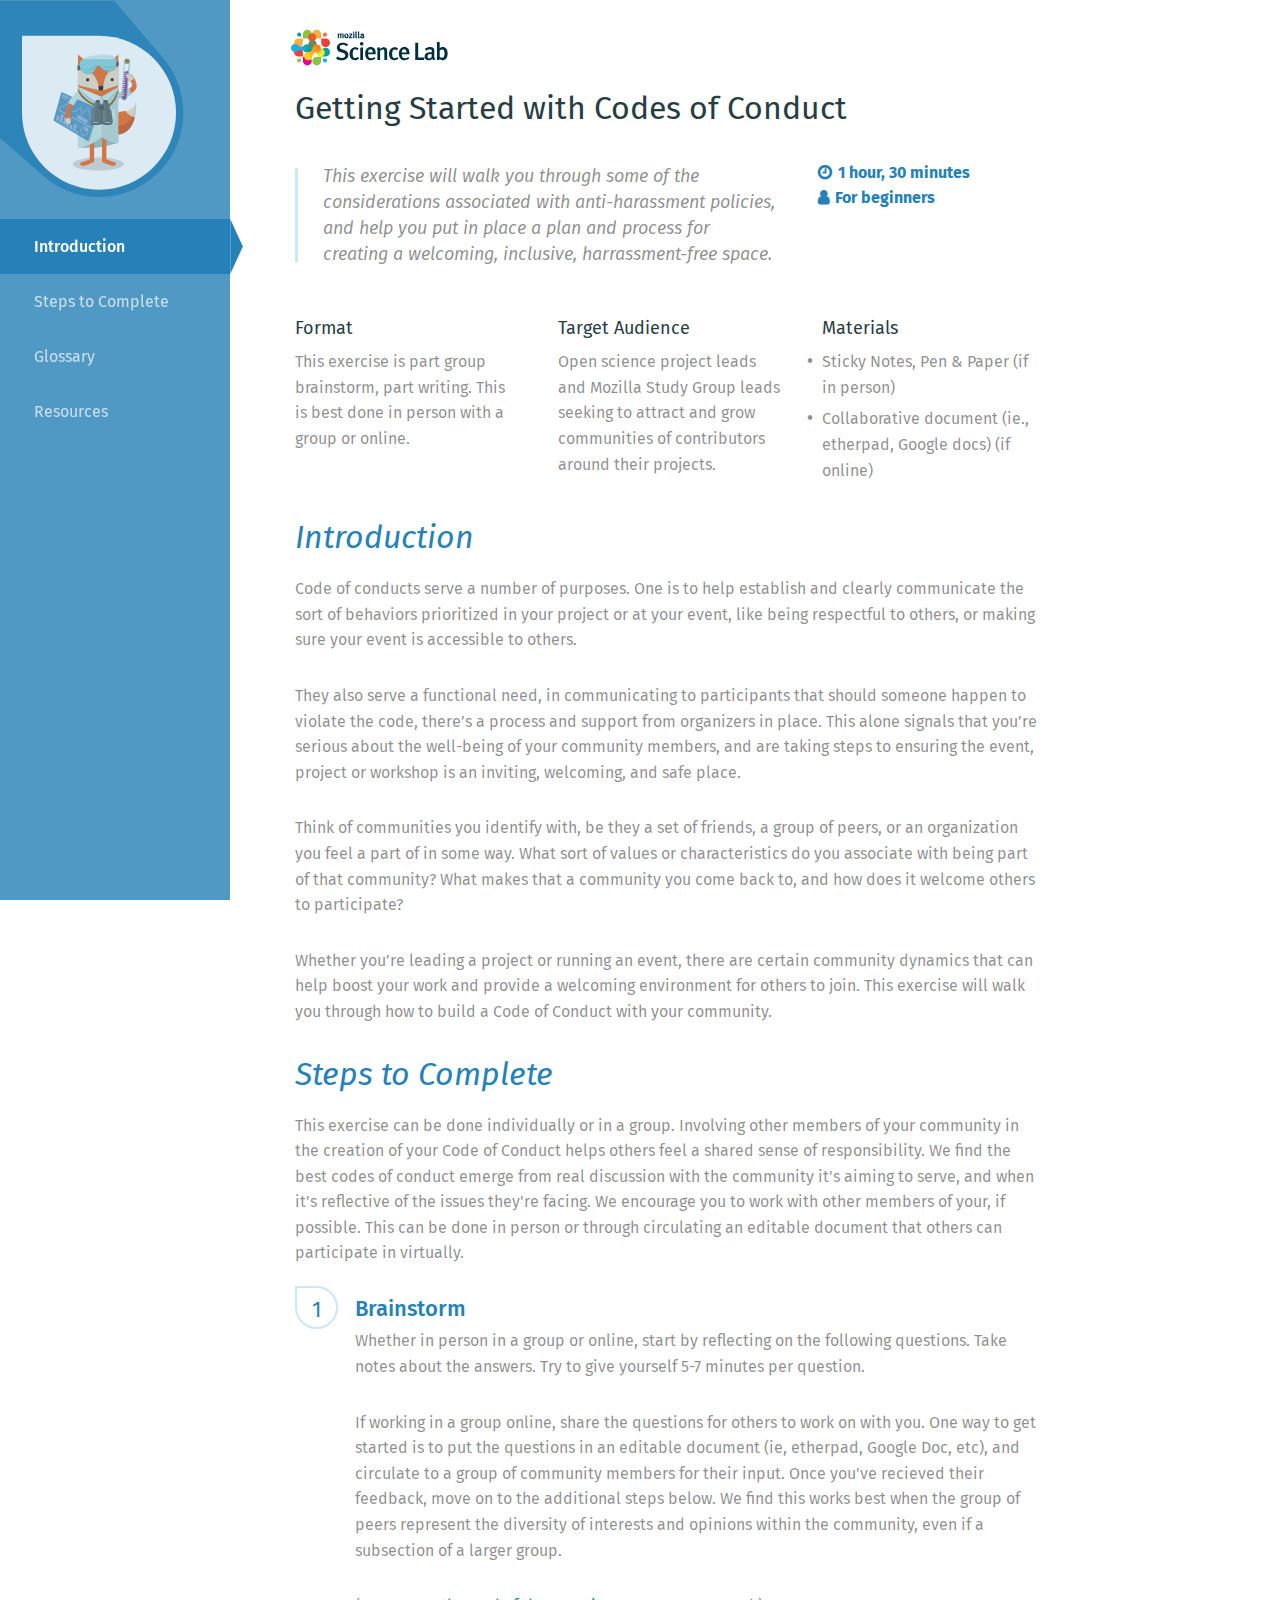
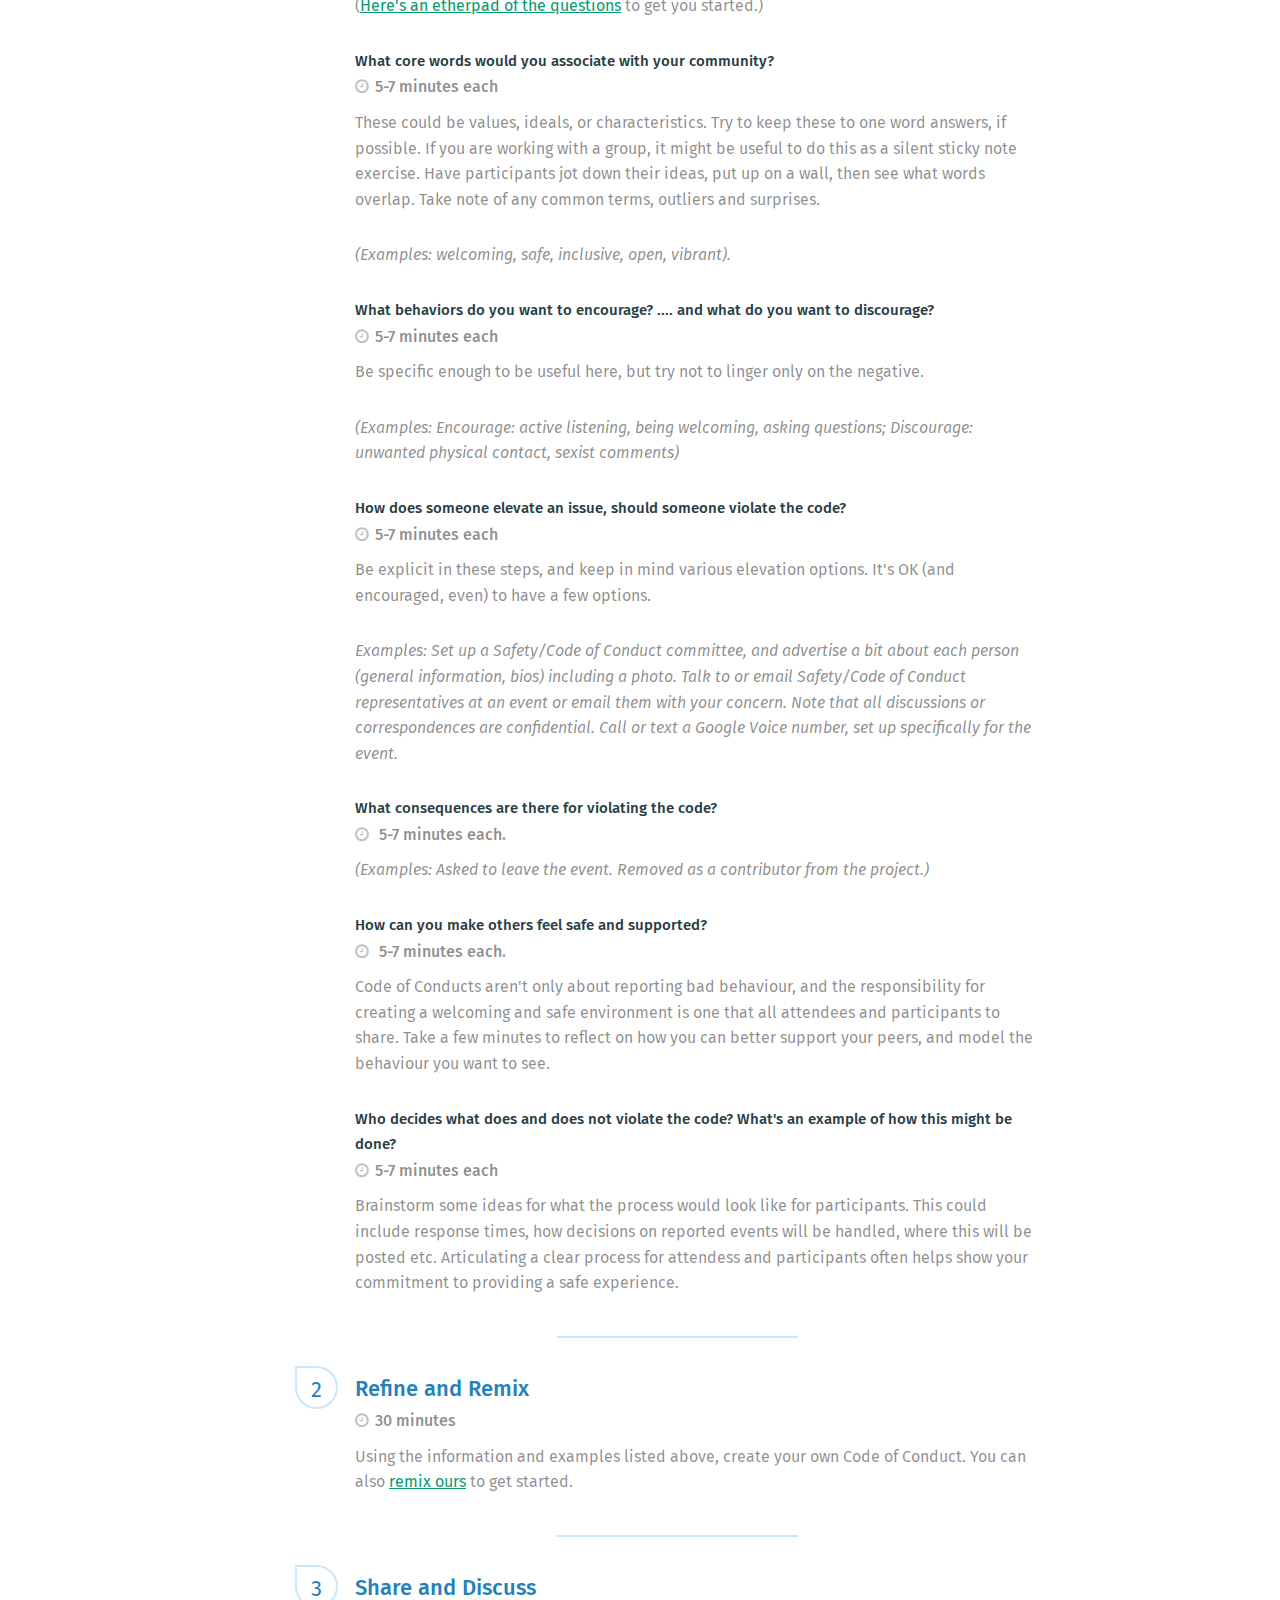
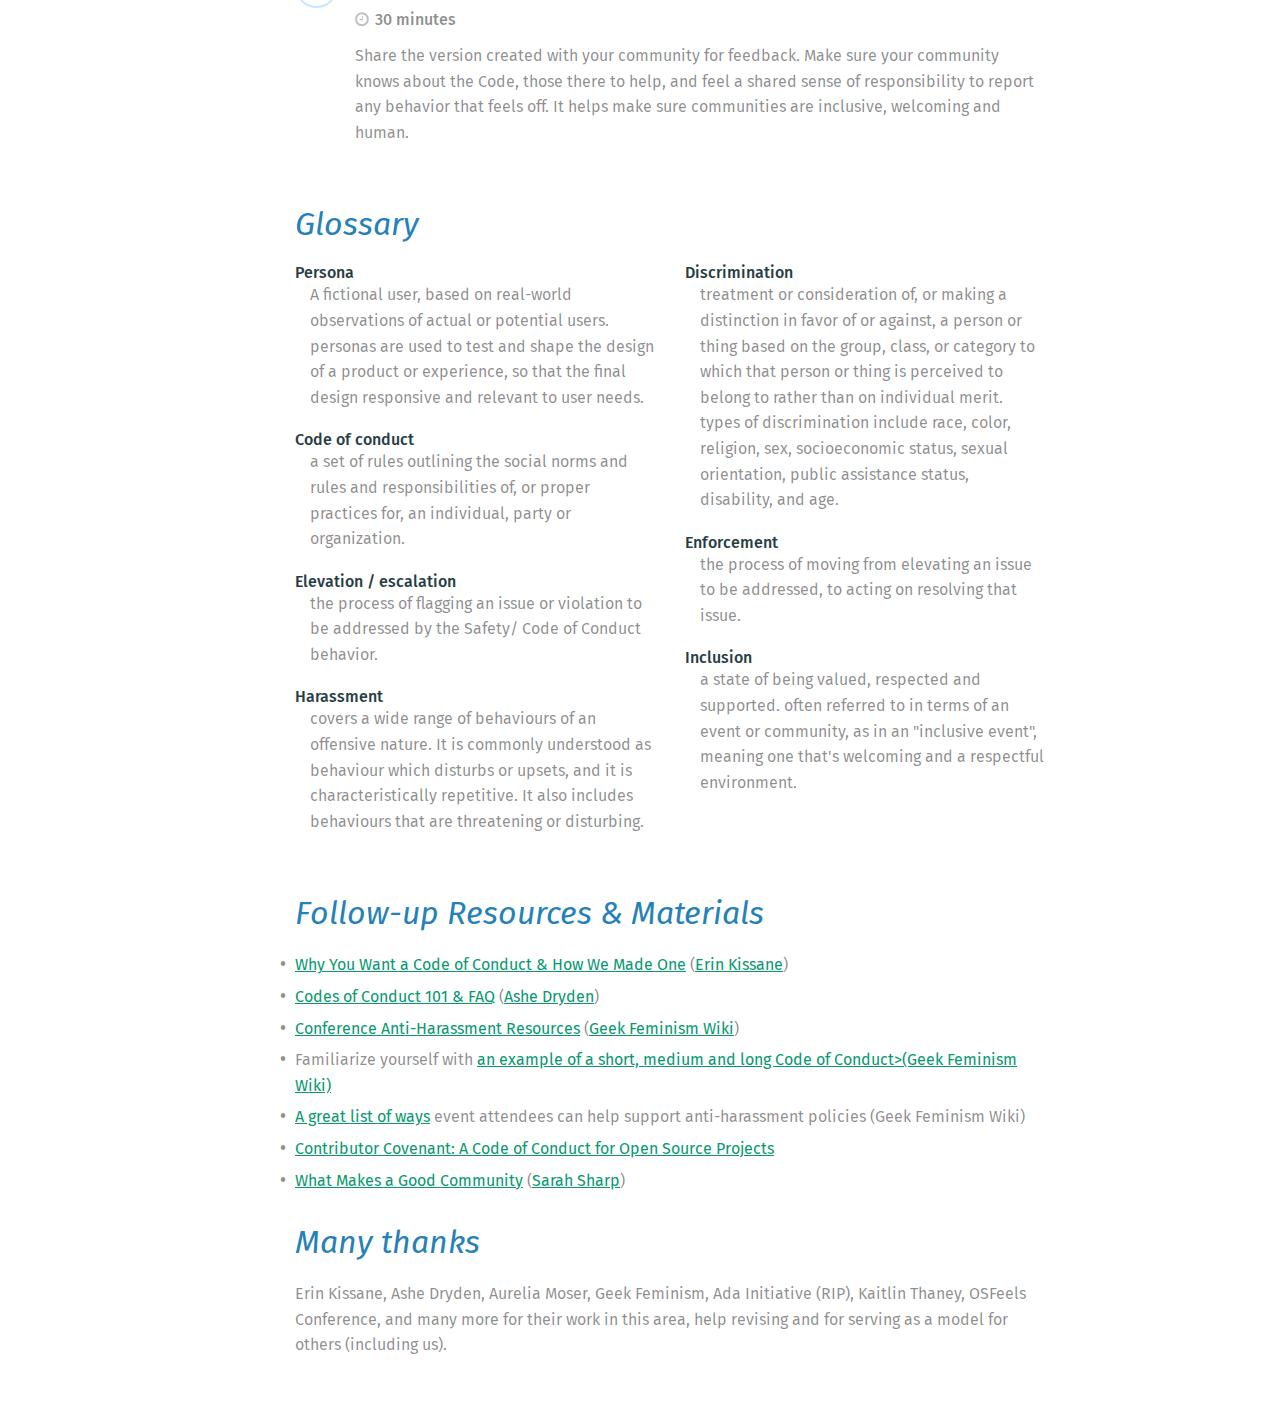
<file: code_of_conduct/index.html>
<!DOCTYPE html>
<html>
  <head>
    <title>Getting Started with Codes of Conduct</title>
    <meta charset="utf-8">
    <meta name="viewport" content="width=device-width, initial-scale=1">
    <link href='https://fonts.googleapis.com/css?family=Fira+Sans:400,400italic,500,500italic,700' rel='stylesheet' type='text/css'>
    <link rel="stylesheet" href="https://maxcdn.bootstrapcdn.com/font-awesome/4.5.0/css/font-awesome.min.css">
    <link rel="stylesheet" href="../assets/css/style.css">
    <link rel="icon" type="image/ico" href="https://mozillascience.org/img/favicon.ico">

    <script src="https://code.jquery.com/jquery-2.1.4.min.js" type="text/javascript" charset="utf-8"></script>
    <script src="../assets/javascript/script.js" type="text/javascript" charset="utf-8"></script>
  </head>

  <body>
    <aside>
      <div class="logo">
        <a href="http://mozillascience.github.io/working-open-workshop/" title="WOW-Berlin Homepage">
          <img src="../assets/images/science-fox.svg" />
        </a>
      </div>
      <nav>
        <a class="selected" href="#introduction">Introduction</a>
        <a href="#steps-to-complete">Steps to Complete</a>
        <a href="#glossary">Glossary</a>
        <a href="#resources">Resources</a>
      </nav>
    </aside>

    <article>
      <div class="logo">
        <a href="https://mozillascience.org" title="Mozilla Science Lab">
          <img src="../assets/images/science-lab-logo.svg" />
        </a>
      </div>

      <h1>Getting Started with Codes of Conduct</h1>

      <div class="meta-information">
        <p class="summary">
          This exercise will walk you through some of the considerations
          associated with anti-harassment policies, and help you put in place a
          plan and process for creating a welcoming, inclusive, harrassment-free
          space.
        </p>
        <div class="details">
          <time>1 hour, 30 minutes</time>
          <p class="difficulty">For beginners</p>
        </div>
      </div>

      <section class="presentation-details">
        <section>
          <h4>Format</h4>
          <p>
            This exercise is part group brainstorm, part writing. This is best
            done in person with a group or online.
          </p>
        </section>

        <section>
          <h4>Target Audience</h4>
          <p>
            Open science project leads and Mozilla Study Group leads seeking to
            attract and grow communities of contributors around their projects.
          </p>
        </section>

        <section>
          <h4>Materials</h4>
          <ul>
            <li>Sticky Notes, Pen &amp; Paper (if in person)</li>
            <li>Collaborative document (ie., etherpad, Google docs) (if online)</li>
          </ul>
        </section>
      </section>

      <h2 id="introduction">Introduction</h2>

      <p>
        Code of conducts serve a number of purposes. One is to help establish
        and clearly communicate the sort of behaviors prioritized in your
        project or at your event, like being respectful to others, or making
        sure your event is accessible to others.
      </p>

      <p>
        They also serve a functional need, in communicating to participants that
         should someone happen to violate the code, there’s a process and support
         from organizers in place. This alone signals that you’re serious about
         the well-being of your community members, and are taking steps to
         ensuring the event, project or workshop is an inviting, welcoming,
         and safe place.
      </p>

      <p>
        Think of communities you identify with, be they a set of friends, a group
        of peers, or an organization you feel a part of in some way. What sort
        of values or characteristics do you associate with being part of that
        community? What makes that a community you come back to, and how does it
        welcome others to participate?
      </p>

      <p>
        Whether you’re leading a project or running an event, there are certain
        community dynamics that can help boost your work and provide a welcoming
        environment for others to join. This exercise will walk you through how
        to build a Code of Conduct with your community.
      </p>

      <h2 id="steps-to-complete">Steps to Complete</h2>

      <p>
        This exercise can be done individually or in a group. Involving other
        members of your community in the creation of your Code of Conduct
        helps others feel a shared sense of responsibility. We find the best
        codes of conduct emerge from real discussion with the community it's
        aiming to serve, and when it's reflective of the issues they're
        facing. We encourage you to work with other members of your, if possible.
        This can be done in person or through circulating an editable document
        that others can participate in virtually.
      </p>


      <ol class="steps">
        <!-- Step 1 -->
        <li>
          <h1>Brainstorm</h1>
          <p>
            Whether in person in a group or online, start by reflecting on the
            following questions. Take notes about the answers. Try to give yourself
            5-7 minutes per question.
          </p>

          <p>
            If working in a group online, share the questions for others to work
            on with you. One way to get started is to put the questions in an
            editable document (ie, etherpad, Google Doc, etc), and circulate to
            a group of community members for their input. Once you've recieved
            their feedback, move on to the additional steps below. We find this
            works best when the group of peers represent the diversity of interests
            and opinions within the community, even if a subsection of a larger
            group.
          </p>

          <p>
            (<a href="https://public.etherpad-mozilla.org/p/CoC-template-questions">Here's an etherpad of the questions</a>
            to get you started.)
          </p>

          <ul>
            <li>
              <h2>What core words would you associate with your community?</h2>
              <time>5-7 minutes each</time>
              <p>
                These could be values, ideals, or characteristics. Try to keep
                these to one word answers, if possible. If you are working with
                a group, it might be useful to do this as a silent sticky note
                exercise. Have participants jot down their ideas, put up on a wall,
                then see what words overlap. Take note of any common terms,
                outliers and surprises.
              </p>
              <p>
                <em>(Examples: welcoming, safe, inclusive, open, vibrant).</em>
              </p>
            </li>
            <li>
              <h2>What behaviors do you want to encourage? .... and what do you want to discourage?</h2>
              <time>5-7 minutes each</time>
              <p>
                Be specific enough to be useful here, but try not to linger only
                on the negative.
              </p>
              <p>
                <em>(Examples: Encourage: active listening, being welcoming,
                  asking questions; Discourage: unwanted physical contact, sexist
                  comments)</em>
              </p>
            </li>
            <li>
              <h2>How does someone elevate an issue, should someone violate the code?</h2>
              <time>5-7 minutes each</time>
              <p>
                Be explicit in these steps, and keep in mind various elevation
                options. It's OK (and encouraged, even) to have a few options.
              </p>
              <p>
                <em>
                  Examples: Set up a Safety/Code of Conduct committee, and advertise a bit about each person (general information, bios) including a photo.
                  Talk to or email Safety/Code of Conduct representatives at an event or email them with your concern. Note that all discussions or correspondences are confidential.
                  Call or text a Google Voice number, set up specifically for the event.
                </em>
              </p>
            </li>
            <li>
              <h2>What consequences are there for violating the code?</h2>
              <time> 5-7 minutes each. </time>
              <p>
                <em>(Examples: Asked to leave the event. Removed as a contributor from the project.)</em>
              </p>
            </li>
            <li>
              <h2>How can you make others feel safe and supported?</h2>
              <time> 5-7 minutes each.</time>
              <p>
                Code of Conducts aren't only about reporting bad behaviour, and
                the responsibility for creating a welcoming and safe environment
                is one that all attendees and participants to share. Take a few
                minutes to reflect on how you can better support your peers, and
                model the behaviour you want to see.
              </p>
            </li>
            <li>
              <h2>Who decides what does and does not violate the code? What's an
                example of how this might be done?</h2>
              <time>5-7 minutes each</time>
              <p>
                Brainstorm some ideas for what the process would look like for
                participants. This could include response times, how decisions
                on reported events will be handled, where this will be posted etc.
                Articulating a clear process for attendess and participants often
                helps show your commitment to providing a safe experience.
              </p>
            </li>
          </ul>
        </li>

        <!-- Step 2 -->
        <li>
          <h1>Refine and Remix</h1>
          <time>30 minutes</time>
          <p>
            Using the information and examples listed above, create your own
            Code of Conduct. You can also <a href="https://github.com/mozillascience/code_of_conduct/CODE_OF_CONDUCT.md">remix ours</a>
             to get started.
          </p>
        </li>

        <!-- Step 3 -->
        <li>
          <h1>Share and Discuss</h1>
          <time>30 minutes</time>
          <p>
            Share the version created with your community for feedback. Make sure
            your community knows about the Code, those there to help, and feel a
            shared sense of responsibility to report any behavior that feels off.
            It helps make sure communities are inclusive, welcoming and human.
          </p>
        </li>
      </ol>

      <h2 id="glossary">Glossary</h2>
      <section class="glossary">
        <section class="term">
          <h3>Persona</h3>
          <p>
            A fictional user, based on real-world observations of actual or potential users. personas are used
            to test and shape the design of a product or experience, so that the final design responsive
            and relevant to user needs.
          </p>
        </section>
        <section class="term">
          <h3>Code of conduct</h3>
          <p>
            a set of rules outlining the social norms and rules and responsibilities of, or proper practices for, an individual, party or organization.
          </p>
        </section>
        <section class="term">
          <h3>Elevation / escalation</h3>
          <p>
            the process of flagging an issue or violation to be addressed by the Safety/ Code of Conduct behavior.
          </p>
        </section>
        <section class="term">
          <h3>Harassment</h3>
          <p>
            covers a wide range of behaviours of an offensive nature. It is commonly understood as behaviour which disturbs or upsets, and it is characteristically repetitive. It also includes behaviours that are threatening or disturbing.
          </p>
        </section>
        <section class="term">
          <h3>Discrimination</h3>
          <p>
            treatment or consideration of, or making a distinction in favor of or against, a person or thing based on the group, class, or category to which that person or thing is perceived to belong to rather than on individual merit. types of discrimination include race, color, religion, sex, socioeconomic status, sexual orientation, public assistance status, disability, and age.
          </p>
        </section>
        <section class="term">
          <h3>Enforcement</h3>
          <p>
            the process of moving from elevating an issue to be addressed, to acting on resolving that issue.
          </p>
        </section>
        <section class="term">
          <h3>Inclusion</h3>
          <p>
            a state of being valued, respected and supported. often referred to in terms of an event or community, as in an "inclusive event", meaning one that's welcoming and a respectful environment.
          </p>
        </section>
      </section>

      <h2 id="resources">Follow-up Resources &amp; Materials</h2>
      <ul>
        <li>
          <a href="http://incisive.nu/2014/codes-of-conduct/">Why You Want a Code of Conduct &amp; How We Made One</a> (<a href="https://twitter.com/kissane">Erin Kissane</a>)
        </li>
        <li>
          <a href="http://www.ashedryden.com/blog/codes-of-conduct-101-faq">Codes of Conduct 101 &amp; FAQ</a> (<a href="https://twitter.com/ashedryden">Ashe Dryden</a>)
        </li>
        <li>
          <a href="http://geekfeminism.wikia.com/wiki/Conference_anti-harassment">Conference Anti-Harassment Resources</a> (<a href="http://geekfeminism.wikia.com/">Geek Feminism Wiki</a>)
        </li>
        <li>
          Familiarize yourself with <a href="http://geekfeminism.wikia.com/wiki/Conference_anti-harassment/Policy">an example of a short, medium and long Code of Conduct>(Geek Feminism Wiki)
        </li>
        <li><a href="http://geekfeminism.wikia.com/wiki/Conference_anti-harassment/Actions">A great list of ways</a> event attendees can help support anti-harassment policies (Geek Feminism Wiki)
        <li>
          <a href="http://contributor-covenant.org/">Contributor Covenant:  A Code of Conduct for Open Source Projects</a>
        <li>
          <a href="http://sarah.thesharps.us/2015/10/06/what-makes-a-good-community/">What Makes a Good Community</a> (<a href="https://twitter.com/sarahsharp">Sarah Sharp</a>)
        </li>
      </ul>

      <h2>Many thanks</h2>
      <p>
        Erin Kissane, Ashe Dryden, Aurelia Moser, Geek Feminism, Ada Initiative (RIP),
        Kaitlin Thaney, OSFeels Conference, and many more for their work in this area,
        help revising and for serving as a model for others (including us).
      </p>
      <!--
      <section class="resources">
        <section class="resource">
          <h4>Resource Name</h4>
          <a href="#">http://link.to/resource</a>
          <p>This is a description of the resource. Summarizes what it is, you know?</p>
        </section>
      </section>
      -->

    </article>
  </body>
</html>
</file>
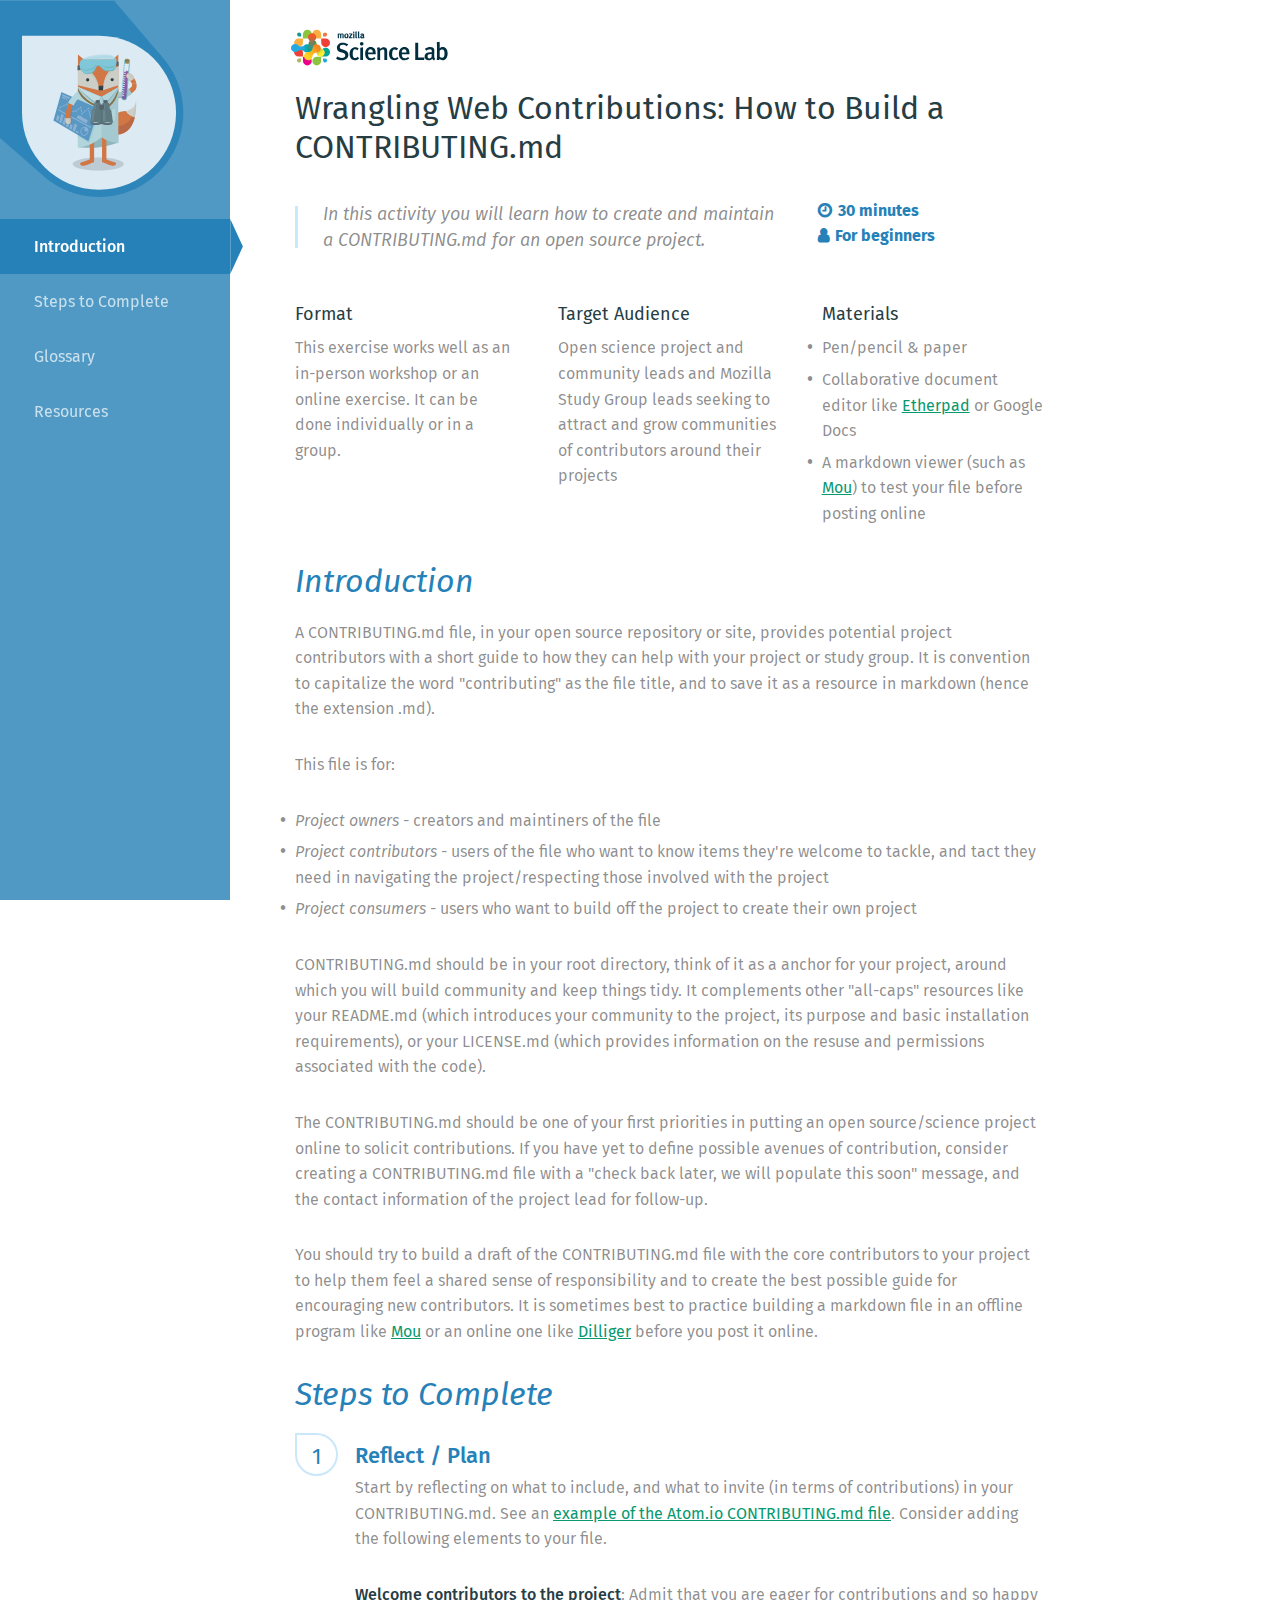
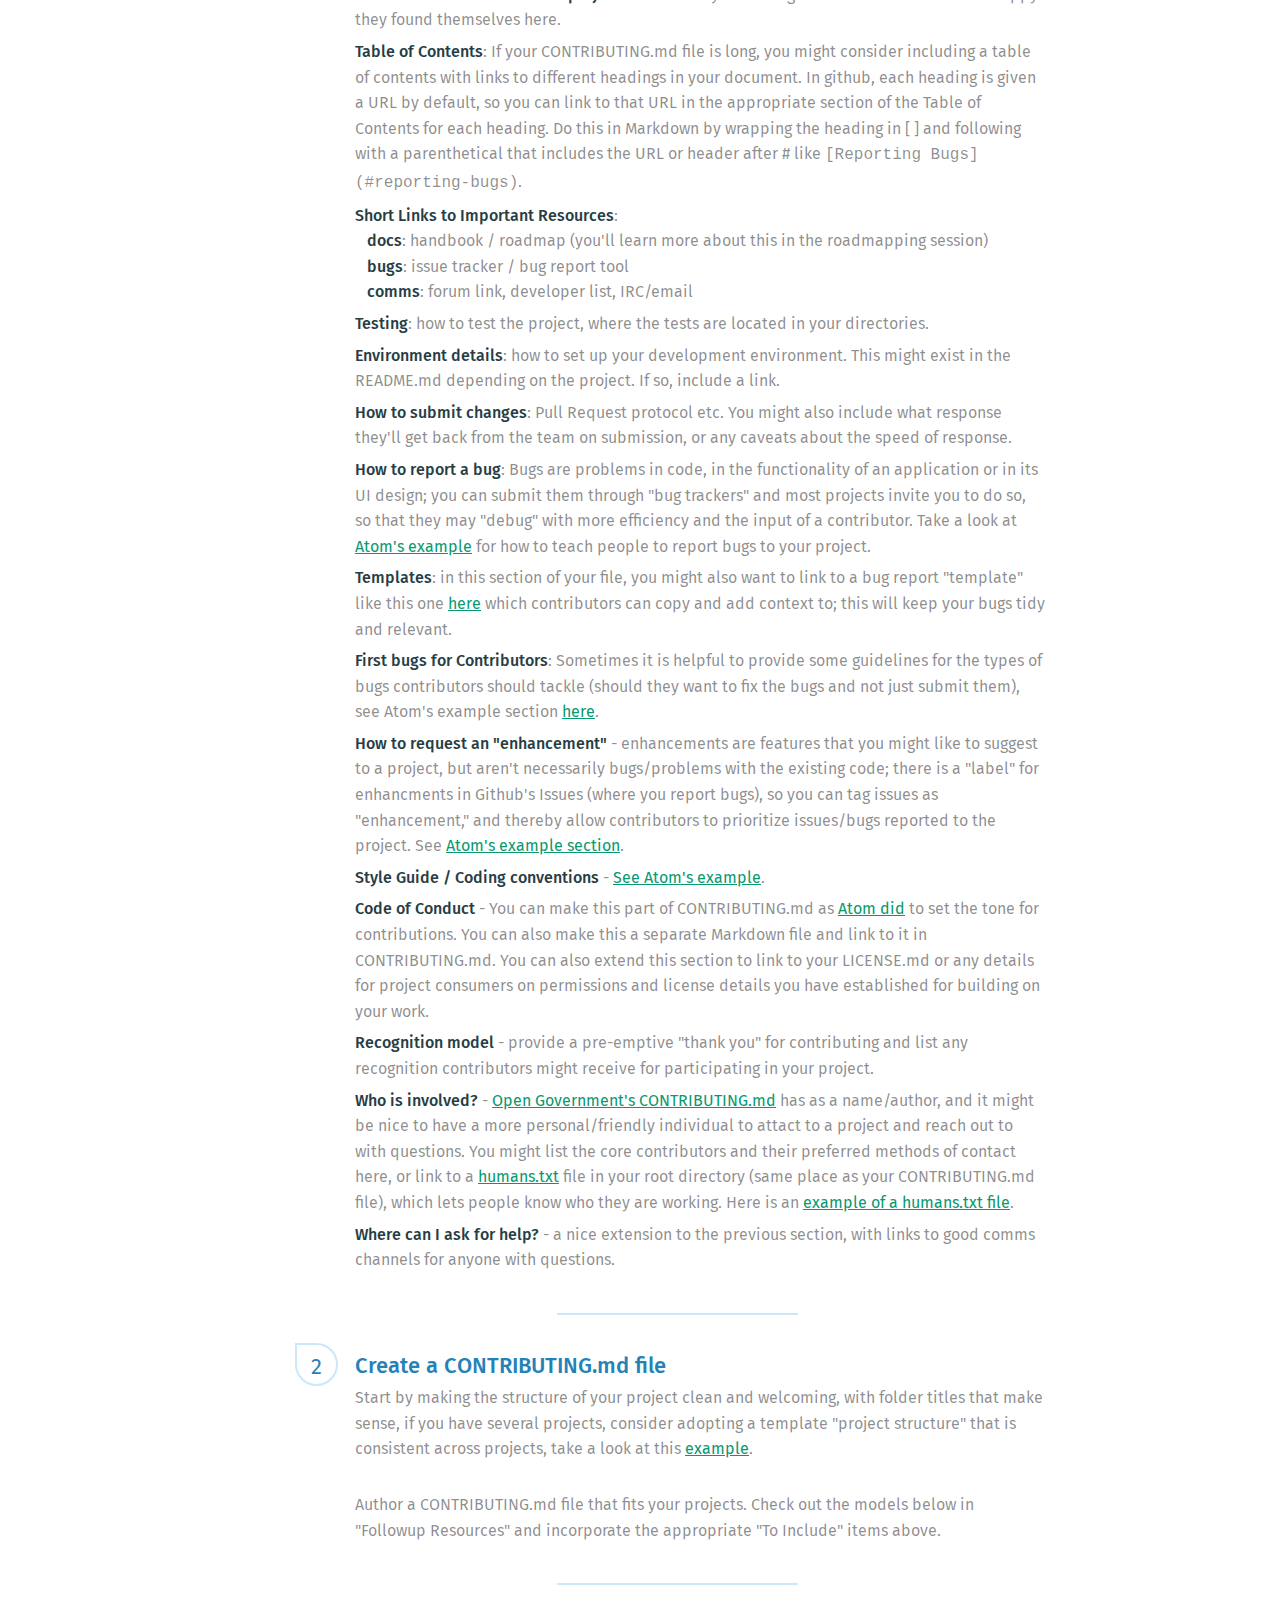
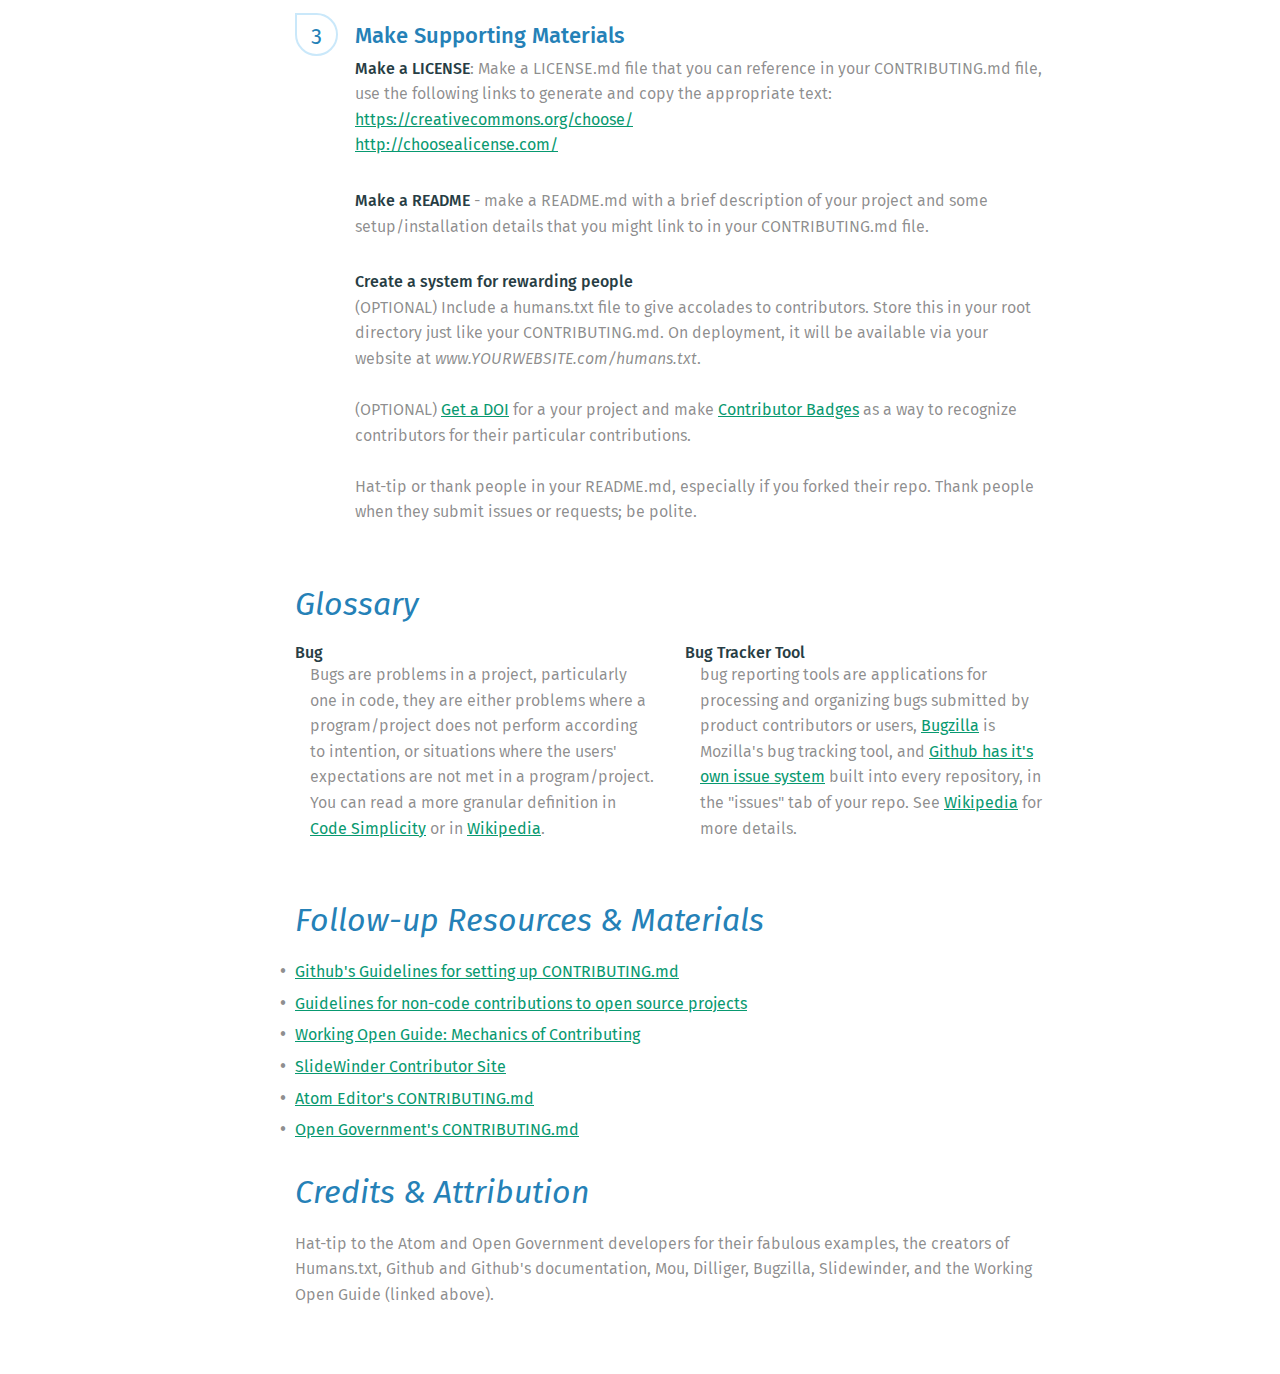
<file: contributing/index.html>
<!DOCTYPE html>
<html>
  <head>
    <title>Wrangling Web Contributions: How to Build a CONTRIBUTING.md</title>
    <meta charset="utf-8">
    <meta name="viewport" content="width=device-width, initial-scale=1">
    <link href='https://fonts.googleapis.com/css?family=Fira+Sans:400,400italic,500,500italic,700' rel='stylesheet' type='text/css'>
    <link rel="stylesheet" href="https://maxcdn.bootstrapcdn.com/font-awesome/4.5.0/css/font-awesome.min.css">
    <link rel="stylesheet" href="../assets/css/style.css">
    <link rel="icon" type="image/ico" href="https://mozillascience.org/img/favicon.ico">

    <script src="https://code.jquery.com/jquery-2.1.4.min.js" type="text/javascript" charset="utf-8"></script>
    <script src="../assets/javascript/script.js" type="text/javascript" charset="utf-8"></script>
  </head>

  <body>
    <aside>
      <div class="logo">
        <a href="http://mozillascience.github.io/working-open-workshop/" title="WOW-Berlin Homepage">
          <img src="../assets/images/science-fox.svg" />
        </a>
      </div>
      <nav>
        <a class="selected" href="#introduction">Introduction</a>
        <a href="#steps-to-complete">Steps to Complete</a>
        <a href="#glossary">Glossary</a>
        <a href="#resources">Resources</a>
      </nav>
    </aside>

    <article>
      <div class="logo">
        <a href="https://mozillascience.org" title="Mozilla Science Lab">
          <img src="../assets/images/science-lab-logo.svg" />
        </a>
      </div>


      <h1>Wrangling Web Contributions: How to Build a CONTRIBUTING.md</h1>

      <div class="meta-information">
        <p class="summary">
          In this activity you will learn how to create and maintain a CONTRIBUTING.md
          for an open source project.
        </p>
        <div class="details">
          <time>30 minutes</time>
          <p class="difficulty">For beginners</p>
        </div>
      </div>

      <section class="presentation-details">
        <section>
          <h4>Format</h4>
          <p>
            This exercise works well as an in-person workshop or an online exercise.
            It can be done individually or in a group.
          </p>
        </section>

        <section>
          <h4>Target Audience</h4>
          <p>
            Open science project and community leads and Mozilla Study Group leads
            seeking to attract and grow communities of contributors around their projects
          </p>
        </section>

        <section>
          <h4>Materials</h4>
          <ul>
            <li>
              Pen/pencil &amp; paper
            </li>
            <li>
               Collaborative document editor like
              <a href="https://github.com/mozillascience/working-open-workshop/blob/master/handouts/public.etherpad-mozilla.org">
              Etherpad</a> or Google Docs
            </li>
            <li>
              A markdown viewer (such as <a href="http://25.io/mou/">Mou</a>) to test
              your file before posting online
            </li>
          </ul>
        </section>
      </section>

      <h2 id="introduction">Introduction</h2>

      <p>
        A CONTRIBUTING.md file, in your open source repository or site, provides potential
        project contributors with a short guide to how they can help with your project or
        study group. It is convention to capitalize the word "contributing" as the file title,
        and to save it as a resource in markdown (hence the extension .md).
      </p>

      <p>
        This file is for:
        <ul>
          <li><em>Project owners</em> - creators and maintiners of the file</li>
          <li><em>Project contributors</em> - users of the file who want to know items
            they're welcome to tackle, and tact they need in navigating the project/respecting
            those involved with the project</li>
          <li><em>Project consumers</em> - users who want to build off the project to create
            their own project</li>
        </ul>
      </p>
      <p>
        CONTRIBUTING.md should be in your root directory, think of it as a anchor for
        your project, around which you will build community and keep things tidy. It
        complements other "all-caps" resources like your README.md (which introduces your
        community to the project, its purpose and basic installation requirements), or
        your LICENSE.md (which provides information on the resuse and permissions associated
        with the code).
      </p>

      <p>
        The CONTRIBUTING.md should be one of your first priorities in putting an open
        source/science project online to solicit contributions. If you have yet to define
        possible avenues of contribution, consider creating a CONTRIBUTING.md file with a
        "check back later, we will populate this soon" message, and the contact information
        of the project lead for follow-up.
        <!-- <figure>
          <img src="https://camo.githubusercontent.com/692cce646fef622cce1c2bc0d25a97a9523783db/687474703a2f2f692e696d6775722e636f6d2f587038544d76542e706e67" />
          <figcaption>Where the Atom.io CONTRIBUTING.md file lives in GitHub</figcaption>
        </figure> -->
      </p>

      <p>
        You should try to build a draft of the CONTRIBUTING.md file with the core contributors
        to your project to help them feel a shared sense of responsibility and to create the
        best possible guide for encouraging new contributors.  It is sometimes best to practice
        building a markdown file in an offline program like <a href="http://25.io/mou/">Mou</a>
        or an online one like <a href="http://dillinger.io/">Dilliger</a> before you post it online.
      </p>

      <h2 id="steps-to-complete">Steps to Complete</h2>

      <ol class="steps">
        <!-- Step 1 -->
        <li>
          <h1>Reflect / Plan</h1>
          <p>
            Start by reflecting on what to include, and what to invite (in terms of contributions)
            in your CONTRIBUTING.md.  See an <a href="https://github.com/atom/atom/blob/master/CONTRIBUTING.md">
            example of the Atom.io CONTRIBUTING.md file</a>.  Consider adding the following elements
            to your file.
          </p>
          <p>
          <ul>
            <li>
              <strong>Welcome contributors to the project</strong>: Admit that you
              are eager for contributions and so happy they found themselves here.
            </li>
            <li>
              <strong>Table of Contents</strong>:
                If your CONTRIBUTING.md file is long, you might consider including a table
                of contents with links to different headings in your document. In github,
                each heading is given a URL by default, so you can link to that URL in the
                appropriate section of the Table of Contents for each heading. Do this in
                Markdown by wrapping the heading in [ ] and following with a parenthetical
                that includes the URL or header after # like <code>[Reporting Bugs](#reporting-bugs)</code>.
            </li>
            <li>
              <strong>Short Links to Important Resources</strong>:<br />
              &nbsp;&nbsp;&nbsp;<strong>docs</strong>: handbook / roadmap (you'll learn more about this in
              the roadmapping session)<br />
              &nbsp;&nbsp;&nbsp;<strong>bugs</strong>: issue tracker / bug report tool<br />
              &nbsp;&nbsp;&nbsp;<strong>comms</strong>: forum link, developer list, IRC/email<br />
            </li>
            <li>
              <strong>Testing</strong>: how to test the project, where the tests are
              located in your directories.
            </li>
            <li>
              <strong>Environment details</strong>: how to set up your development
              environment.  This might exist in the README.md depending on the project.
              If so, include a link.
            </li>
            <li>
              <strong>How to submit changes</strong>: Pull Request protocol etc. You
              might also include what response they'll get back from the team on submission,
              or any caveats about the speed of response.
            </li>
            <li>
              <strong>How to report a bug</strong>: Bugs are problems in code, in the
              functionality of an application or in its UI design; you can submit them
              through "bug trackers" and most projects invite you to do so, so that
              they may "debug" with more efficiency and the input of a contributor.
              Take a look at <a href="https://github.com/atom/atom/blob/master/CONTRIBUTING.md#reporting-bugs">
              Atom's example</a> for how to teach people to report bugs to your project.
            </li>
            <li>
              <strong>Templates</strong>: in this section of your file, you might also
              want to link to a bug report "template" like this one
              <a href="https://gist.github.com/auremoser/72803ba969d0e61ff070">here</a>
              which contributors can copy and add context to; this will keep your bugs
              tidy and relevant.
            </li>
            <li>
              <strong>First bugs for Contributors</strong>: Sometimes it is helpful to
              provide some guidelines for the types of bugs contributors should tackle
              (should they want to fix the bugs and not just submit them), see Atom's
              example section <a href="https://github.com/atom/atom/blob/master/CONTRIBUTING.md#styleguides">here</a>.
            </li>
            <li>
              <strong>How to request an "enhancement"</strong> - enhancements are features that
              you might like to suggest to a project, but aren't necessarily bugs/problems with
              the existing code; there is a "label" for enhancments in Github's Issues
              (where you report bugs), so you can tag issues as "enhancement," and thereby
              allow contributors to prioritize issues/bugs reported to the project.
              See <a href="https://github.com/atom/atom/blob/master/CONTRIBUTING.md#suggesting-enhancements">Atom's
              example section</a>.
            </li>
            <li>
              <strong>Style Guide / Coding conventions</strong> -
              <a href="https://github.com/atom/atom/blob/master/CONTRIBUTING.md#styleguides">See Atom's example</a>.
            </li>
            <li>
              <strong>Code of Conduct</strong> - You can make this part of CONTRIBUTING.md as
              <a href="https://github.com/atom/atom/blob/master/CONTRIBUTING.md#code-of-conduct">Atom did</a> to
              set the tone for contributions.  You can also make this a separate Markdown file
              and link to it in CONTRIBUTING.md.  You can also extend this section to link to your
              LICENSE.md or any details for project consumers on permissions and license details you
              have established for building on your work.
            </li>
            <li>
              <strong>Recognition model</strong> - provide a pre-emptive "thank you" for
              contributing and list any recognition contributors might receive for
              participating in your project.
            </li>
            <li>
              <strong>Who is involved?</strong> - <a href="https://github.com/opengovernment/opengovernment/blob/master/CONTRIBUTING.md">Open Government's CONTRIBUTING.md</a>
              has as a name/author, and it might be nice to have a more personal/friendly individual
              to attact to a project and reach out to with questions. You might list the core
              contributors and their preferred methods of contact here, or link to a
              <a href="http://humanstxt.org/">humans.txt</a> file in your root directory (same
              place as your CONTRIBUTING.md file), which lets people know who they are working. Here
              is an <a href="http://www.stereosemantics.com/humans.txt">example of a humans.txt file</a>.
            </li>
            <li>
              <strong>Where can I ask for help?</strong> - a nice extension to the previous section,
              with links to good comms channels for anyone with questions.
            </li>
          </ul>
        </p>
        </li>

        <!-- Step 2 -->
        <li>
          <h1>Create a CONTRIBUTING.md file</h1>
          <!-- <time>3 minutes each</time> -->
          <p>
            Start by making the structure of your project clean and welcoming, with folder titles that
            make sense, if you have several projects, consider adopting a template "project structure"
            that is consistent across projects, take a look at this <a href="https://github.com/CODESIGN2/Project-Structure">example</a>.
          </p>
          <p>
            Author a CONTRIBUTING.md file that fits your projects. Check out the models below in "Followup
            Resources" and incorporate the appropriate "To Include" items above.
          </p>
        </li>

        <!-- Step 3 -->
        <li>
          <h1>Make Supporting Materials</h1>
          <!-- <time>30 minutes</time> -->
          <p>
            <strong>Make a LICENSE</strong>: Make a LICENSE.md file that you can reference in your CONTRIBUTING.md file,
            use the following links to generate and copy the appropriate text:
            <a href="https://creativecommons.org/choose/">https://creativecommons.org/choose/</a><br />
            <a href="http://choosealicense.com/">http://choosealicense.com/</a>
          </p>

          <p>
            <strong>Make a README</strong> - make a README.md with a brief description of your project and some
            setup/installation details that you might link to in your CONTRIBUTING.md file.
          </p>

          <p>
            <strong>Create a system for rewarding people</strong><br />
            (OPTIONAL) Include a humans.txt file to give accolades to contributors.
            Store this in your root directory just like your CONTRIBUTING.md.  On deployment,
            it will be available via your website at <em>www.YOURWEBSITE.com/humans.txt</em>.<br />
            <br />(OPTIONAL) <a href="https://guides.github.com/activities/citable-code/">Get a DOI</a> for
            a your project and make <a href="https://mozillascience.org/projects/contributorship-badges">Contributor
            Badges</a> as a way to recognize contributors for their particular contributions.<br />
            <br />Hat-tip or thank people in your README.md, especially if you forked their repo.  Thank
            people when they submit issues or requests; be polite.
          </p>
        </li>
      </ol>

      <h2 id="glossary">Glossary</h2>
      <section class="glossary">
        <section class="term">
          <h3>Bug</h3>
          <p>
            Bugs are problems in a project, particularly one in code, they are either
            problems where a program/project does not perform according to intention,
            or situations where the users' expectations are not met in a program/project.
            You can read a more granular definition in
            <a href="http://www.codesimplicity.com/post/what-is-a-bug/">Code Simplicity</a>
            or in <a href="https://en.wikipedia.org/wiki/Software_bug">Wikipedia</a>.
          </p>
        </section>
        <section class="term">
          <h3>Bug Tracker Tool</h3>
          <p>
            bug reporting tools are applications for processing and organizing bugs
            submitted by product contributors or users, <a href="https://bugzilla.mozilla.org/">Bugzilla</a>
            is Mozilla's bug tracking tool, and <a href="https://github.com/features">Github has
            it's own issue system</a> built into every repository, in the "issues" tab of your repo.
            See <a href="https://en.wikipedia.org/wiki/Bug_tracking_system">Wikipedia</a> for more details.
          </p>
        </section>
      </section>

      <h2 id="resources">Follow-up Resources &amp; Materials</h2>
      <ul>
        <li>
          <a href="https://help.github.com/articles/setting-guidelines-for-repository-contributors/">Github's Guidelines for setting up CONTRIBUTING.md</a>
        </li>
        <li>
          <a href="https://opensource.com/life/16/1/8-ways-contribute-open-source-without-writing-code">Guidelines for non-code contributions to open source projects</a>
        </li>
        <li>
          <a href="http://mozillascience.github.io/leadership-training/03.1-mechanics.html">Working Open Guide: Mechanics of Contributing</a>
        </li>
        <li>
          <a href="http://www.slidewinder.io/docs/">SlideWinder Contributor Site</a>
        </li>
        <li>
          <a href="https://github.com/atom/atom/blob/master/CONTRIBUTING.md">Atom Editor's CONTRIBUTING.md</a>
        </li>
        <li>
          <a href="https://github.com/opengovernment/opengovernment/blob/master/CONTRIBUTING.md">Open Government's CONTRIBUTING.md</a>
        </li>
      </ul>

      <h2>Credits &amp; Attribution</h2>
      <p>
        Hat-tip to the Atom and Open Government developers for their fabulous examples, the
        creators of Humans.txt, Github and Github's documentation, Mou, Dilliger, Bugzilla,
        Slidewinder, and the Working Open Guide (linked above).
      </p>



      <!--
      <section class="resources">
        <section class="resource">
          <h4>Resource Name</h4>
          <a href="#">http://link.to/resource</a>
          <p>This is a description of the resource. Summarizes what it is, you know?</p>
        </section>
      </section>
      -->

    </article>
  </body>
</html>
</file>
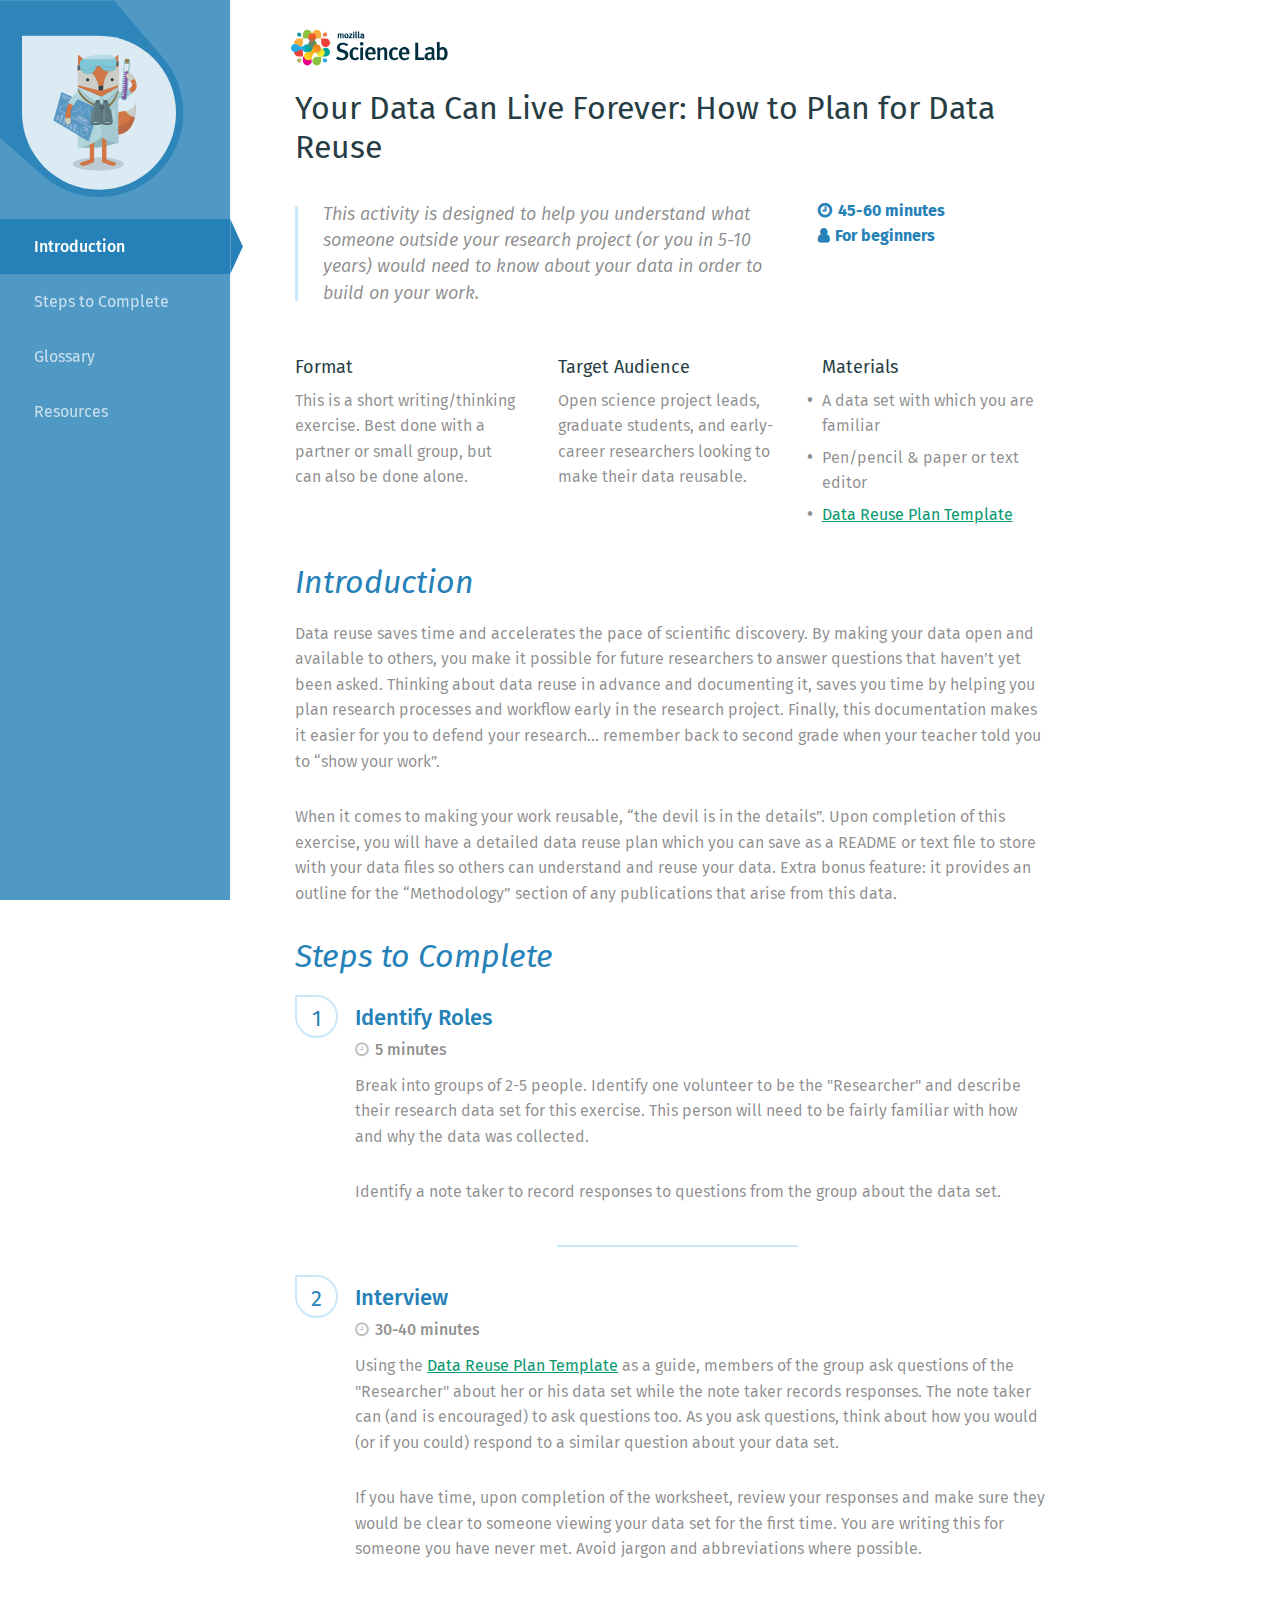
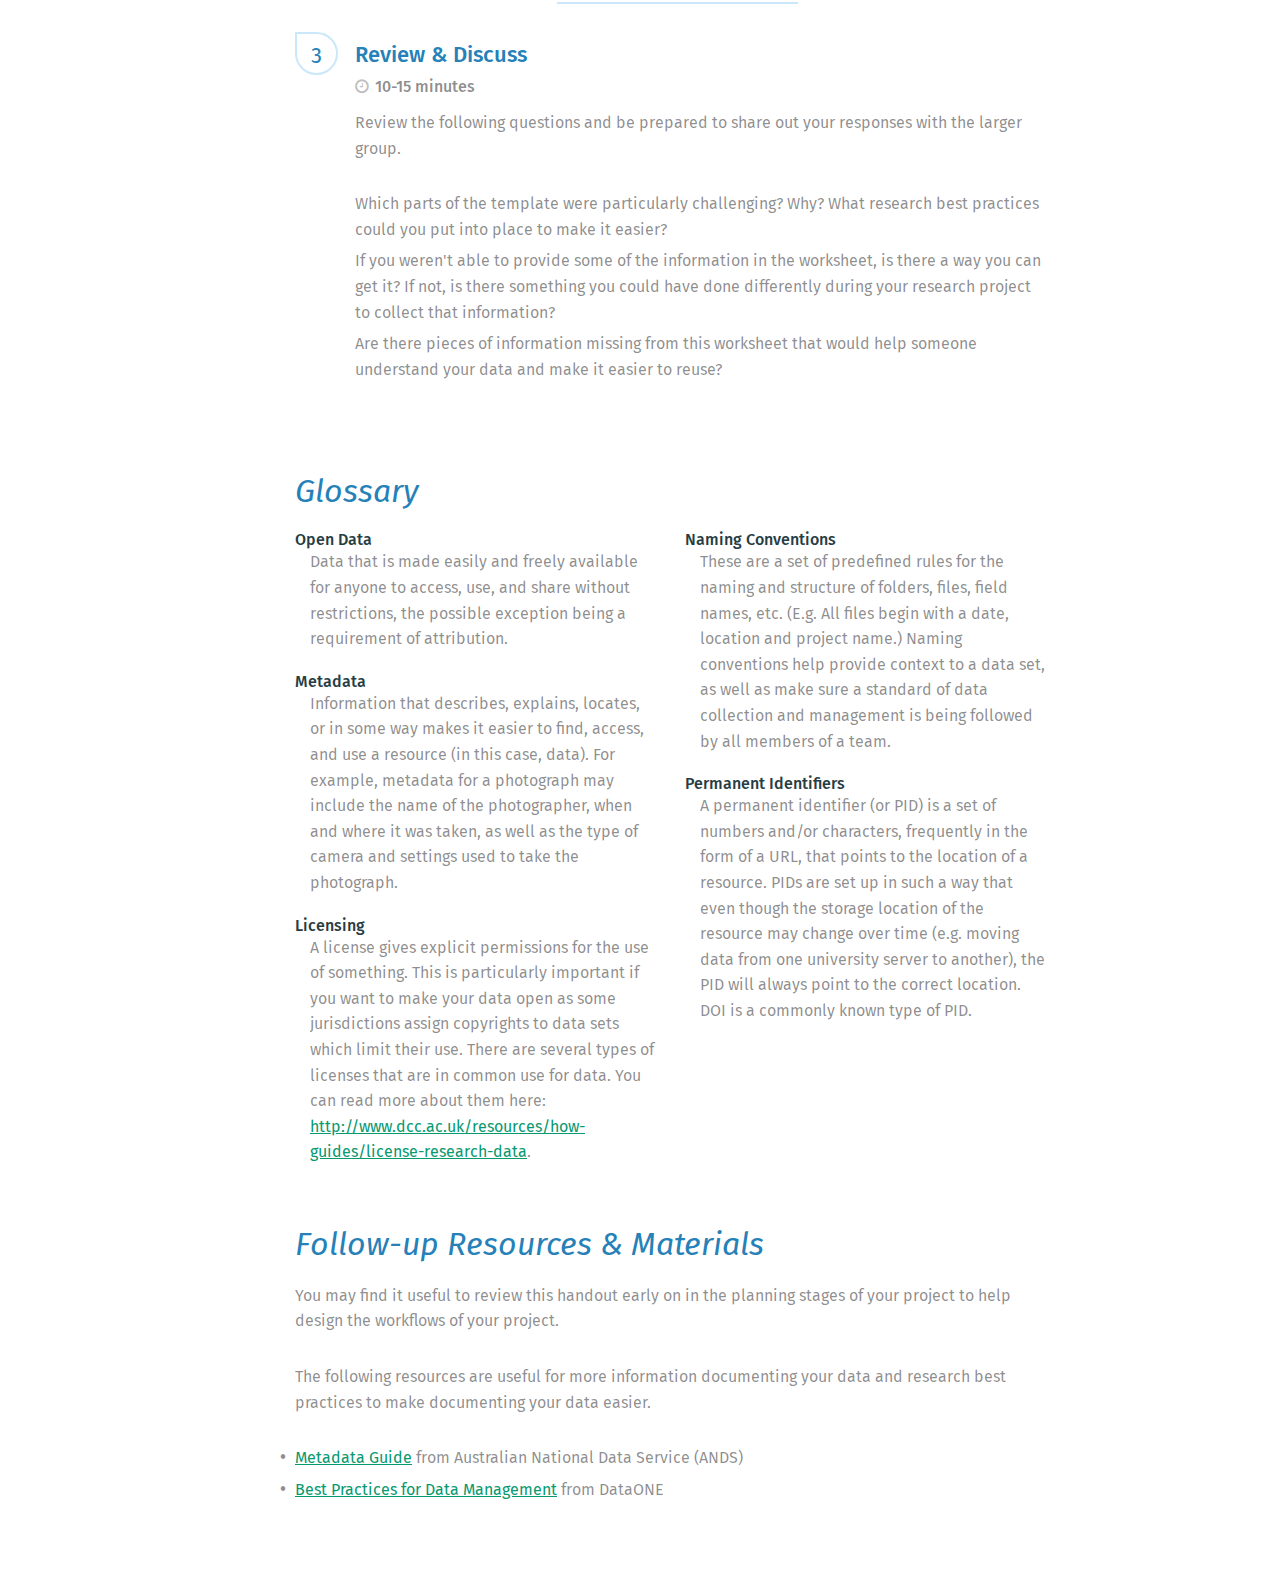
<file: data_reuse/index.html>
<!DOCTYPE html>
<html>
  <head>
    <title>Your Data Can Live Forever: How to Plan for Data Reuse</title>
    <meta charset="utf-8">
    <meta name="viewport" content="width=device-width, initial-scale=1">
    <link href='https://fonts.googleapis.com/css?family=Fira+Sans:400,400italic,500,500italic,700' rel='stylesheet' type='text/css'>
    <link rel="stylesheet" href="https://maxcdn.bootstrapcdn.com/font-awesome/4.5.0/css/font-awesome.min.css">
    <link rel="stylesheet" href="../assets/css/style.css">
    <link rel="icon" type="image/ico" href="https://mozillascience.org/img/favicon.ico">

    <script src="https://code.jquery.com/jquery-2.1.4.min.js" type="text/javascript" charset="utf-8"></script>
    <script src="../assets/javascript/script.js" type="text/javascript" charset="utf-8"></script>
  </head>

  <body>
    <aside>
      <div class="logo">
        <a href="http://mozillascience.github.io/working-open-workshop/" title="WOW-Berlin Homepage">
          <img src="../assets/images/science-fox.svg" />
        </a>
      </div>
      <nav>
        <a class="selected" href="#introduction">Introduction</a>
        <a href="#steps-to-complete">Steps to Complete</a>
        <a href="#glossary">Glossary</a>
        <a href="#resources">Resources</a>
      </nav>
    </aside>

    <article>
      <div class="logo">
        <a href="https://mozillascience.org" title="Mozilla Science Lab">
          <img src="../assets/images/science-lab-logo.svg" />
        </a>
      </div>

      <h1>Your Data Can Live Forever: How to Plan for Data Reuse</h1>

      <div class="meta-information">
        <p class="summary">
          This activity is designed to help you understand what someone outside your research
          project (or you in 5-10 years) would need to know about your data in order to build
          on your work.
        </p>
        <div class="details">
          <time>45-60 minutes</time>
          <p class="difficulty">For beginners</p>
        </div>
      </div>

      <section class="presentation-details">
        <section>
          <h4>Format</h4>
          <p>
            This is a short writing/thinking exercise.  Best done with a partner
            or small group, but can also be done alone.
          </p>
        </section>

        <section>
          <h4>Target Audience</h4>
          <p>
            Open science project leads, graduate students, and early-career researchers
            looking to make their data reusable.
          </p>
        </section>

        <section>
          <h4>Materials</h4>
          <ul>
            <li>A data set with which you are familiar</li>
            <li>Pen/pencil &amp; paper or text editor</li>
            <li><a href="https://github.com/mozillascience/working-open-workshop/blob/gh-pages/handouts/data_reuse_plan_template.md">
            Data Reuse Plan Template</a></li>
          </ul>
        </section>
      </section>

      <h2 id="introduction">Introduction</h2>

      <p>
        Data reuse saves time and accelerates the pace of scientific discovery. By making your
        data open and available to others, you make it possible for future researchers to answer
        questions that haven’t yet been asked. Thinking about data reuse in advance and documenting
        it, saves you time by helping you plan research processes and workflow early in the
        research project. Finally, this documentation makes it easier for you to defend your
        research... remember back to second grade when your teacher told you to “show your work”.
      </p>

      <p>
        When it comes to making your work reusable, “the devil is in the details”. Upon completion
        of this exercise, you will have a detailed data reuse plan which you can save as a README
        or text file to store with your data files so others can understand and reuse your data.
        Extra bonus feature: it provides an outline for the “Methodology” section of any publications
        that arise from this data.
      </p>

      <h2 id="steps-to-complete">Steps to Complete</h2>

      <ol class="steps">
        <!-- Step 1 -->
        <li>
          <h1>Identify Roles</h1>
          <time>5 minutes</time>
          <p>
            Break into groups of 2-5 people.  Identify one volunteer to be the "Researcher"
            and describe their research data set for this exercise.  This person will need
            to be fairly familiar with how and why the data was collected.
          </p>

          <p>
            Identify a note taker to record responses to questions from the group about the
            data set.
          </p>
        </li>

        <!-- Step 2 -->
        <li>
          <h1>Interview</h1>
          <time>30-40 minutes</time>
          <p>
            Using the <a href="https://github.com/mozillascience/working-open-workshop/blob/gh-pages/handouts/data_reuse_plan_template.md">
            Data Reuse Plan Template</a> as a guide, members of the group ask questions
            of the "Researcher" about her or his data set while the note taker records responses.
            The note taker can (and is encouraged) to ask questions too.  As you ask questions,
            think about how you would (or if you could) respond to a similar question about your
            data set.
          </p>
          <p>
            If you have time, upon completion of the worksheet, review your responses and make
            sure they would be clear to someone viewing your data set for the first time.  You are
            writing this for someone you have never met.  Avoid jargon and abbreviations where
            possible.
          </p>
        </li>

        <!-- Step 3 -->
        <li>
          <h1>Review &amp; Discuss</h1>
          <time>10-15 minutes</time>
          <p>
            Review the following questions and be prepared to share out your responses with
            the larger group.
            <ol>
              <li>
                Which parts of the template were particularly challenging? Why? What research
                best practices could you put into place to make it easier?
              </li>
              <li>
                If you weren't able to provide some of the information in the worksheet, is
                there a way you can get it?  If not, is there something you could have done
                differently during your research project to collect that information?
              </li>
              <li>
                Are there pieces of information missing from this worksheet that would help
                someone understand your data and make it easier to reuse?
              </li>
            </ol>
          </p>
        </li>

        <!-- Step 4 -->
      </ol>

      <h2 id="glossary">Glossary</h2>
      <section class="glossary">
        <section class="term">
          <h3>Open Data</h3>
          <p>
            Data that is made easily and freely available for anyone to access, use, and
            share without restrictions, the possible exception being a requirement of
            attribution.
          </p>
        </section>
        <section class="term">
          <h3>Metadata</h3>
          <p>
            Information that describes, explains, locates, or in some way makes it easier to
            find, access, and use a resource (in this case, data). For example, metadata for
            a photograph may include the name of the photographer, when and where it was taken,
            as well as the type of camera and settings used to take the photograph.
          </p>
        </section>
        <section class="term">
          <h3>Licensing</h3>
          <p>
            A license gives explicit permissions for the use of something. This is particularly
            important if you want to make your data open as some jurisdictions assign
            copyrights to data sets which limit their use. There are several types of
            licenses that are in common use for data. You can read more about them
            here: <a href="http://www.dcc.ac.uk/resources/how-guides/license-research-data">
            http://www.dcc.ac.uk/resources/how-guides/license-research-data</a>.
          </p>
        </section>
        <section class="term">
          <h3>Naming Conventions</h3>
          <p>
            These are a set of predefined rules for the naming and structure of folders, files,
            field names, etc. (E.g. All files begin with a date, location and project name.)
            Naming conventions help provide context to a data set, as well as make sure a
            standard of data collection and management is being followed by all members of a
            team.
          </p>
        </section>
        <section class="term">
          <h3>Permanent Identifiers</h3>
          <p>
            A permanent identifier (or PID) is a set of numbers and/or characters, frequently
            in the form of a URL, that points to the location of a resource. PIDs are set up
            in such a way that even though the storage location of the resource may change
            over time (e.g. moving data from one university server to another), the PID will
            always point to the correct location. DOI is a commonly known type of PID.
          </p>
        </section>
      </section>

      <h2 id="resources">Follow-up Resources &amp; Materials</h2>
      <p>
        You may find it useful to review this handout early on in the planning stages
        of your project to help design the workflows of your project.
      </p>
      <p>
        The following resources are useful for more information documenting your data
        and research best practices to make documenting your data easier.
        <ul>
          <li>
            <a href="http://www.ands.org.au/guides/metadata-working.html">Metadata Guide</a>
            from Australian National Data Service (ANDS)
          </li>
          <li>
            <a href="https://www.dataone.org/sites/all/documents/DataONE_BP_Primer_020212.pdf">
            Best Practices for Data Management</a> from DataONE
          </li>
        </ul>
      </p>

      <!--
      <section class="resources">
        <section class="resource">
          <h4>Resource Name</h4>
          <a href="#">http://link.to/resource</a>
          <p>This is a description of the resource. Summarizes what it is, you know?</p>
        </section>
      </section>
      -->

    </article>
  </body>
</html>
</file>
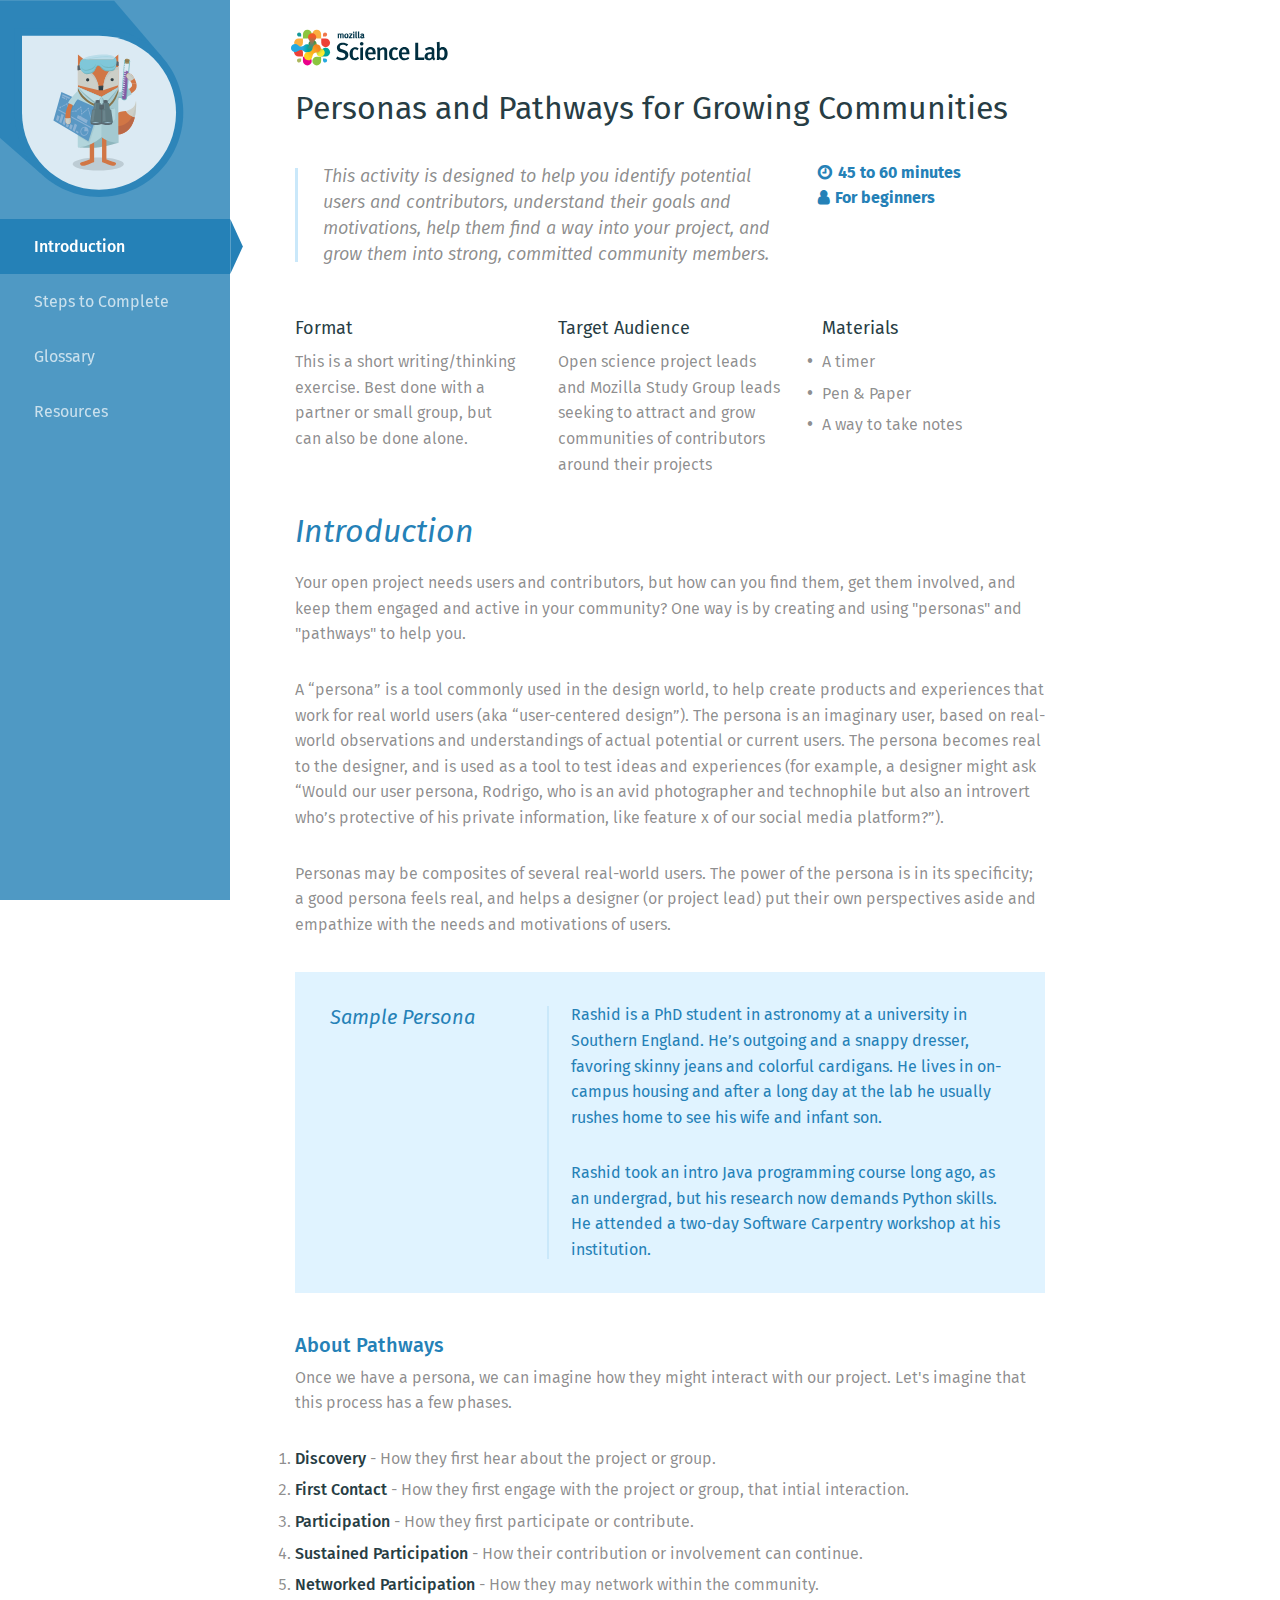
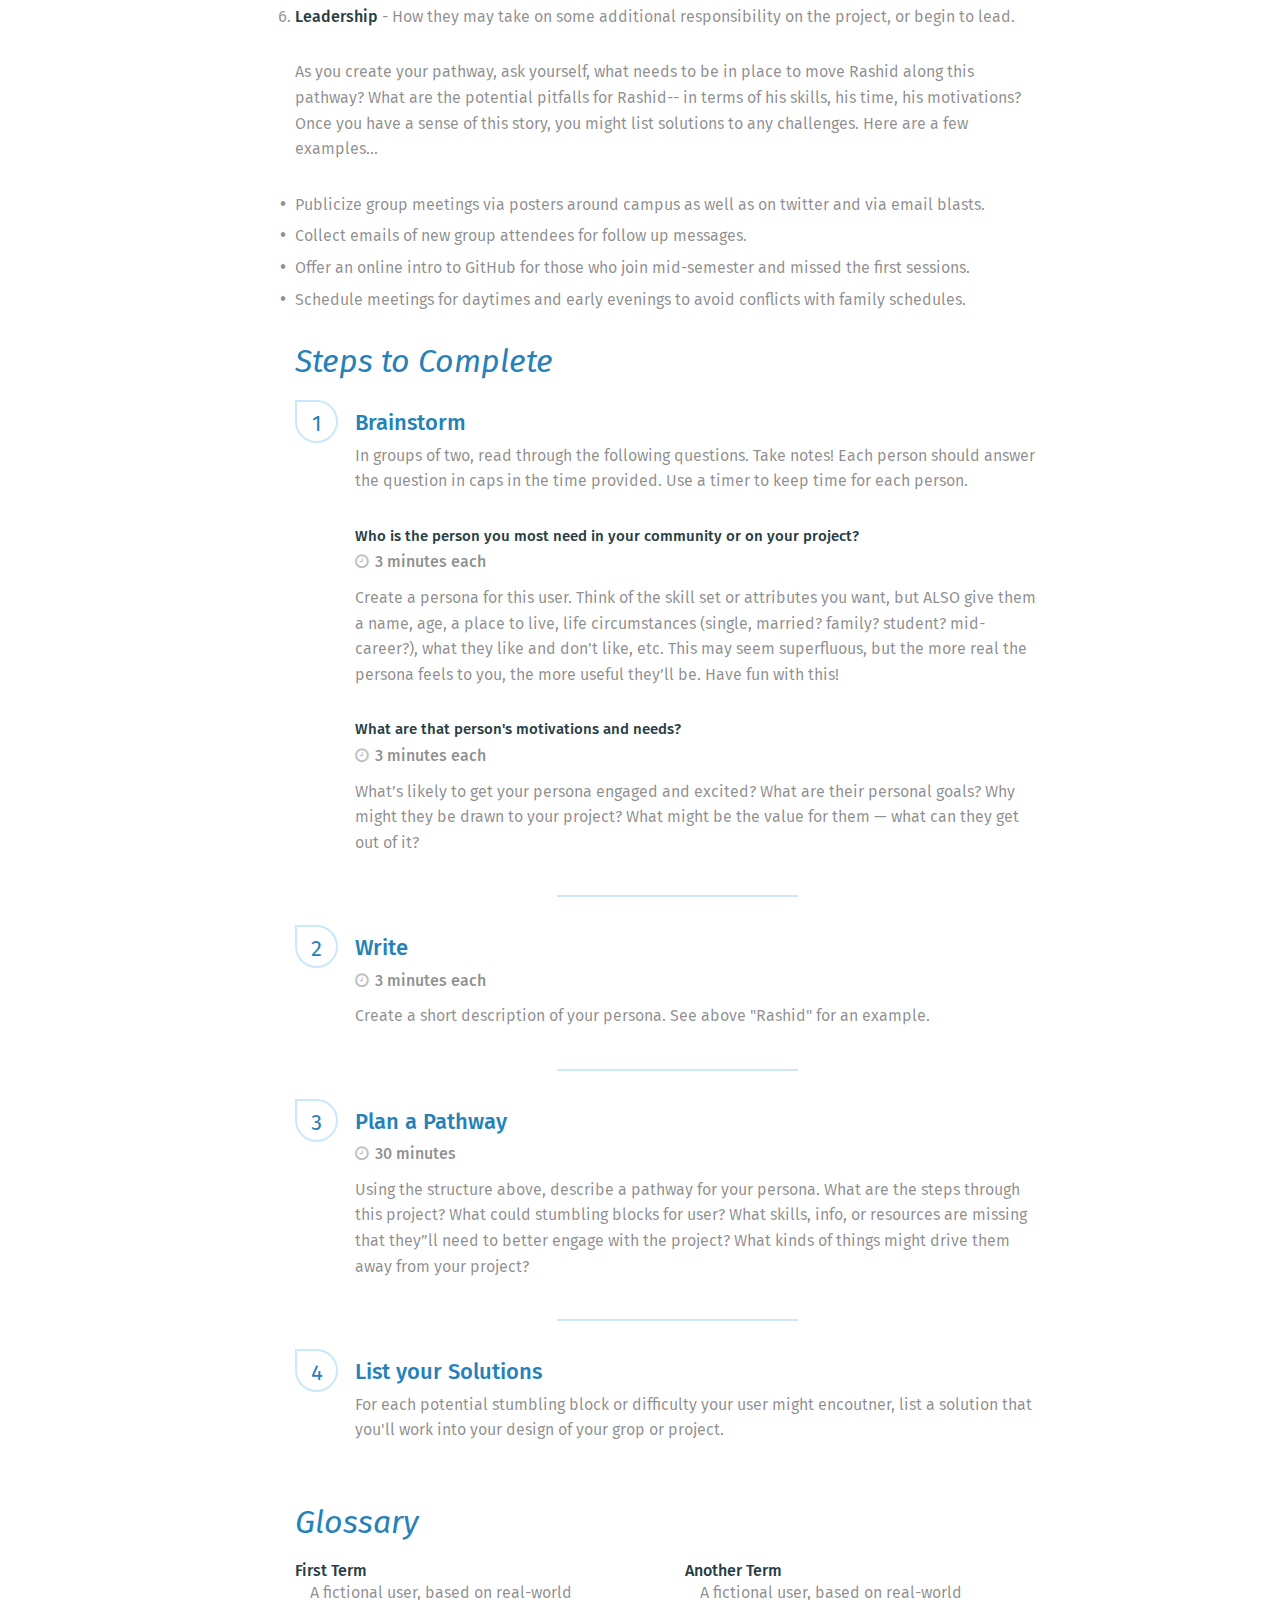
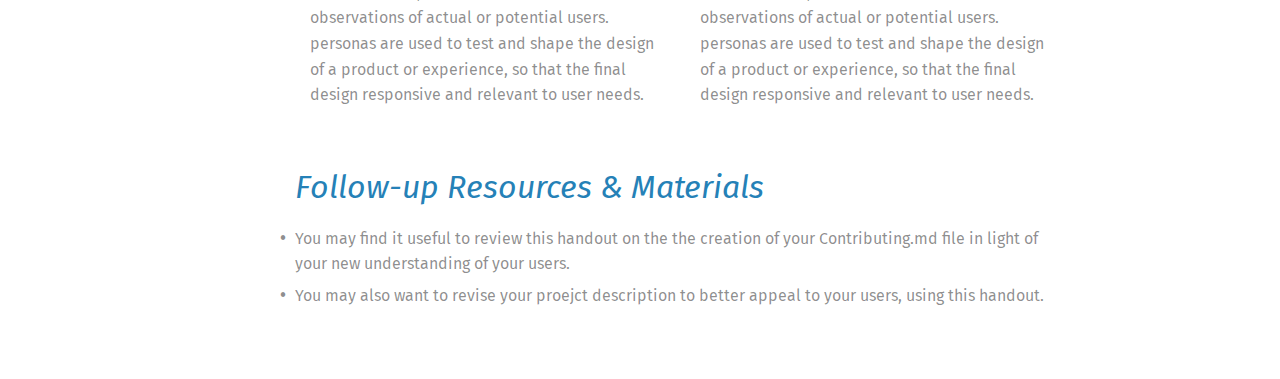
<file: dev_template/index.html>
<!DOCTYPE html>
<html>
  <head>
    <title>Personas and Pathways for Growing Communities</title>
    <meta charset="utf-8">
    <meta name="viewport" content="width=device-width, initial-scale=1">
    <link href='https://fonts.googleapis.com/css?family=Fira+Sans:400,400italic,500,500italic,700' rel='stylesheet' type='text/css'>
    <link rel="stylesheet" href="https://maxcdn.bootstrapcdn.com/font-awesome/4.5.0/css/font-awesome.min.css">
    <link rel="stylesheet/less" href="../assets/css/style-dev.less">
    <link rel="icon" type="image/ico" href="https://mozillascience.org/img/favicon.ico">

    <script src="https://code.jquery.com/jquery-2.1.4.min.js" type="text/javascript" charset="utf-8"></script>
    <script src="../assets/javascript/script.js" type="text/javascript" charset="utf-8"></script>
    <script>
      less = {
        env: "development",
        async: false,
        fileAsync: false,
        poll: 1000,
        functions: {},
        dumpLineNumbers: "comments",
        relativeUrls: false,
        rootpath: ":/a.com/"
      };
    </script>
    <script src="../assets/javascript/less.js" type="text/javascript"></script>
  </head>

  <body>
    <aside>
      <div class="logo">
        <a href="http://mozillascience.github.io/working-open-workshop/" title="WOW-Berlin Homepage">
          <img src="../assets/images/science-fox.svg" />
        </a>
      </div>
      <nav>
        <a class="selected" href="#introduction">Introduction</a>
        <a href="#steps-to-complete">Steps to Complete</a>
        <a href="#glossary">Glossary</a>
        <a href="#resources">Resources</a>
      </nav>
    </aside>

    <article>
      <div class="logo">
        <a href="https://mozillascience.org" title="Mozilla Science Lab">
          <img src="../assets/images/science-lab-logo.svg" />
        </a>
      </div>

      <h1>Personas and Pathways for Growing Communities</h1>

      <div class="meta-information">
        <p class="summary">
          This activity is designed to help you identify potential users and contributors,
          understand their goals and motivations, help them find a way into your project,
          and grow them into strong, committed community members.
        </p>
        <div class="details">
          <time>45 to 60 minutes</time>
          <p class="difficulty">For beginners</p>
        </div>
      </div>

      <section class="presentation-details">
        <section>
          <h4>Format</h4>
          <p>
            This is a short writing/thinking exercise. Best done with a partner or small group,
            but can also be done alone.
          </p>
        </section>

        <section>
          <h4>Target Audience</h4>
          <p>
            Open science project leads and Mozilla Study Group leads seeking to attract and
            grow communities of contributors around their projects
          </p>
        </section>

        <section>
          <h4>Materials</h4>
          <ul>
            <li>A timer</li>
            <li>Pen &amp; Paper</li>
            <li>A way to take notes</li>
          </ul>
        </section>
      </section>

      <h2 id="introduction">Introduction</h2>

      <p>
        Your open project needs users and contributors, but how can you find them,
        get them involved, and keep them engaged and active in your community?
        One way is by creating and using "personas" and "pathways" to help you.
      </p>

      <p>
        A “persona” is a tool commonly used in the design world, to help create products
        and experiences that work for real world users (aka “user-centered design”).
        The persona is an imaginary user, based on real-world observations and understandings
        of actual potential or current users. The persona becomes real to the designer,
        and is used as a tool to test ideas and experiences (for example, a designer
        might ask “Would our user persona, Rodrigo, who is an avid photographer and
        technophile but also an introvert who’s protective of his private information,
        like feature x of our social media platform?”).
      </p>

      <p>
        Personas may be composites of several real-world users. The power of the
        persona is in its specificity; a good persona feels real, and helps a designer
        (or project lead) put their own perspectives aside and empathize with the needs
        and motivations of users.
      </p>

      <section class="example">
        <section class="title">
          <h1>Sample Persona</h1>
        </section>
        <section class="content">
          <p>
            Rashid is a PhD student in astronomy at a university in Southern England.
            He’s outgoing and a snappy dresser, favoring skinny jeans and colorful cardigans.
            He lives in on-campus housing and after a long day at the lab he usually rushes home
            to see his wife and infant son.
          </p>
          <p>
            Rashid took an intro Java programming course long ago,
            as an undergrad, but his research now demands Python skills. He attended a two-day
            Software Carpentry workshop at his institution.
          </p>
        </section>
      </section>

      <h3>About Pathways</h3>

      <p>
        Once we have a persona, we can imagine how they might interact with our project.
        Let's imagine that this process has a few phases.
      </p>

      <ol>
        <li><strong>Discovery</strong> - How they first hear about the project or group.</li>
        <li><strong>First Contact</strong> - How they first engage with the project or group, that intial interaction.</li>
        <li><strong>Participation</strong> - How they first participate or contribute.</li>
        <li><strong>Sustained Participation</strong> - How their contribution or involvement can continue.</li>
        <li><strong>Networked Participation</strong> - How they may network within the community.</li>
        <li><strong>Leadership</strong> - How they may take on some additional responsibility on the project, or begin to lead.</li>
      </ol>

      <p>
        As you create your pathway, ask yourself, what needs to be in place to move Rashid along this pathway?
        What are the potential pitfalls for Rashid-- in terms of his skills, his time, his motivations?
         Once you have a sense of this story, you might list solutions to any challenges.
         Here are a few examples&hellip;
      </p>

      <ul>
        <li>Publicize group meetings via posters around campus as well as on twitter and via email blasts.</li>
        <li>Collect emails of new group attendees for follow up messages.</li>
        <li>Offer an online intro to GitHub for those who join mid-semester and missed the first sessions.</li>
        <li>Schedule meetings for daytimes and early evenings to avoid conflicts with family schedules.</li>
      </ul>

      <h2 id="steps-to-complete">Steps to Complete</h2>

      <ol class="steps">
        <!-- Step 1 -->
        <li>
          <h1>Brainstorm</h1>
          <p>
            In groups of two, read through the following questions. Take notes! Each person
            should answer the question in caps in the time provided. Use a timer to keep
            time for each person.
          </p>

          <ul>
            <li>
              <h2>Who is the person you most need in your community or on your project?</h2>
              <time>3 minutes each</time>
              <p>
                Create a persona for this user. Think of the skill set or attributes you want,
                but ALSO give them a name, age, a place to live, life circumstances (single,
                married? family? student? mid-career?), what they like and don’t like, etc.
                This may seem superfluous, but the more real the persona feels to you, the
                more useful they’ll be. Have fun with this!
              </p>
            </li>

            <li>
              <h2>What are that person's motivations and needs?</h2>
              <time>3 minutes each</time>
              <p>
                What’s likely to get your persona engaged and excited? What are their personal
                goals? Why might they be drawn to your project? What might be the value for
                them &mdash; what can they get out of it?
              </p>
            </li>
          </ul>
        </li>

        <!-- Step 2 -->
        <li>
          <h1>Write</h1>
          <time>3 minutes each</time>
          <p>
            Create a short description of your persona. See above "Rashid" for an example.
          </p>
        </li>

        <!-- Step 3 -->
        <li>
          <h1>Plan a Pathway</h1>
          <time>30 minutes</time>
          <p>
            Using the structure above, describe a pathway for your persona. What are the steps through
            this project? What could stumbling blocks for user? What skills, info, or resources are
            missing that they”ll need to better engage with the project? What kinds of things might
            drive them away from your project?
          </p>
        </li>

        <!-- Step 4 -->
        <li>
          <h1>List your Solutions</h1>
          <p>
            For each potential stumbling block or difficulty your user might encoutner, list a solution
            that you'll work into your design of your grop or project.
          </p>
        </li>
      </ol>

      <h2 id="glossary">Glossary</h2>
      <section class="glossary">
        <section class="term">
          <h3>First Term</h3>
          <p>
            A fictional user, based on real-world observations of actual or potential users. personas are used
            to test and shape the design of a product or experience, so that the final design responsive
            and relevant to user needs.
          </p>
        </section>
        <section class="term">
          <h3>Another Term</h3>
          <p>
            A fictional user, based on real-world observations of actual or potential users. personas are used
            to test and shape the design of a product or experience, so that the final design responsive
            and relevant to user needs.
          </p>
        </section>
      </section>

      <h2 id="resources">Follow-up Resources &amp; Materials</h2>
      <ul>
        <li>
          You may find it useful to review this handout on the the creation of your Contributing.md
          file in light of your new understanding of your users.
        </li>
        <li>
          You may also want to revise your proejct description to better appeal to your users, using this handout.
        </li>
      </ul>

      <!--
      <section class="resources">
        <section class="resource">
          <h4>Resource Name</h4>
          <a href="#">http://link.to/resource</a>
          <p>This is a description of the resource. Summarizes what it is, you know?</p>
        </section>
      </section>
      -->

    </article>
  </body>
</html>
</file>
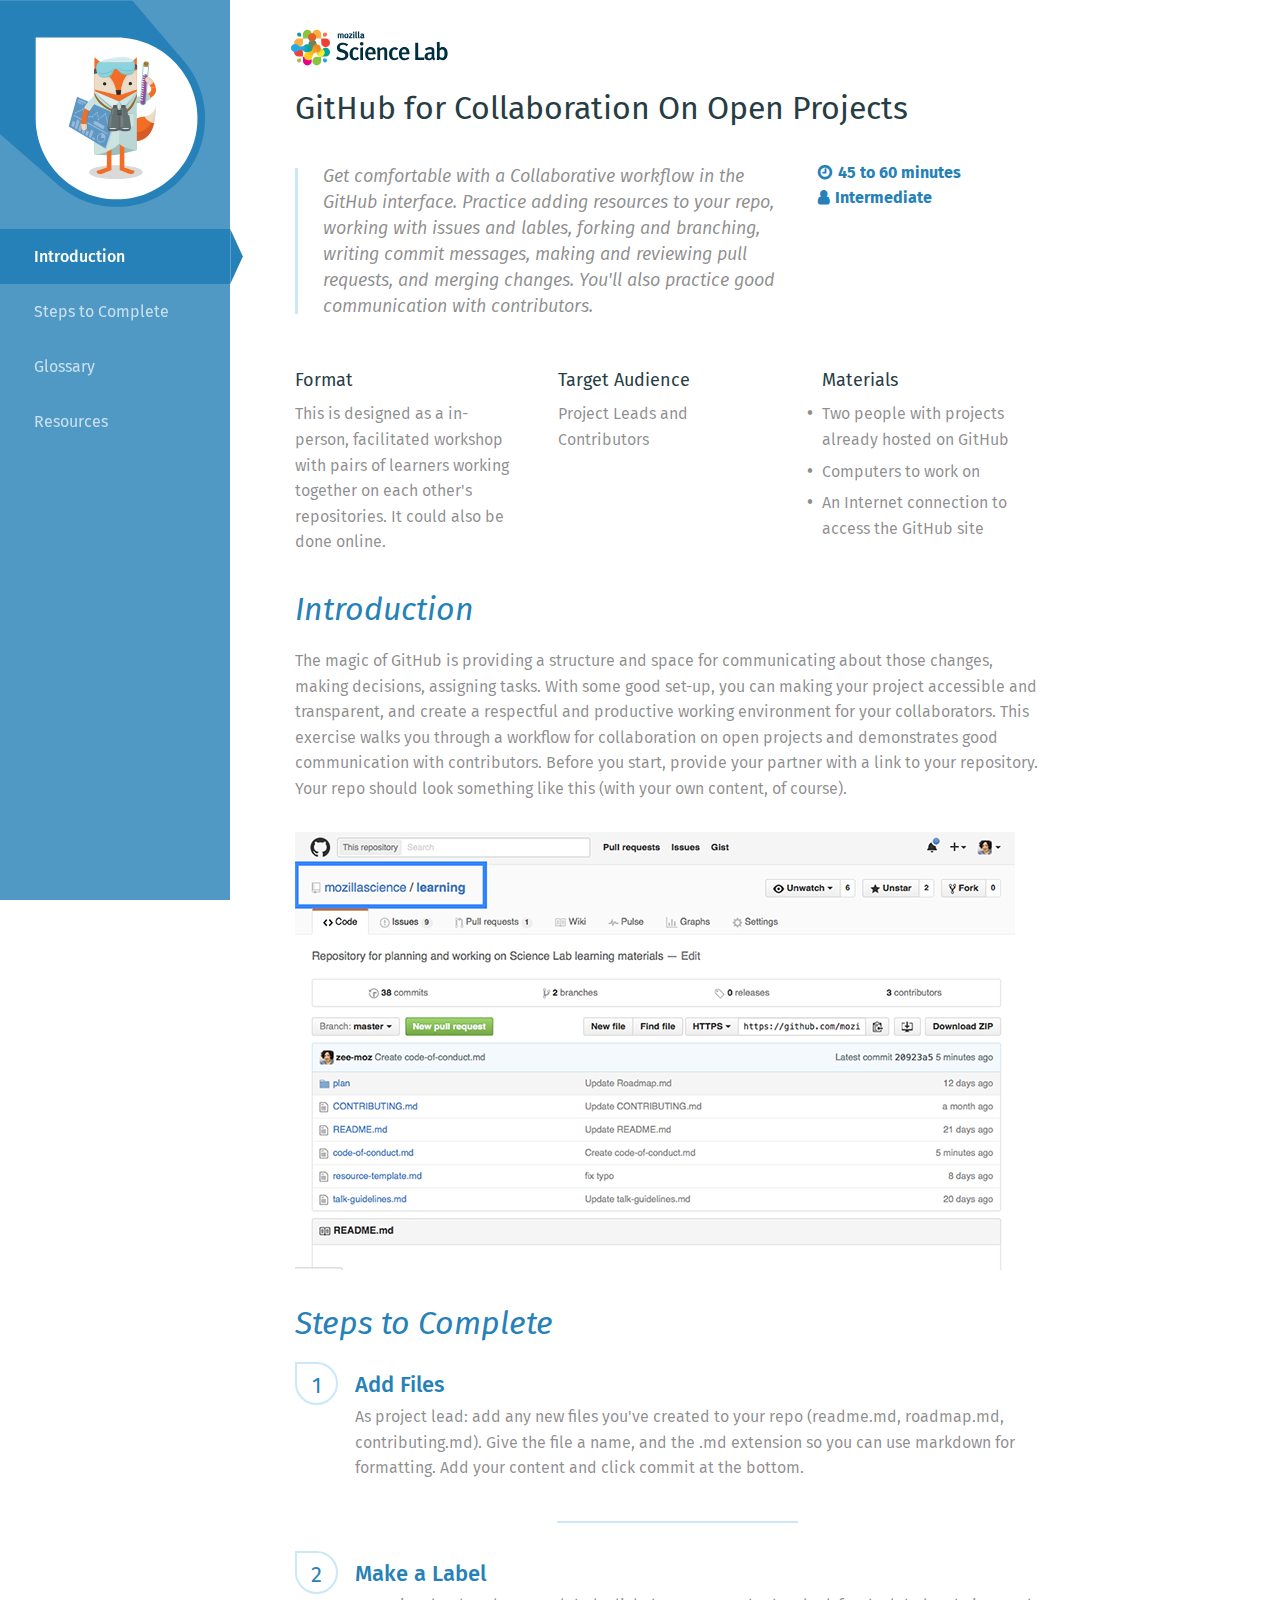
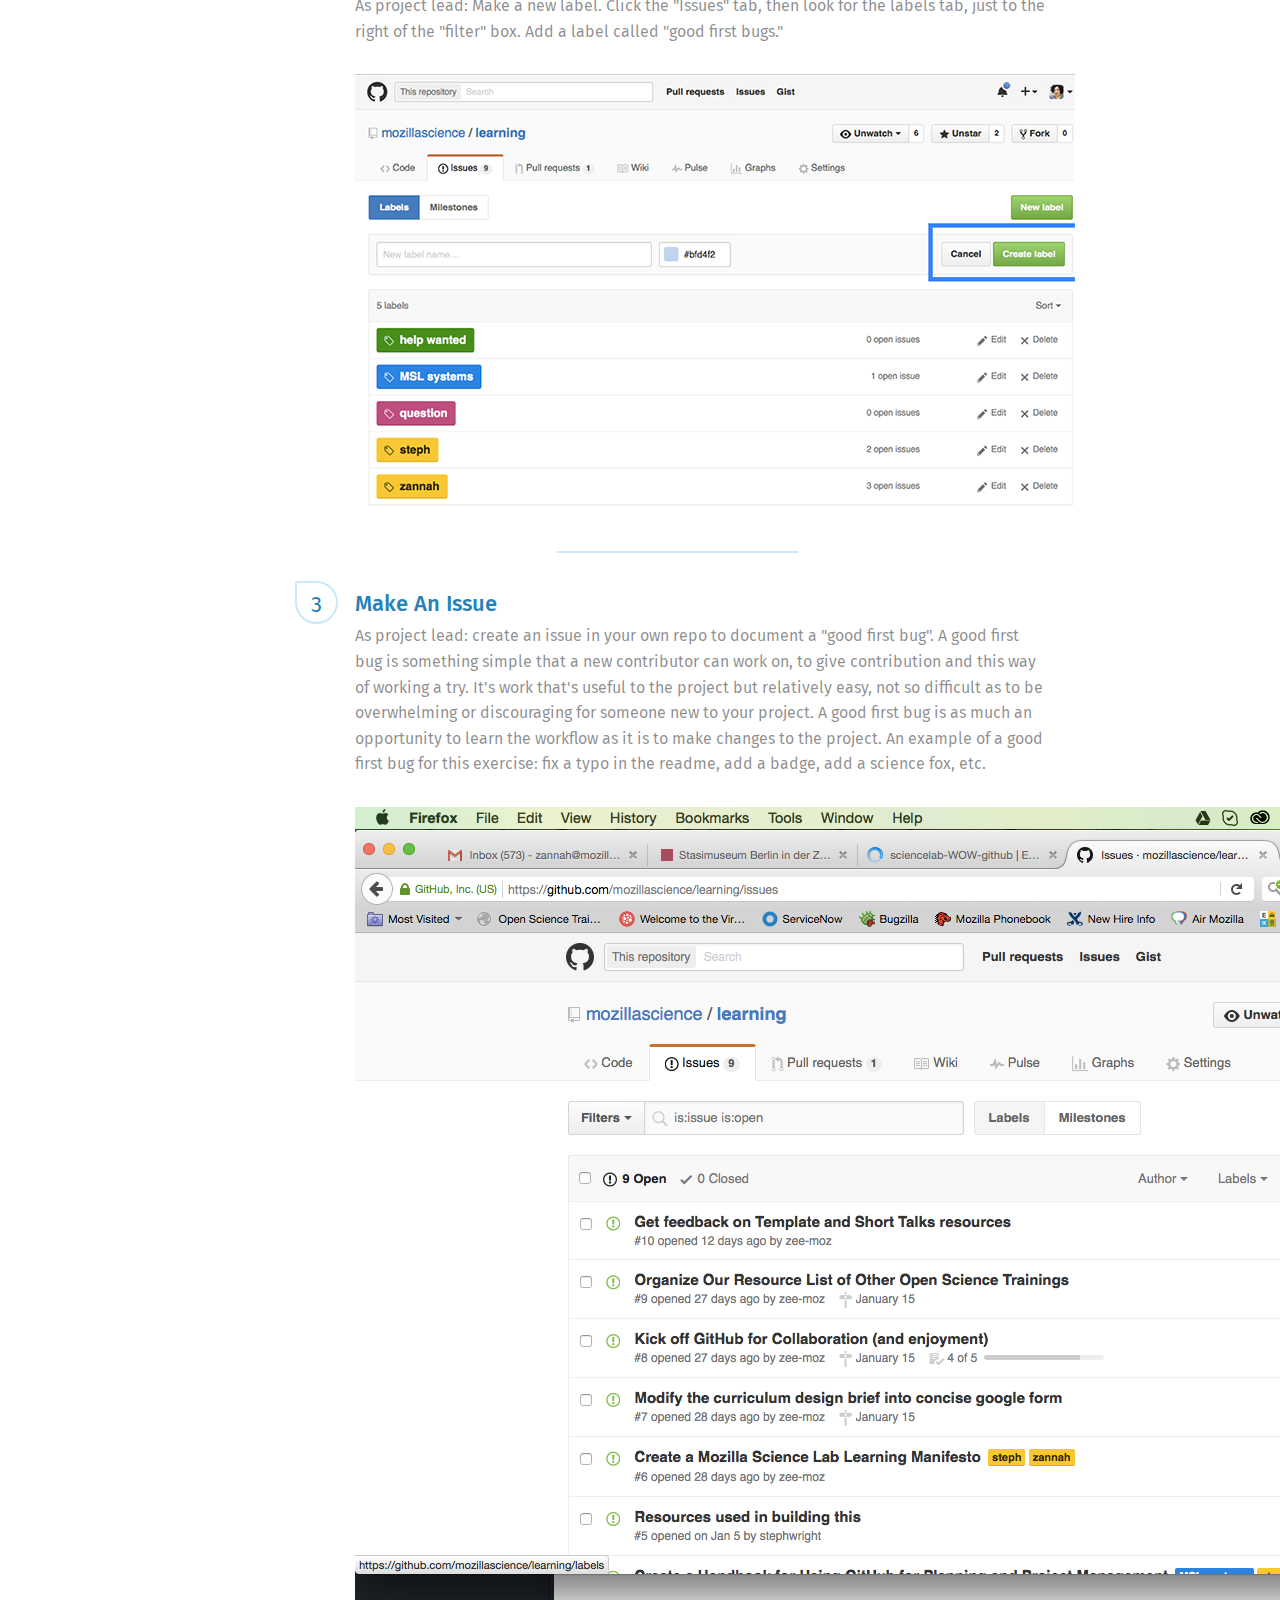
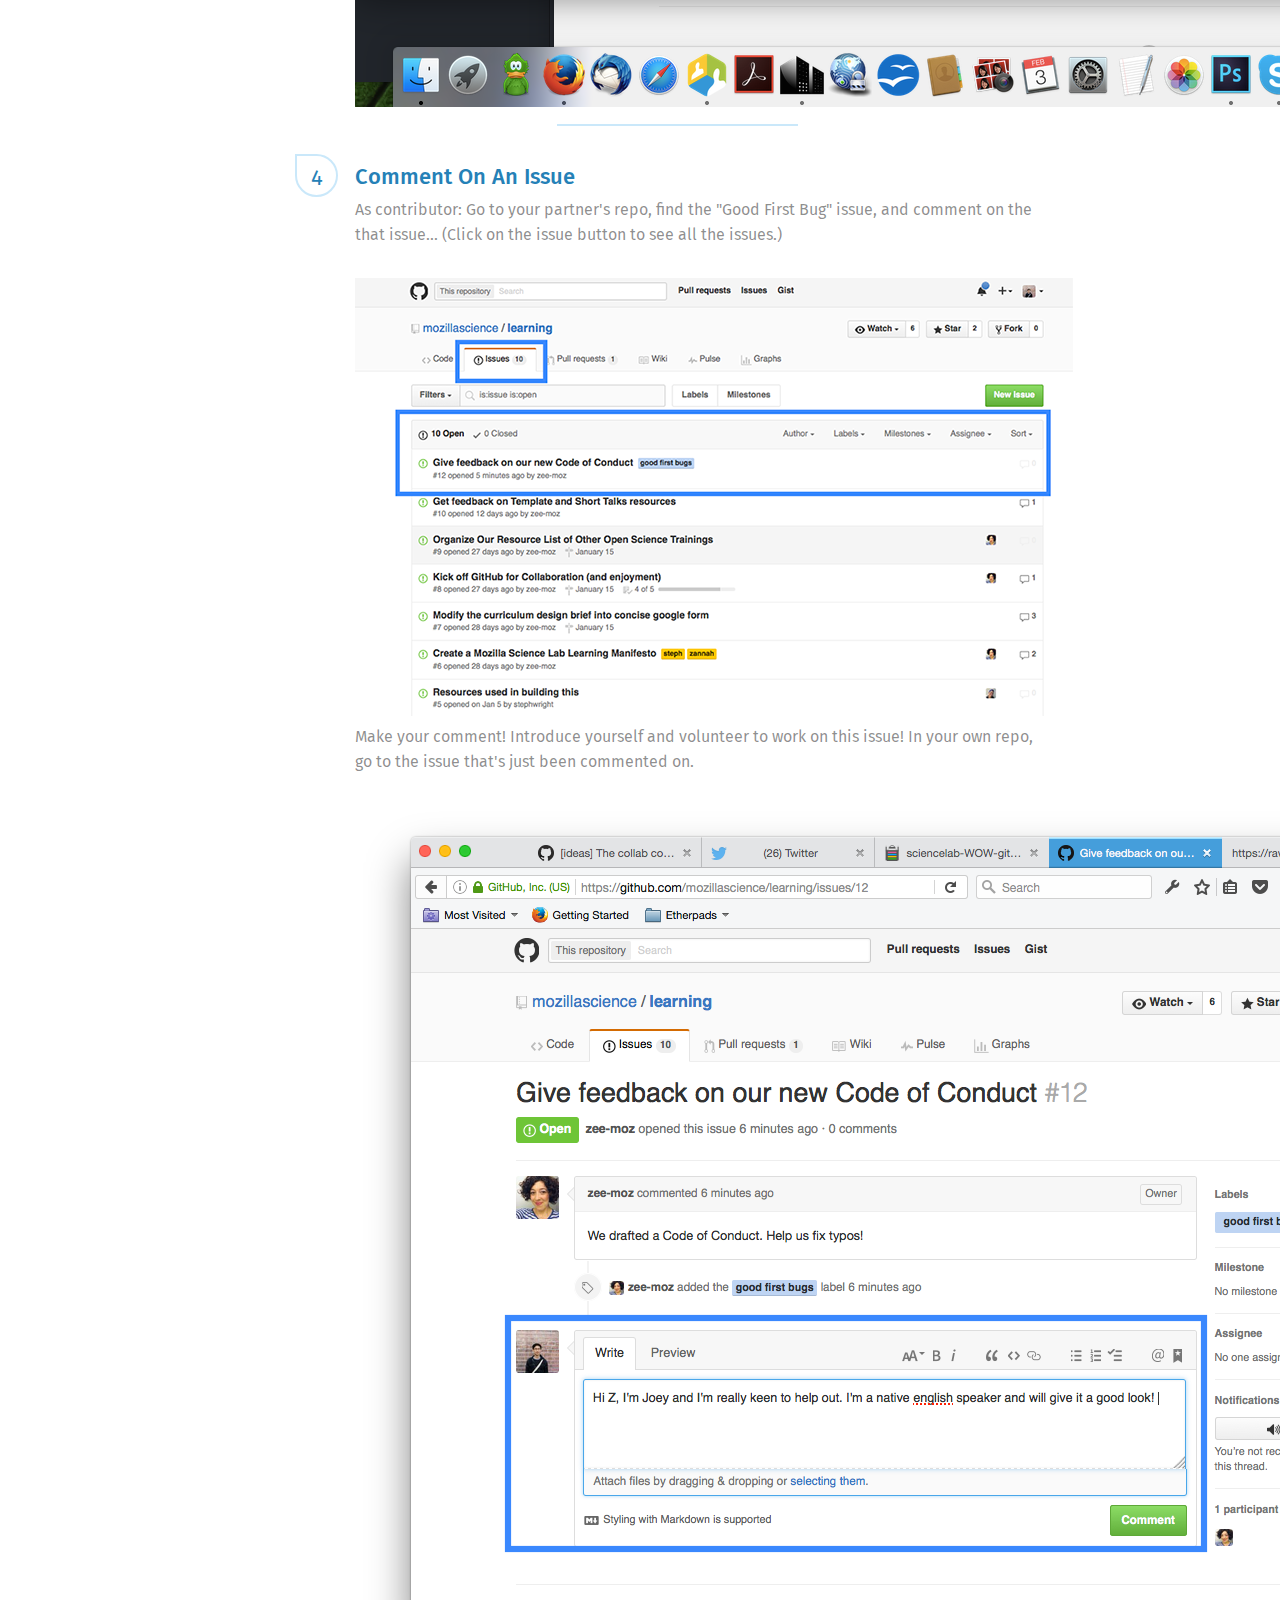
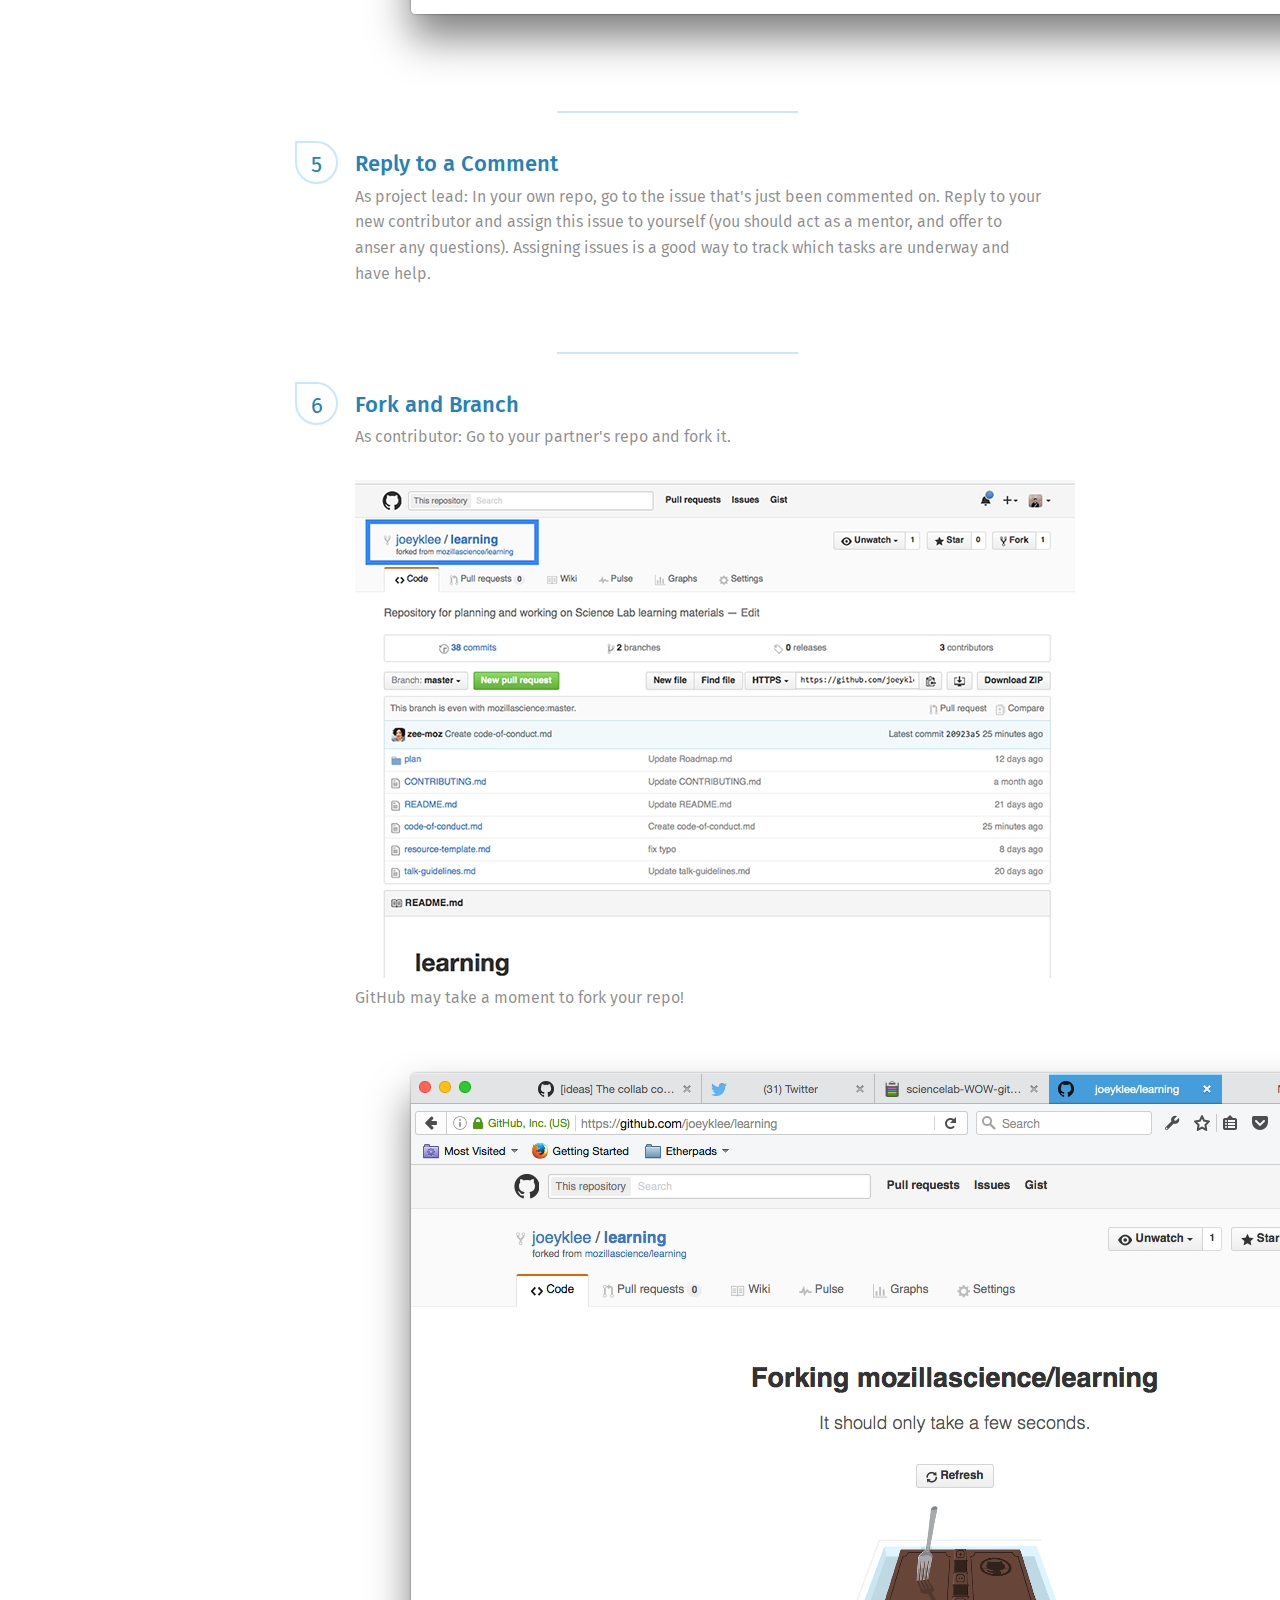
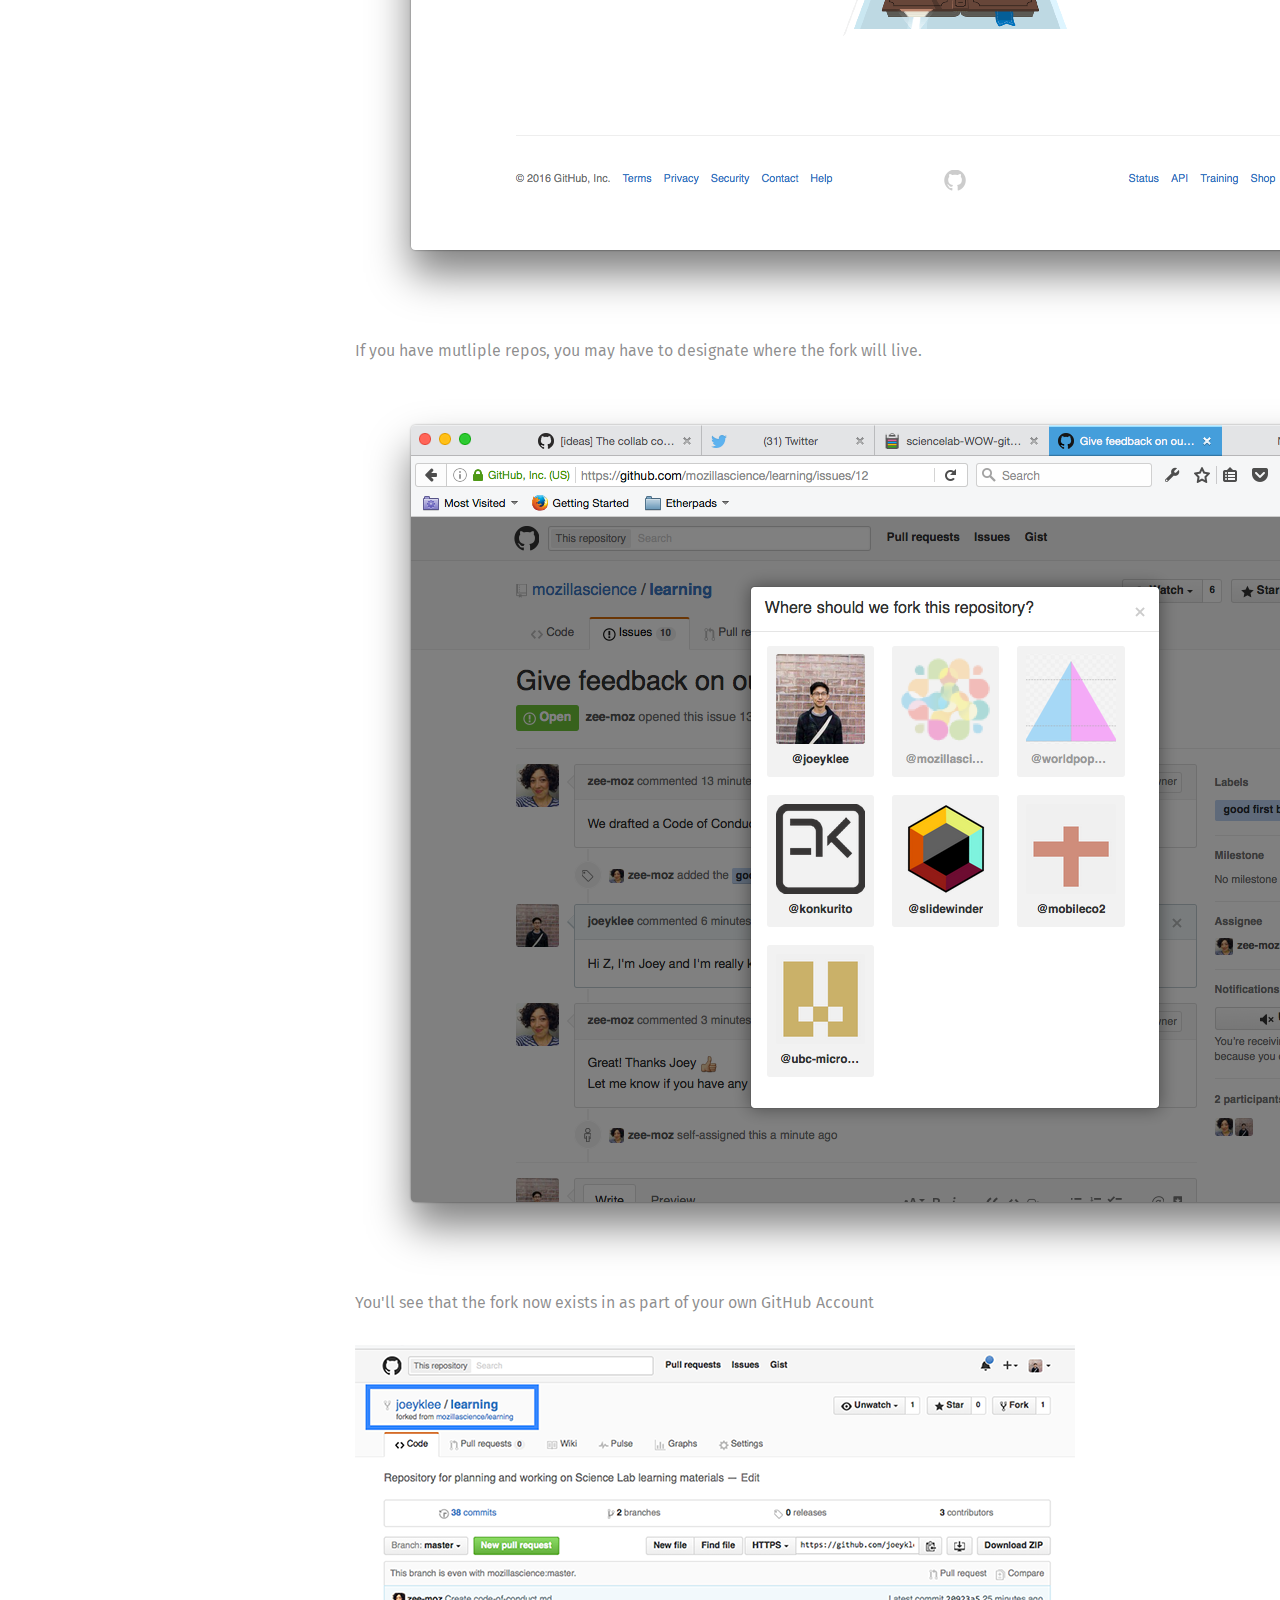
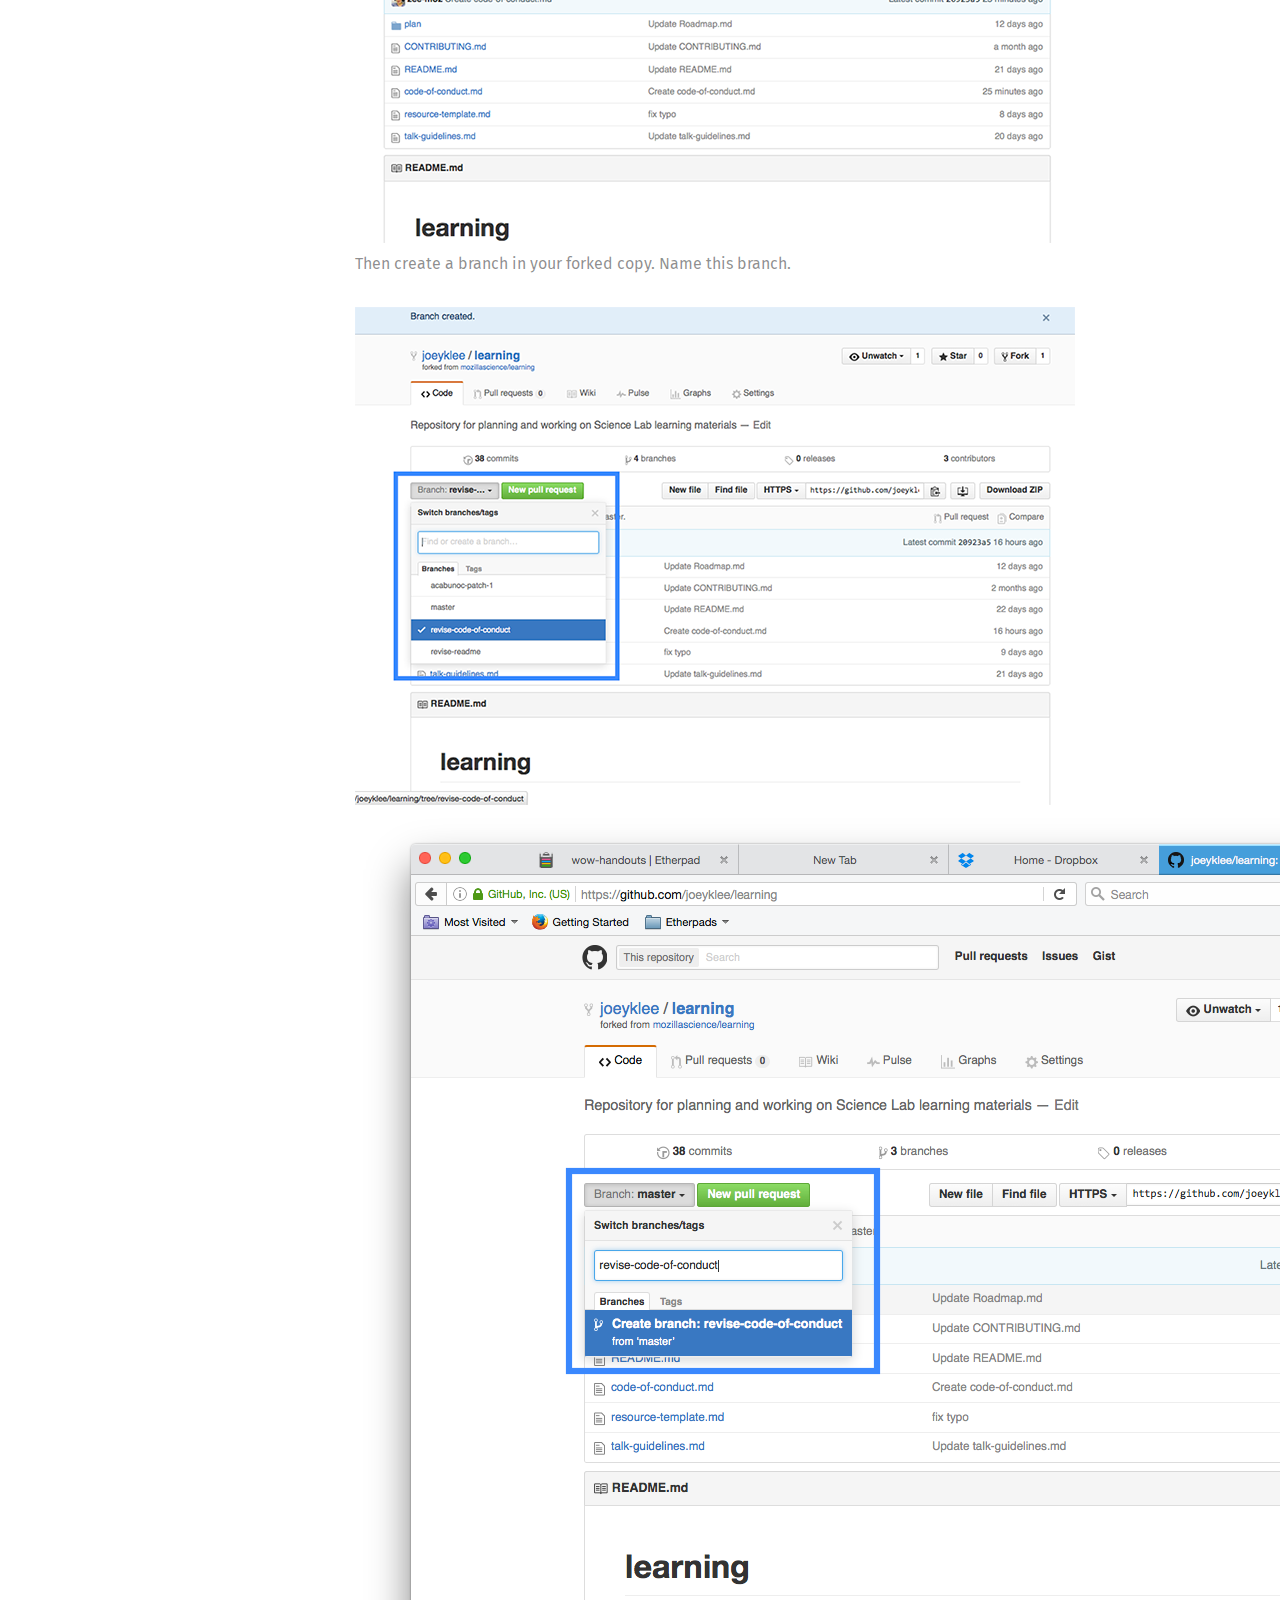
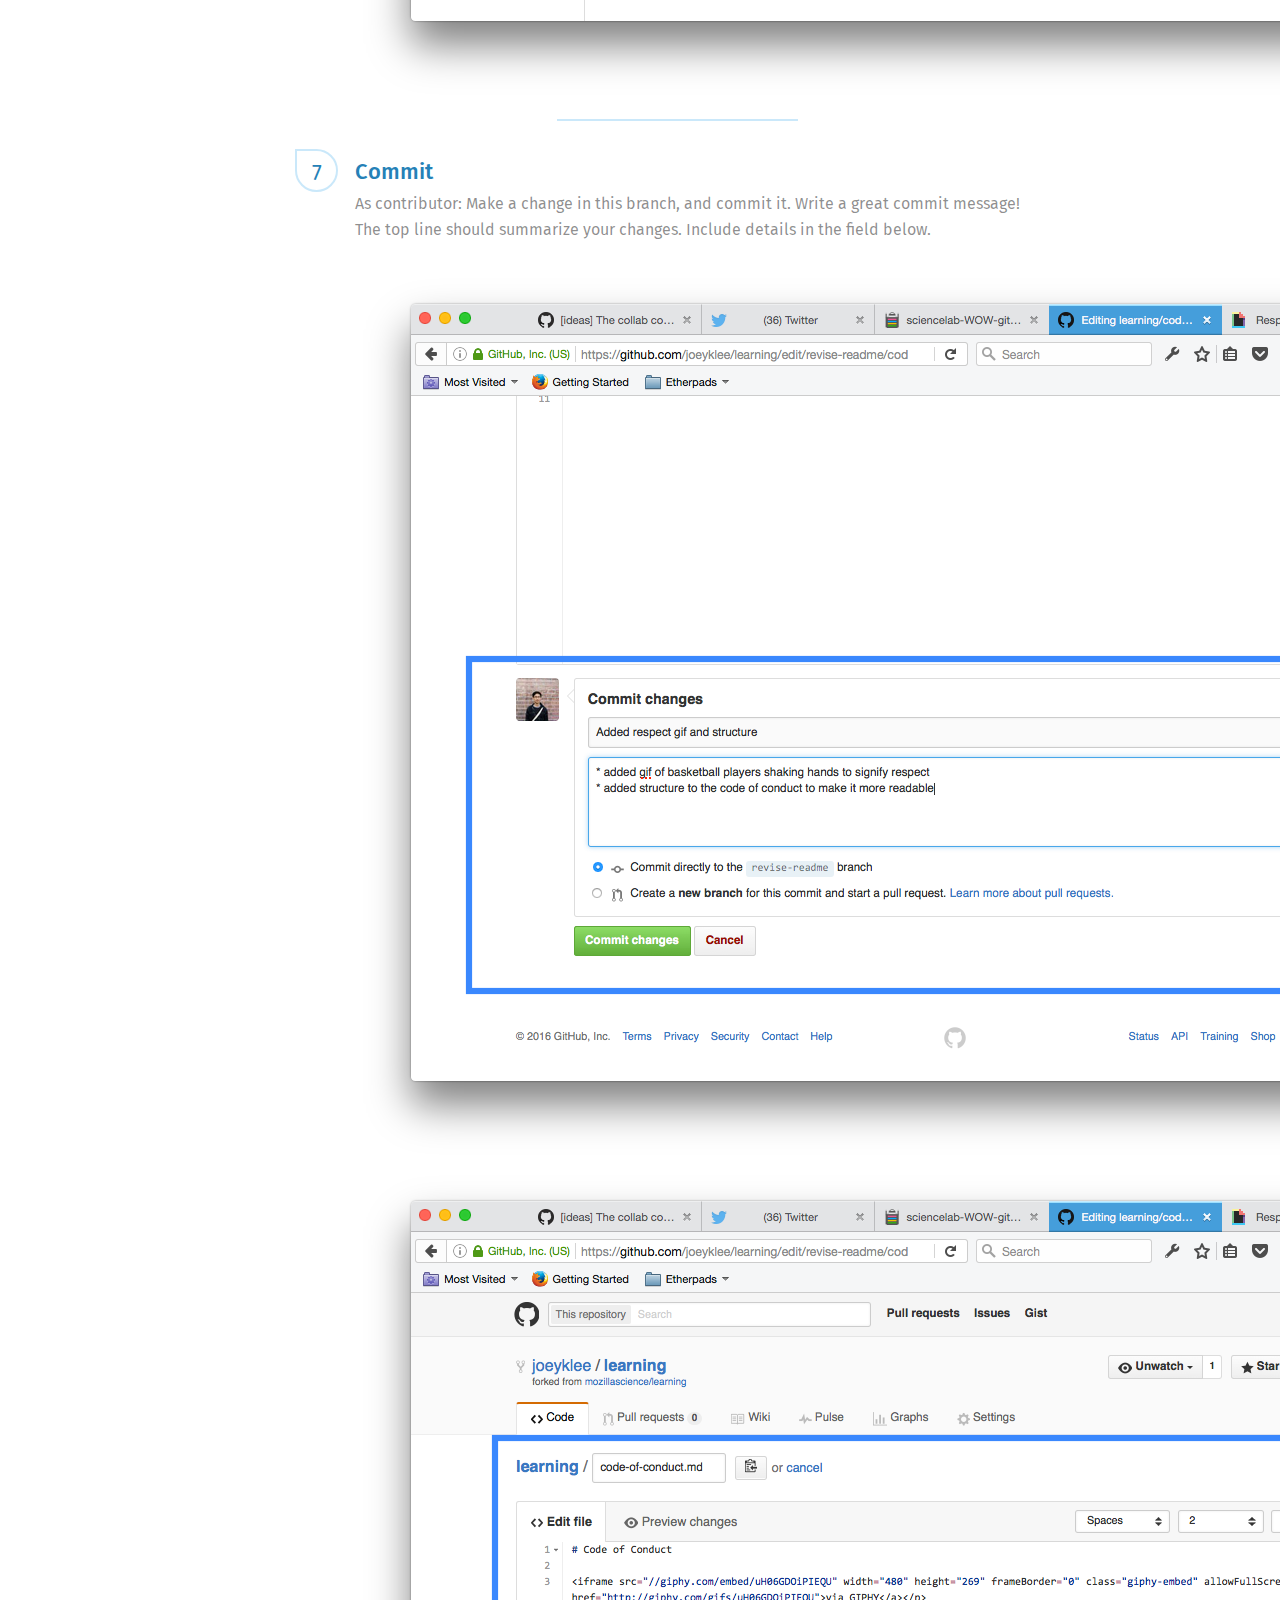
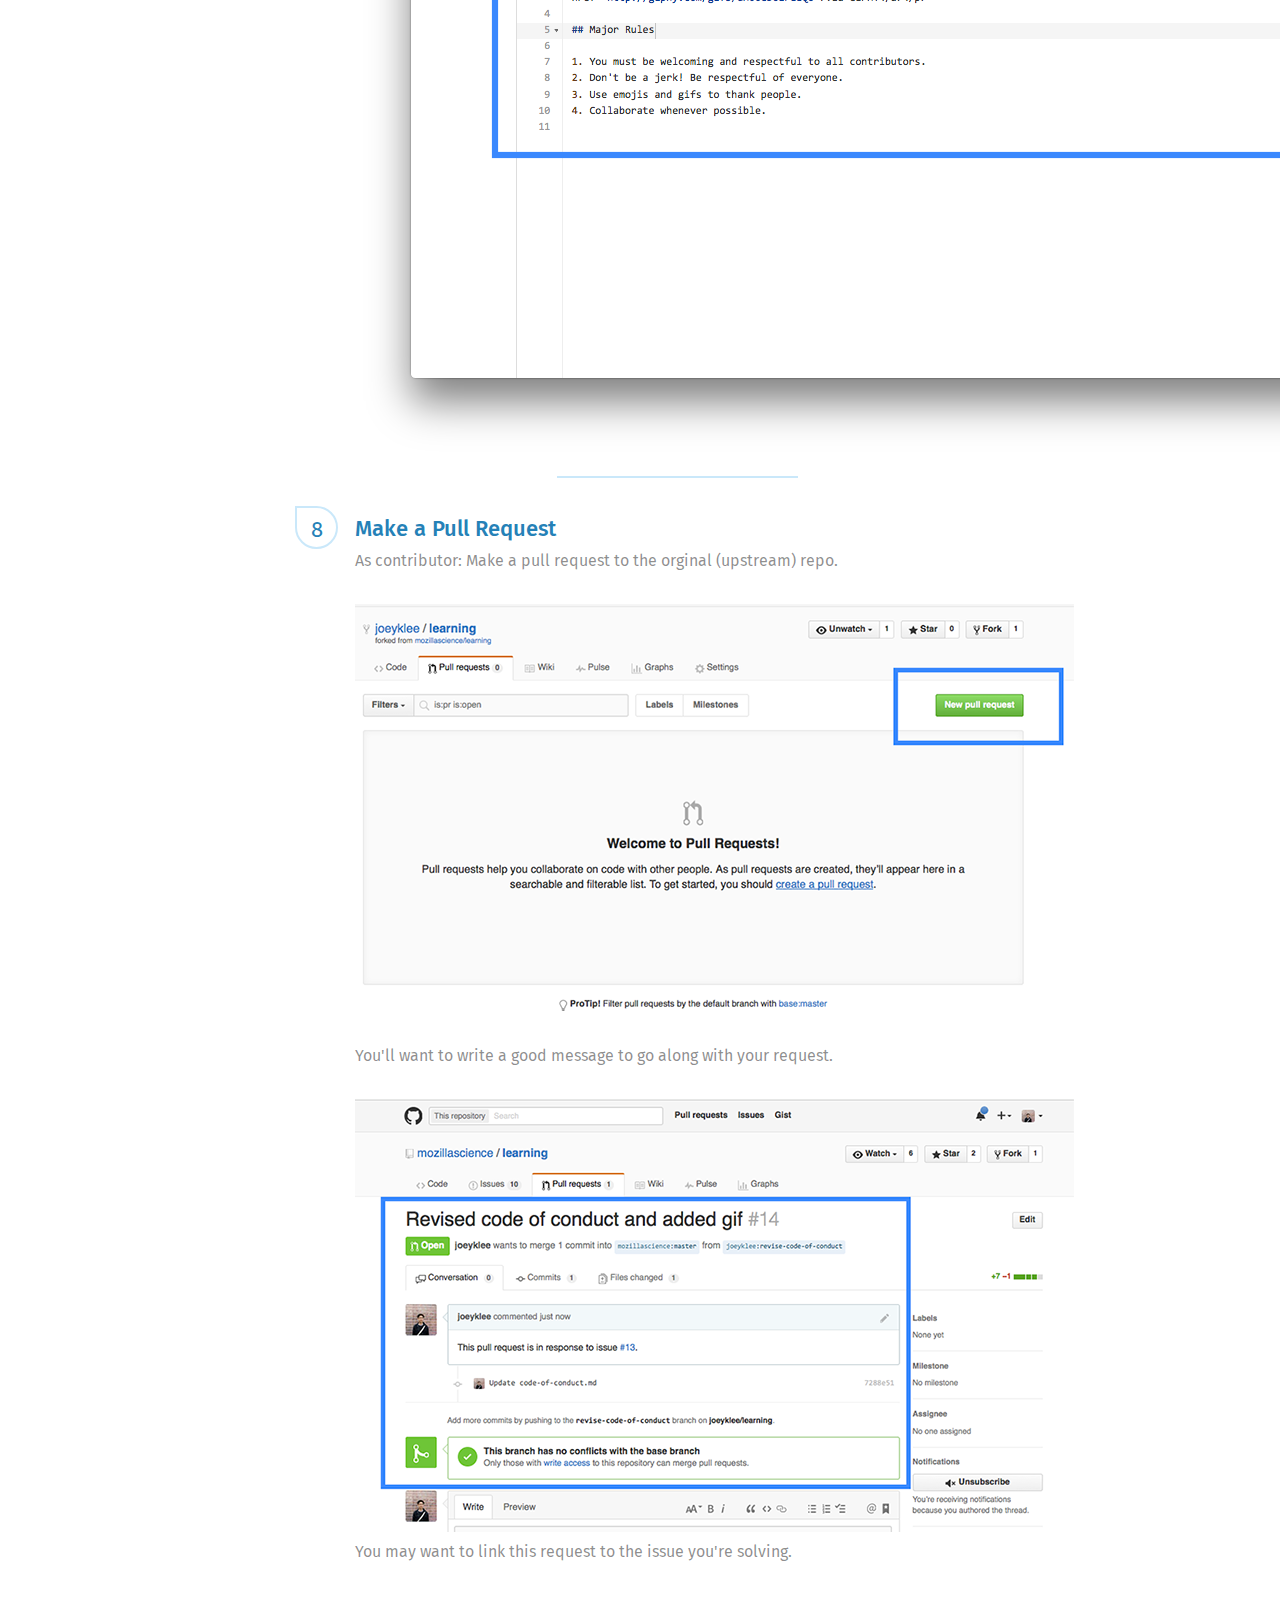
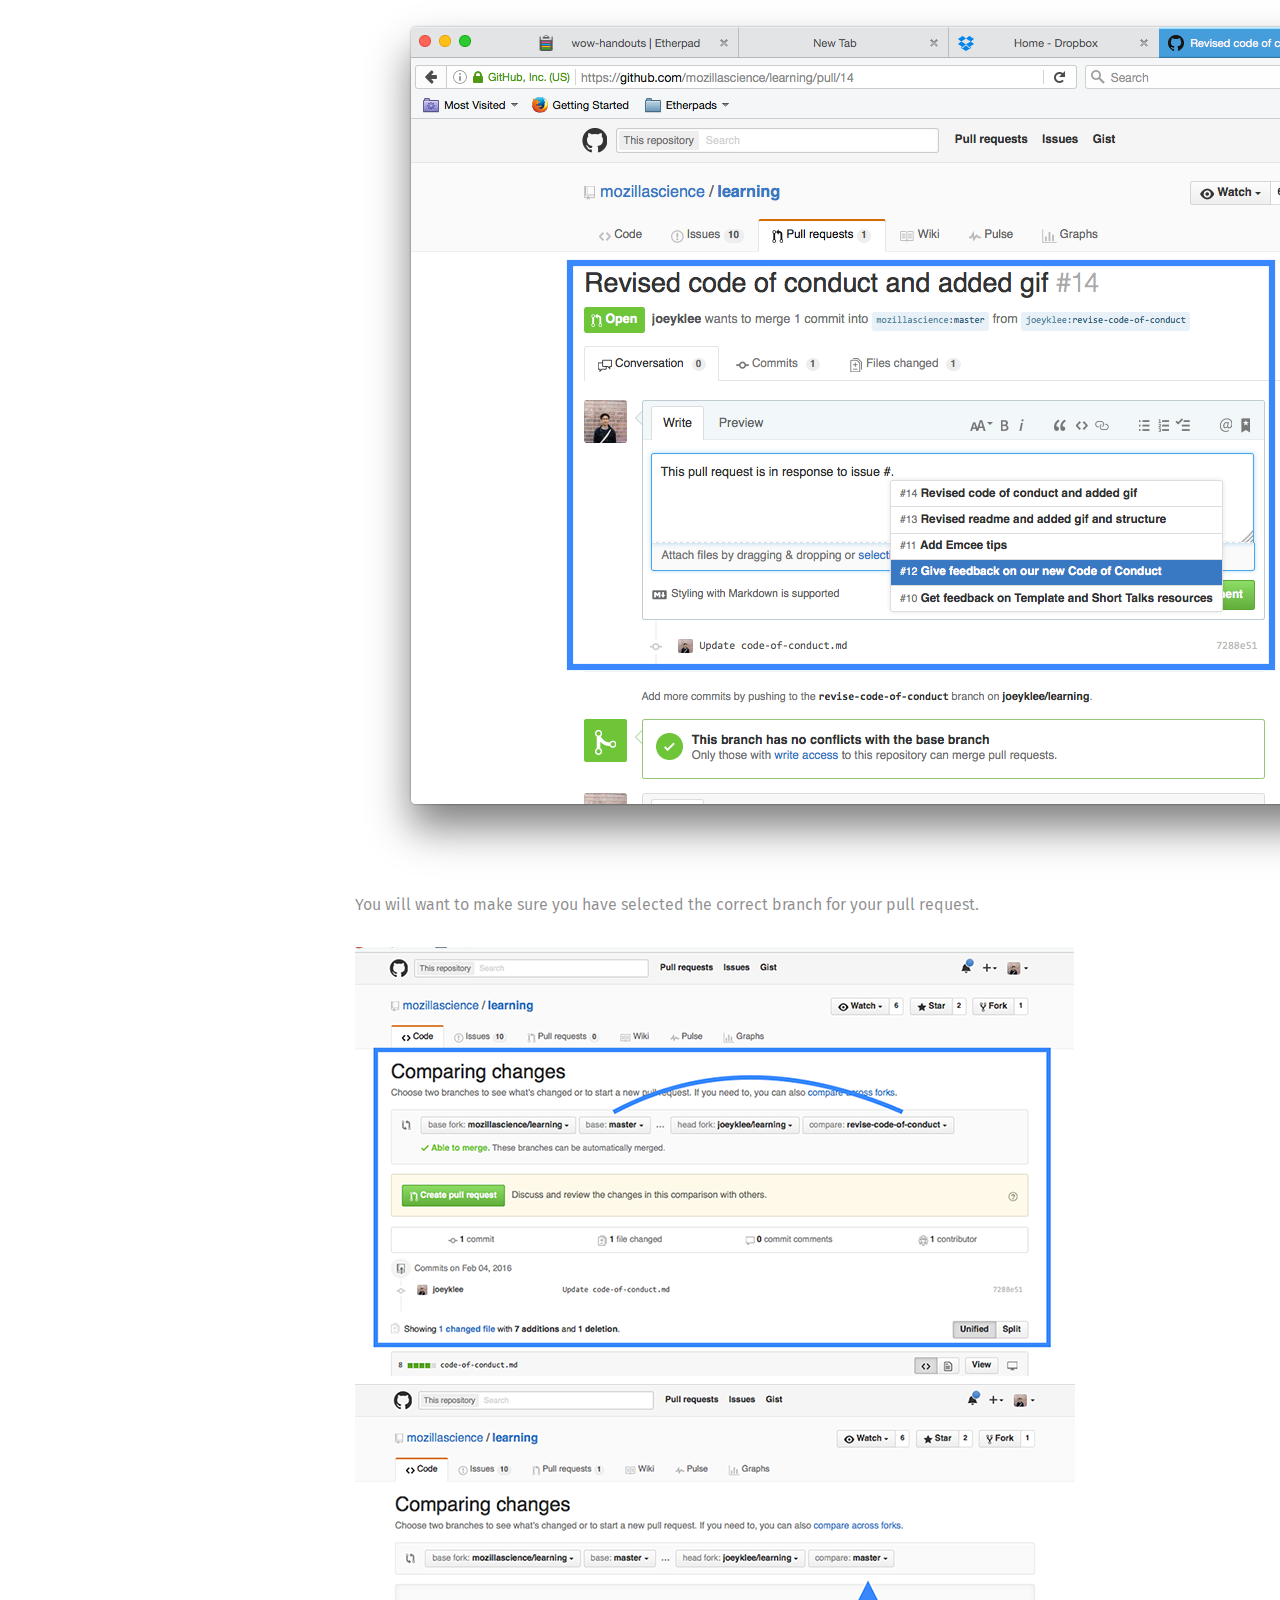
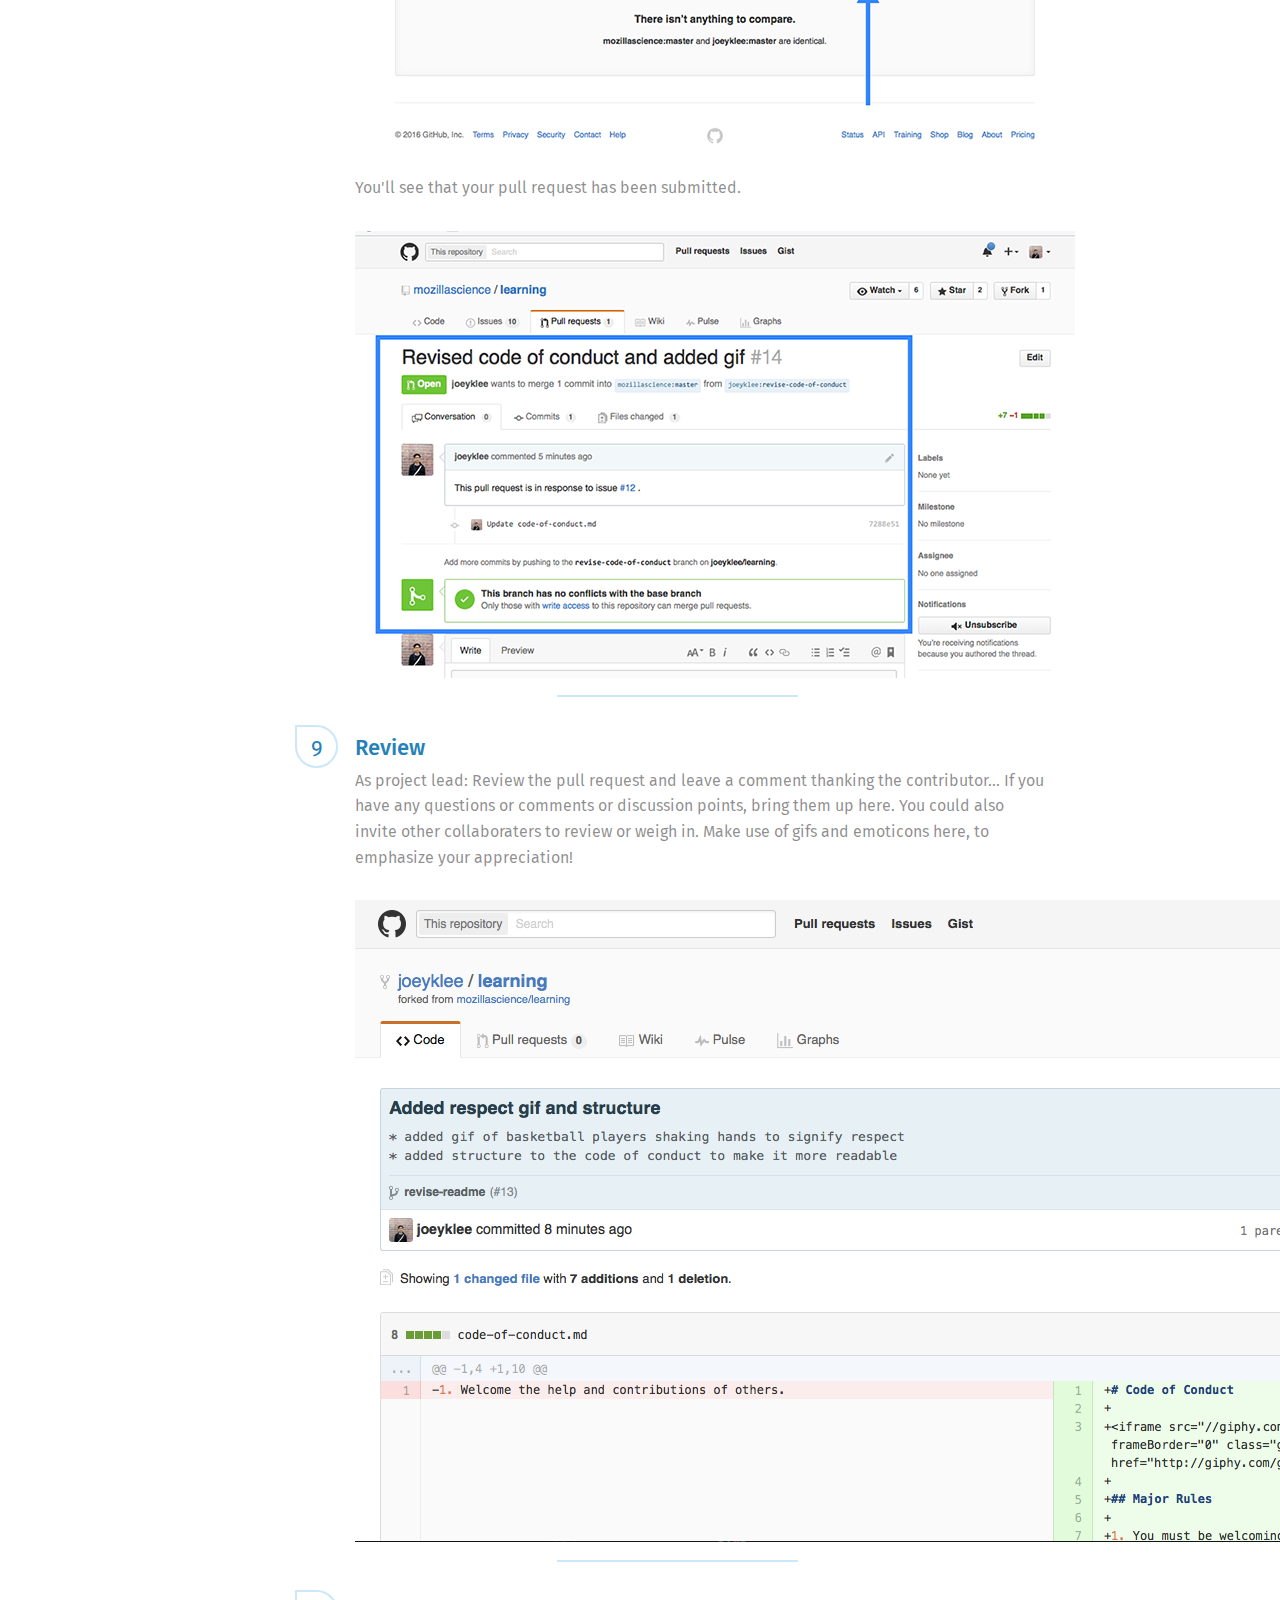
<file: github_for_collaboration/index.html>
<!DOCTYPE html>
<html>
  <head>
    <title>GitHub for Collaboration On Open Projects</title>
    <meta charset="utf-8">
    <meta name="viewport" content="width=device-width, initial-scale=1">
    <link href='https://fonts.googleapis.com/css?family=Fira+Sans:400,400italic,500,500italic,700' rel='stylesheet' type='text/css'>
    <link rel="stylesheet" href="https://maxcdn.bootstrapcdn.com/font-awesome/4.5.0/css/font-awesome.min.css">
    <link rel="stylesheet" href="../assets/css/style.css">
    <link rel="icon" type="image/ico" href="https://mozillascience.org/img/favicon.ico">

    <script src="https://code.jquery.com/jquery-2.1.4.min.js" type="text/javascript" charset="utf-8"></script>
    <script src="../assets/javascript/script.js" type="text/javascript" charset="utf-8"></script>
  </head>

  <body>
    <aside>
      <div class="image">
        <img src="../assets/images/science-fox.svg">
      </div>
      <nav>
        <a class="selected" href="#introduction">Introduction</a>
        <a href="#steps-to-complete">Steps to Complete</a>
        <a href="#glossary">Glossary</a>
        <a href="#resources">Resources</a>
      </nav>
    </aside>

    <article>
      <div class="logo">
        <a href="https://mozillascience.org" title="Mozilla Science Lab">
          <img src="../assets/images/science-lab-logo.svg" />
        </a>
      </div>

      <h1>GitHub for Collaboration On Open Projects</h1>

      <div class="meta-information">
        <p class="summary">
          Get comfortable with a Collaborative workflow in the GitHub interface. Practice adding resources to your repo, working with issues and lables, forking and branching, writing commit messages, making and reviewing pull requests, and merging changes. You'll also practice good communication with contributors.
        </p>
        <div class="details">
          <time>45 to 60 minutes</time>
          <p class="difficulty">Intermediate</p>
        </div>
      </div>

      <section class="presentation-details">
        <section>
          <h4>Format</h4>
          <p>
            This is designed as a in-person, facilitated workshop with pairs of learners working together on each other's repositories. It could also be done online.
          </p>
        </section>

        <section>
          <h4>Target Audience</h4>
          <p>
            Project Leads and Contributors
          </p>
        </section>

        <section>
          <h4>Materials</h4>
          <ul>
            <li>Two people with projects already hosted on GitHub</li>
            <li> Computers to work on</li>
            <li>An Internet connection to access the GitHub site</li>
          </ul>
        </section>
      </section>

      <h2 id="introduction">Introduction</h2>

      <p>
        The magic of GitHub is providing a structure and space for communicating about those changes, making decisions, assigning tasks. With some good set-up, you can making your project accessible and transparent, and create a respectful and productive working environment for your collaborators.

        This exercise walks you through a workflow for collaboration on open projects and demonstrates good communication with contributors.

        Before you start, provide your partner with a link to your repository. Your repo should look something like this (with your own content, of course).
      </p>
      <img src="../handouts/img/repo-learning.png"></img>


      <h2 id="steps-to-complete">Steps to Complete</h2>

      <ol class="steps">
        <!-- Step 1 -->
        <li>
          <h1>Add Files</h1>
          <p>
            As project lead: add any new files you've created to your repo (readme.md, roadmap.md, contributing.md). Give the file a name, and the .md extension so you can use markdown for formatting. Add your content and click commit at the bottom.
          </p>
        </li>
        <!-- Step 2 -->
        <li>
          <h1>Make a Label</h1>
          <p>
            As project lead: Make a new label. Click the "Issues" tab, then look for the labels tab, just to the right of the "filter" box. Add a label called "good first bugs."  </p>
            <img src="../handouts/img/repo-labels.png"></img>
        </li>

        <!-- Step 3 -->
        <li>
          <h1>Make An Issue</h1>
          <p>
            As project lead: create an issue in your own repo to document a "good first bug". A good first bug is something simple that a new contributor can work on, to give contribution and this way of working a try. It's work that's useful to the project but relatively easy, not so difficult as to be overwhelming or discouraging for someone new to your project. A good first bug is as much an opportunity to learn the workflow as it is to make changes to the project. An example of a good first bug for this exercise: fix a typo in the readme, add a badge, add a science fox, etc.    </p>
            <img src="../handouts/img/repo-issues.png"></img>

        </li>

        <!-- Step 4 -->
        <li>
          <h1>Comment On An Issue </h1>
          <p>
            As contributor: Go to your partner's repo, find the "Good First Bug" issue, and comment on the that issue... (Click on the issue button to see all the issues.)</p>
          <img src="../handouts/img/issues-search.png"></img>
        <p>  Make your comment! Introduce yourself and volunteer to work on this issue! In your own repo, go to the issue that's just been commented on.
        </p>
          <img src="../handouts/img/issue-first-comment.png"></img>
        </li>

        <li>
          <h1>Reply to a Comment </h1>
          <p>
            As project lead: In your own repo, go to the issue that's just been commented on. Reply to your new contributor and assign this issue to yourself (you should act as a mentor, and offer to anser any questions). Assigning issues is a good way to track which tasks are underway and have help.
          </p>
            <img scr="../handouts/img/respondtoissue.png"><img>
        </li>

        <li>
          <h1>Fork and Branch</h1>
          <p>
            As contributor: Go to your partner's repo and fork it.
          </p>
            <img src="../handouts/img/fork-page.png"></img>
            <p> GitHub may take a moment to fork your repo! </p>
          <img src="../handouts/img/fork-initializing.png"></img>
         <p>If you have mutliple repos, you may have to designate where the fork will live.</p>
          <img src="../handouts/img/fork-where.png"></img>
          <p> You'll see that the fork now exists in as part of your own GitHub Account</p>
            <img src="../handouts/img/fork-page.png"></img>
          <p>Then create a branch in your forked copy. Name this branch. </p>
          <img src="../handouts/img/branching-navigate.png"></img>
          <img src="../handouts/img/branching-naming.png"></img>
        </li>

        <li>
          <h1>Commit </h1>
          <p>
            As contributor: Make a change in this branch, and commit it. Write a great commit message! The top line should summarize your changes. Include details in the field below.
          </p>
          <img src="../handouts/img/coc-commit-message.png"></img>
          <img src="../handouts/img/coc-content-additions.png"></img>
        </li>

        <li>
          <h1>Make a Pull Request </h1>
          <p>
          As contributor: Make a pull request to the orginal (upstream) repo.
          </p>
          <img src="../handouts/img/pull-request-button.png"></img>
          <p>You'll want to write a good message to go along with your request. </p>
          <img src="../handouts/img/pull-request-comment.png"></img>
          <p>You may want to link this request to the issue you're solving.</p>
          <img src="../handouts/img/pull-request-message.png"></img>
          <p>You will want to make sure you have selected the correct branch for your pull request.</p>
          <img src="../handouts/img/pull-request-selection.png"></img>
          <img src="../handouts/img/pull-request-specifying-branch-01.png"></img>
          <p> You'll see that your pull request has been submitted. </p>
          <img src="../handouts/img/pull-request-submitted.png"></img>

        </li>

        <li>
          <h1>Review </h1>
          <p>
            As project lead: Review the pull request and leave a comment thanking the contributor... If you have any questions or comments or discussion points, bring them up here. You could also invite other collaboraters to review or weigh in. Make use of gifs and emoticons here, to emphasize your appreciation!
          </p>
          <img src="../handouts/img/reviewrequest.png"></img>
        </li>


        <li>
          <h1>Merge </h1>
          <p>
            As project lead:  merge the changes from your contributor's pull request into the original repo.
          </p>
          <img src="../handouts/img/respondtopull.png"></img>
        </li>

        <li>
          <h1>Close the Issue</h1>
          <p>
            As project lead: close the issue with more thanks, gifs, and emojis!
          </p>
        </li>
      </ol>


      <h2 id="glossary">Glossary</h2>
      <section class="glossary">

        <section class="term">
          <h3>repository, or repo</h3>
          <p>
           a collection of documents related to your project, in which you create and save new code or content. 
          </p>
        </section>

        <section class="term">
          <h3>markdown</h3>
          <p>
           a lightweight way of annotating a document with instructions that tell a web browser how to format and display text.
          </p>
        </section>

        <section class="term">
          <h3>version control</h3>
          <p>
          a way of tracking changes to a document or collection of documents. Version control is like a time machine, it can take you back to the moment your document was created, or any other point in time when you or a collaborator saved that document.
          </p>
        </section>

        <section class="term">
          <h3>Git</h3>
          <p>
            the command-line software that tracks all changes to a collection of documents
          </p>
        </section>

        <section class="term">
          <h3>GitHub</h3>
          <p>
            a service that hosts your repository online and helps you work with contributors. GitHub adds a web-based interface to version control.
          </p>
        </section>

        <section class="term">
          <h3>fork</h3>
          <p>
            a copy of a repository that is saved in another user's GitHub account.
          </p>
        </section>

        <section class="term">
          <h3>branch</h3>
          <p>
            a copy of a repo that is contained within the orignal repo. Branches are used to work on a project features without altering the original or "master" repo.
          </p>
        </section>

        <section class="term">
          <h3>commit</h3>
          <p>
            a saved change to a document in a repository.
          </p>
        </section>

        <section class="term">
          <h3>issue</h3>
          <p>
            a message on gitHub that outlines a task that needs to be completed.
          </p>
        </section>

        <section class="term">
          <h3>pull request</h3>
          <p>
            a request to add a commit or collection of commits to a repository.
          </p>
        </section>

        <section class="term">
          <h3>merge</h3>
          <p>
            the act of incorporating new changes (commits) into a repository.
          </p>
        </section>
      </section>

      <!--
      <section class="resources">
        <section class="resource">
          <h4>Resource Name</h4>
          <a href="#">http://link.to/resource</a>
          <p>This is a description of the resource. Summarizes what it is, you know?</p>
        </section>
      </section>
      -->

    </article>
  </body>
</html>
</file>
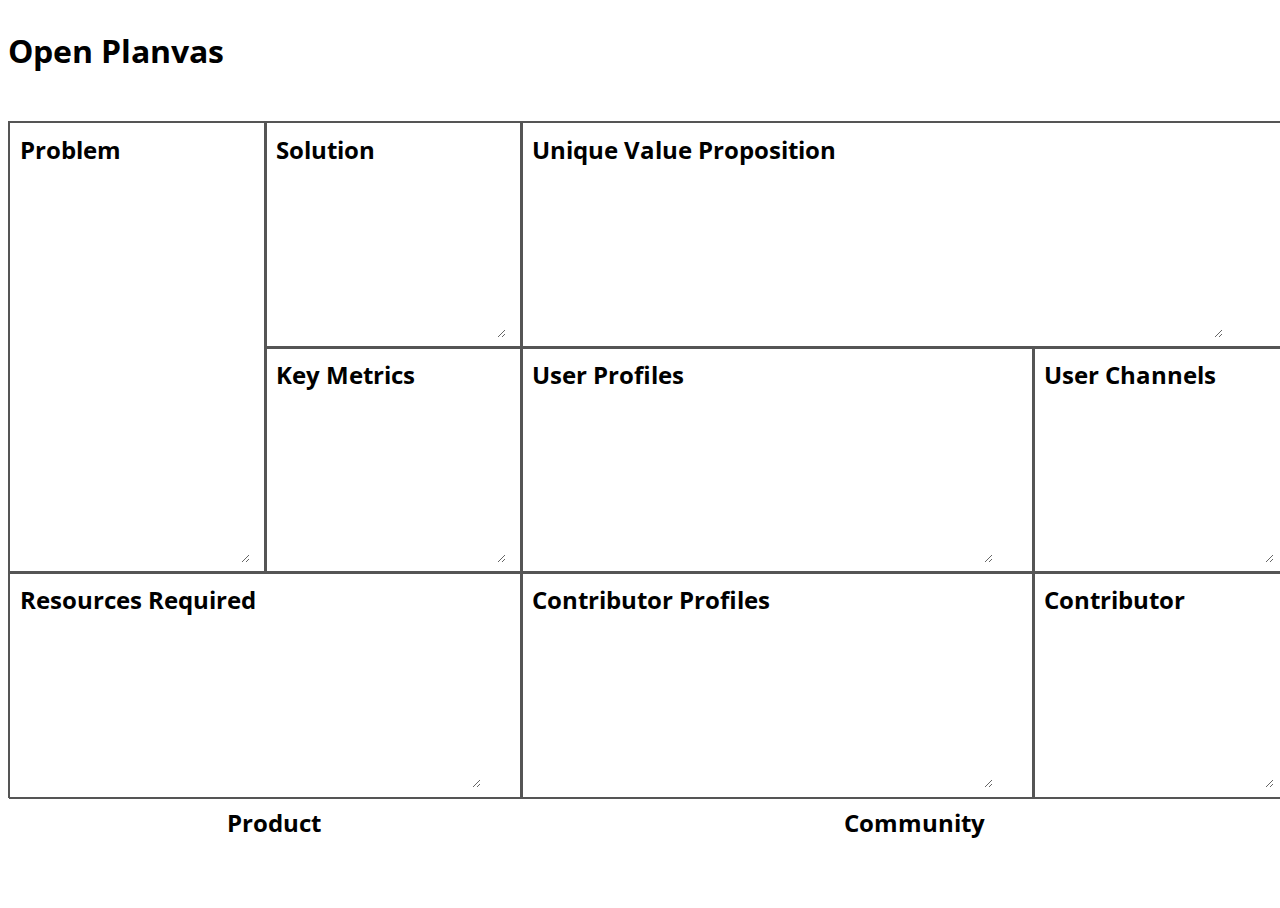
<file: open_canvas/index.html>
<head>
  <title>Open Planvas scratchpad</title>
  <link href='https://fonts.googleapis.com/css?family=Open+Sans:400,700' rel='stylesheet' type='text/css'>
  <style>
    html {
      height: 100%;
    }
    body {
      position: relative;
      height: 100%;
      width: 100%;
      font-family: 'Open Sans', sans-serif;
    }
    div {
      padding: 0;
      position: absolute;
      border: #555 1px solid;
    }
    .inner {
      position: relative;
      width: 100%;
      height: 100%;
    }
    h2 {
      margin: 0;
      position: absolute;
      height: 50px;
      left: 0;
      height: 0;
      padding: 10px;
      width: 100%
    }
    textarea {
      font-size: 16px;
      position: absolute;
      border: 0;
      top: 50px;
      bottom: 10px;
      left: 10px;
      right: 10px;
      width: 90%;
    }
    textarea:focus {
        outline-width: 0;
    }
    #title { position: absolute; top: 0; left: 0; height: 10%; }
    #problem { width: 20%; height: 50%; top: 12.5%; left: 0; }
    #solution { width: 20%; height: 25%; top: 12.5%; left: 20%; }
    #key_metrics { width: 20%; height: 25%; top: 37.5%; left: 20%; }
    #value_prop { width: 60%; height: 25%; top: 12.5%; left: 40%; }
    #user_profiles { width: 40%; height: 25%; top: 37.5%; left: 40%; }
    #user_channels { width: 20%; height: 25%; top: 37.5%; left: 80%; }
    #resources { width: 40%; height: 25%; top: 62.5%; left: 0; }
    #contrib_profiles { width: 40%; height: 25%; top: 62.5%; left: 40%; }
    #contrib_channels { width: 20%; height: 25%; top: 62.5%; left: 80%; }
    #title_product { width: 40%; height: 12.5%; top: 87.5%; left: 0; text-align: center; border: 0; }
    #title_community { width: 60%; height: 12.5%; top: 87.5%; left: 40%; text-align: center; border: 0; }
  </style>
</head>

<body>

  <h1 id="title">Open Planvas</h1>

  <div id="problem">
    <div class="inner">
      <h2>Problem</h2>
      <textarea></textarea>
    </div>
  </div>

  <div id="solution">
    <div class="inner">
      <h2>Solution</h2>
      <textarea></textarea>
    </div>
  </div>

  <div id="key_metrics">
    <div class="inner">
      <h2>Key Metrics</h2>
      <textarea></textarea>
    </div>
  </div>

  <div id="value_prop">
    <div class="inner">
      <h2>Unique Value Proposition</h2>
      <textarea></textarea>
    </div>
  </div>

  <div id="user_profiles">
    <div class="inner">
      <h2>User Profiles</h2>
      <textarea></textarea>
    </div>
  </div>

  <div id="user_channels">
    <div class="inner">
      <h2>User Channels</h2>
      <textarea></textarea>
    </div>
  </div>

  <div id="resources">
    <div class="inner">
      <h2>Resources Required</h2>
      <textarea></textarea>
    </div>
  </div>

  <div id="contrib_profiles">
    <div class="inner">
      <h2>Contributor Profiles</h2>
      <textarea></textarea>
    </div>
  </div>

  <div id="contrib_channels">
    <div class="inner">
      <h2>Contributor Channels</h2>
      <textarea></textarea>
    </div>
  </div>

  <div id="title_product">
    <h2>Product</h2>
  </div>

  <div id="title_community">
    <h2>Community</h2>
  </div>

</body>
</file>
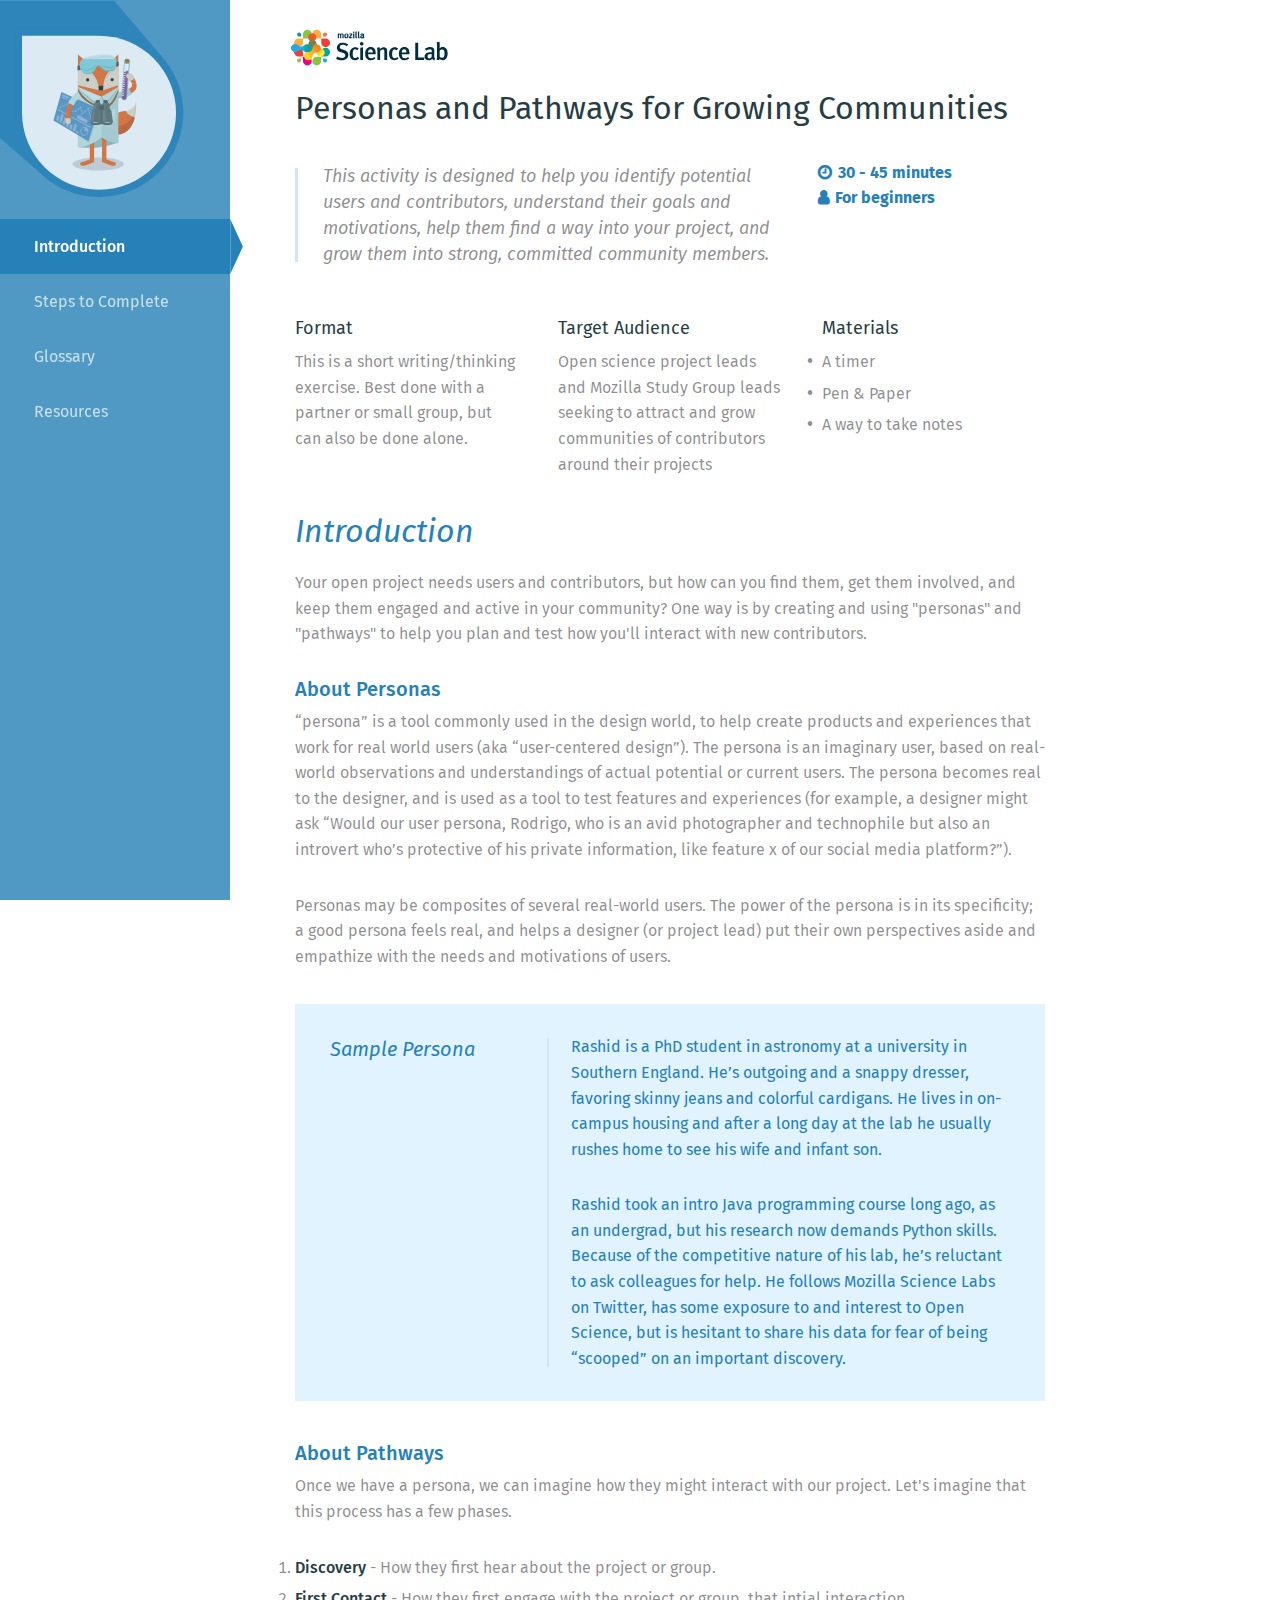
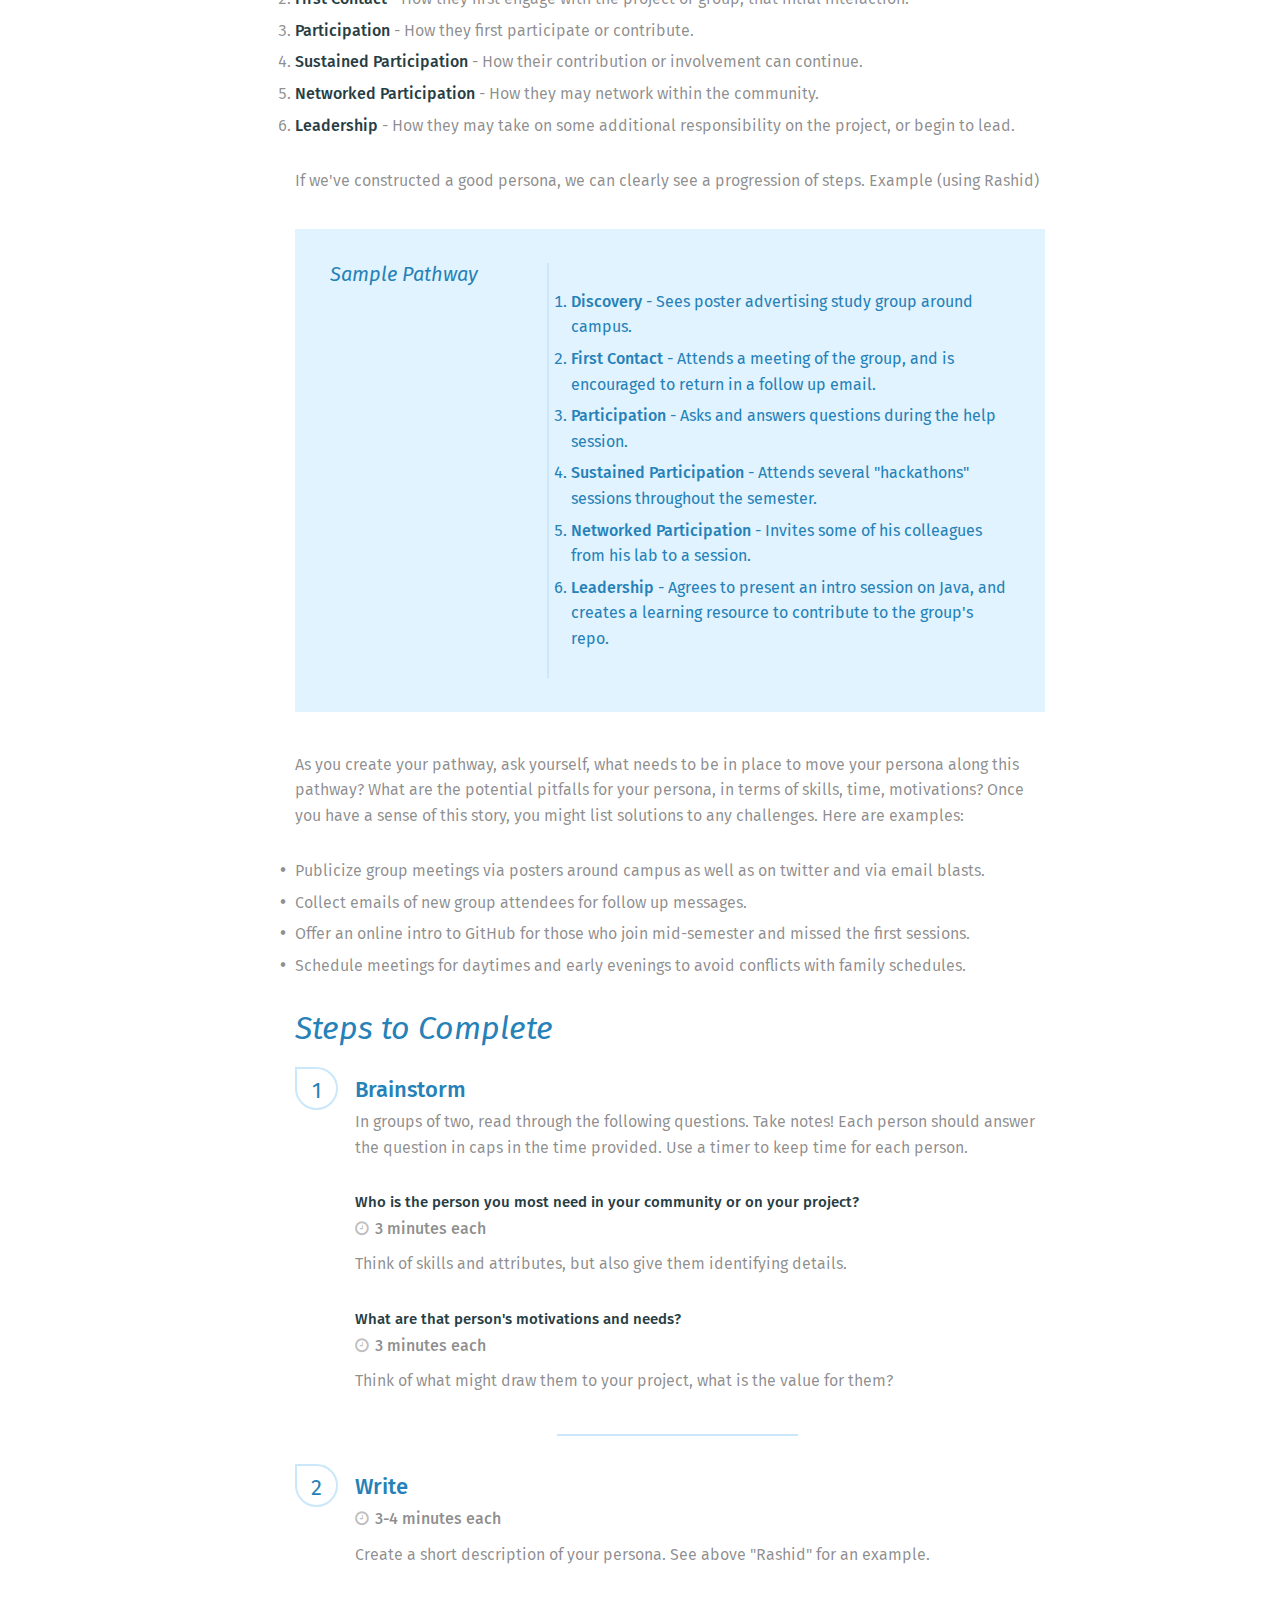
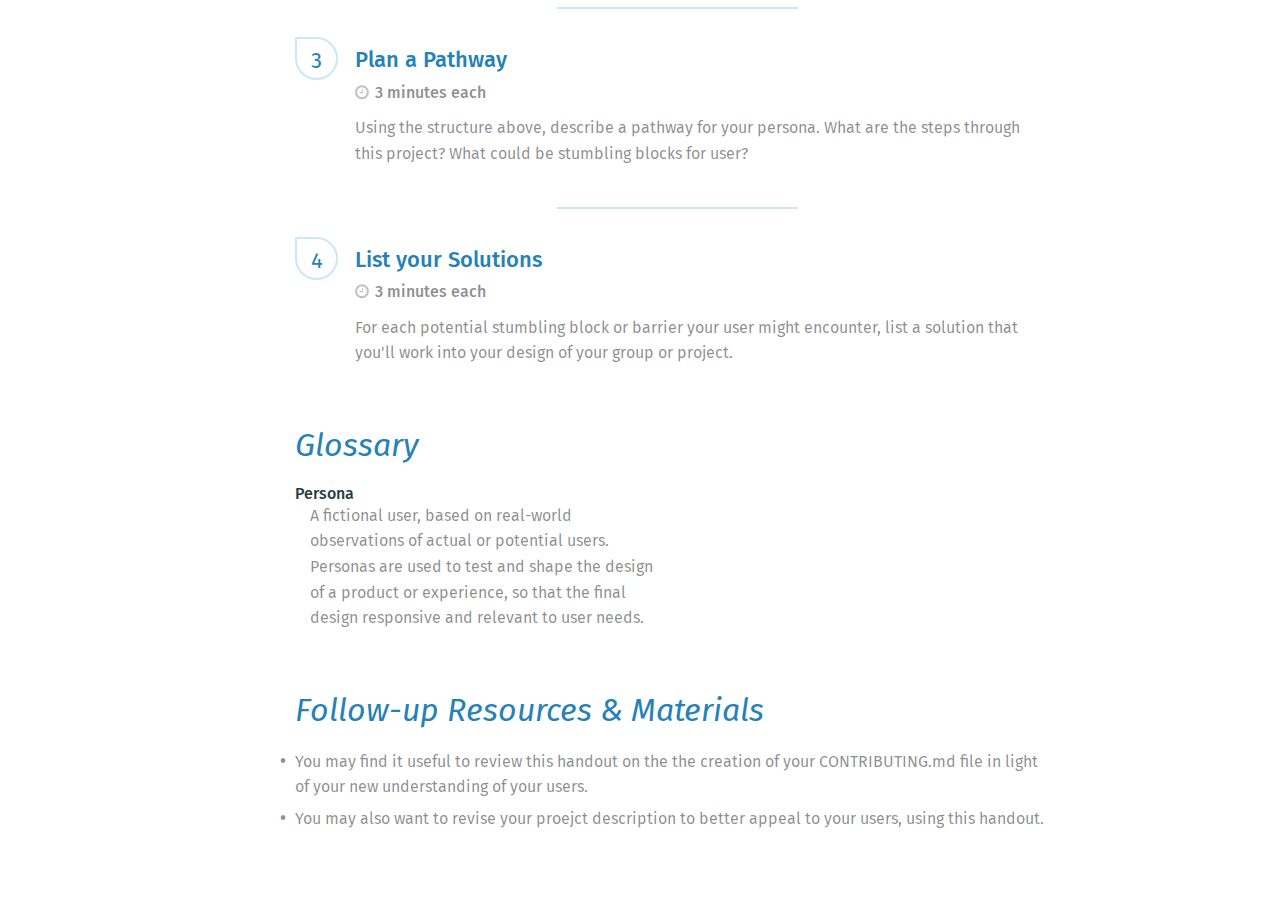
<file: personas_pathways/index.html>
<!DOCTYPE html>
<html>
  <head>
    <title>Personas and Pathways for Growing Communities</title>
    <meta charset="utf-8">
    <meta name="viewport" content="width=device-width, initial-scale=1">
    <link href='https://fonts.googleapis.com/css?family=Fira+Sans:400,400italic,500,500italic,700' rel='stylesheet' type='text/css'>
    <link rel="stylesheet" href="https://maxcdn.bootstrapcdn.com/font-awesome/4.5.0/css/font-awesome.min.css">
    <link rel="stylesheet" href="../assets/css/style.css">
    <link rel="icon" type="image/ico" href="https://mozillascience.org/img/favicon.ico">

    <script src="https://code.jquery.com/jquery-2.1.4.min.js" type="text/javascript" charset="utf-8"></script>
    <script src="../assets/javascript/script.js" type="text/javascript" charset="utf-8"></script>
  </head>

  <body>
    <aside>
      <div class="logo">
        <a href="http://mozillascience.github.io/working-open-workshop/" title="WOW-Berlin Homepage">
          <img src="../assets/images/science-fox.svg" />
        </a>
      </div>
      <nav>
        <a class="selected" href="#introduction">Introduction</a>
        <a href="#steps-to-complete">Steps to Complete</a>
        <a href="#glossary">Glossary</a>
        <a href="#resources">Resources</a>
      </nav>
    </aside>

    <article>
      <div class="logo">
        <a href="https://mozillascience.org" title="Mozilla Science Lab">
          <img src="../assets/images/science-lab-logo.svg" />
        </a>
      </div>


      <h1>Personas and Pathways for Growing Communities</h1>

      <div class="meta-information">
        <p class="summary">
          This activity is designed to help you identify potential users and contributors,
          understand their goals and motivations, help them find a way into your project,
          and grow them into strong, committed community members.
        </p>
        <div class="details">
          <time>30 - 45 minutes</time>
          <p class="difficulty">For beginners</p>
        </div>
      </div>

      <section class="presentation-details">
        <section>
          <h4>Format</h4>
          <p>
            This is a short writing/thinking exercise. Best done with a partner or small group,
            but can also be done alone.
          </p>
        </section>

        <section>
          <h4>Target Audience</h4>
          <p>
            Open science project leads and Mozilla Study Group leads seeking to attract and
            grow communities of contributors around their projects
          </p>
        </section>

        <section>
          <h4>Materials</h4>
          <ul>
            <li>A timer</li>
            <li>Pen &amp; Paper</li>
            <li>A way to take notes</li>
          </ul>
        </section>
      </section>

      <h2 id="introduction">Introduction</h2>

      <p>
        Your open project needs users and contributors, but how can you find them, get
        them involved, and keep them engaged and active in your community? One way is
        by creating and using "personas" and "pathways" to help you plan and test how
        you'll interact with new contributors.
      </p>

      <h3>About Personas</h3>

      <p>
         “persona” is a tool commonly used in the design world, to help create products
         and experiences that work for real world users (aka “user-centered design”).
         The persona is an imaginary user, based on real-world observations and
         understandings of actual potential or current users. The persona becomes
         real to the designer, and is used as a tool to test features and experiences
         (for example, a designer might ask “Would our user persona, Rodrigo, who is an
         avid photographer and technophile but also an introvert who’s protective of
         his private information, like feature x of our social media platform?”).
      </p>

      <p>
        Personas may be composites of several real-world users. The power of the
        persona is in its specificity; a good persona feels real, and helps a designer
        (or project lead) put their own perspectives aside and empathize with the needs
        and motivations of users.
      </p>

      <section class="example">
        <section class="title">
          <h1>Sample Persona</h1>
        </section>
        <section class="content">
          <p>
            Rashid is a PhD student in astronomy at a university in Southern England.
            He’s outgoing and a snappy dresser, favoring skinny jeans and colorful
            cardigans. He lives in on-campus housing and after a long day at the lab
            he usually rushes home to see his wife and infant son.
          </p>
          <p>
            Rashid took an intro Java programming course long ago,
            as an undergrad, but his research now demands Python skills. Because of the competitive nature of his lab, he’s reluctant to ask colleagues for help.
            He follows Mozilla Science Labs on Twitter, has some exposure to and interest to Open
            Science, but is hesitant to share his data for fear of being “scooped” on an important discovery.
          </p>
        </section>
      </section>

      <h3>About Pathways</h3>

      <p>
        Once we have a persona, we can imagine how they might interact with our project.
        Let's imagine that this process has a few phases.
      </p>

      <ol>
        <li><strong>Discovery</strong> - How they first hear about the project or group.</li>
        <li><strong>First Contact</strong> - How they first engage with the project or group, that intial interaction.</li>
        <li><strong>Participation</strong> - How they first participate or contribute.</li>
        <li><strong>Sustained Participation</strong> - How their contribution or involvement can continue.</li>
        <li><strong>Networked Participation</strong> - How they may network within the community.</li>
        <li><strong>Leadership</strong> - How they may take on some additional responsibility on the project, or begin to lead.</li>
      </ol>

      <p>
        If we've constructed a good persona, we can clearly see a progression of steps. Example (using Rashid)
      </p>
      <section class="example">
        <section class="title">
          <h1>Sample Pathway</h1>
        </section>
        <section class="content">
          <p>
            <ol>
              <li><strong>Discovery</strong> - Sees poster advertising study group around campus.</li>
              <li><strong>First Contact</strong> - Attends a meeting of the group, and is encouraged to return in a follow up email.</li>
              <li><strong>Participation</strong> - Asks and answers questions during the help session.</li>
              <li><strong>Sustained Participation</strong> - Attends several "hackathons" sessions throughout the semester.</li>
              <li><strong>Networked Participation</strong> - Invites some of his colleagues from his lab to a session.</li>
              <li><strong>Leadership</strong> - Agrees to present an intro session on Java, and creates a learning resource
                to contribute to the group's repo.
              </li>
            </ol>
          </p>
        </section>
      </section>


      <p>
        As you create your pathway, ask yourself, what needs to be in place to move your persona
        along this pathway? What are the potential pitfalls for your persona, in terms of skills,
        time, motivations? Once you have a sense of this story, you might list solutions to any
        challenges. Here are examples:
      </p>

      <ul>
        <li>Publicize group meetings via posters around campus as well as on twitter and via email blasts.</li>
        <li>Collect emails of new group attendees for follow up messages.</li>
        <li>Offer an online intro to GitHub for those who join mid-semester and missed the first sessions.</li>
        <li>Schedule meetings for daytimes and early evenings to avoid conflicts with family schedules.</li>
      </ul>

      <h2 id="steps-to-complete">Steps to Complete</h2>

      <ol class="steps">
        <!-- Step 1 -->
        <li>
          <h1>Brainstorm</h1>
          <p>
            In groups of two, read through the following questions. Take notes! Each person
            should answer the question in caps in the time provided. Use a timer to keep
            time for each person.
          </p>

          <ul>
            <li>
              <h2>Who is the person you most need in your community or on your project?</h2>
              <time>3 minutes each</time>
              <p>
                Think of skills and attributes, but also give them identifying details.
              </p>
            </li>

            <li>
              <h2>What are that person's motivations and needs?</h2>
              <time>3 minutes each</time>
              <p>
                Think of what might draw them to your project, what is the value for them?
              </p>
            </li>
          </ul>
        </li>

        <!-- Step 2 -->
        <li>
          <h1>Write</h1>
          <time>3-4 minutes each</time>
          <p>
            Create a short description of your persona. See above "Rashid" for an example.
          </p>
        </li>

        <!-- Step 3 -->
        <li>
          <h1>Plan a Pathway</h1>
          <time>3 minutes each</time>
          <p>
            Using the structure above, describe a pathway for your persona. What are the steps
            through this project? What could be stumbling blocks for user?
          </p>
        </li>

        <!-- Step 4 -->
        <li>
          <h1>List your Solutions</h1>
          <time>3 minutes each</time>
          <p>
            For each potential stumbling block or barrier your user might encounter, list a
            solution that you'll work into your design of your group or project.
          </p>
        </li>
      </ol>

      <h2 id="glossary">Glossary</h2>
      <section class="glossary">
        <section class="term">
          <h3>Persona</h3>
          <p>
            A fictional user, based on real-world observations of actual or potential users. Personas are used
            to test and shape the design of a product or experience, so that the final design responsive
            and relevant to user needs.
          </p>
        </section>
      </section>

      <h2 id="resources">Follow-up Resources &amp; Materials</h2>
      <ul>
        <li>
          You may find it useful to review this handout on the the creation of your CONTRIBUTING.md
          file in light of your new understanding of your users.
        </li>
        <li>
          You may also want to revise your proejct description to better appeal to your users, using this handout.
        </li>
      </ul>

      <!--
      <section class="resources">
        <section class="resource">
          <h4>Resource Name</h4>
          <a href="#">http://link.to/resource</a>
          <p>This is a description of the resource. Summarizes what it is, you know?</p>
        </section>
      </section>
      -->

    </article>
  </body>
</html>
</file>
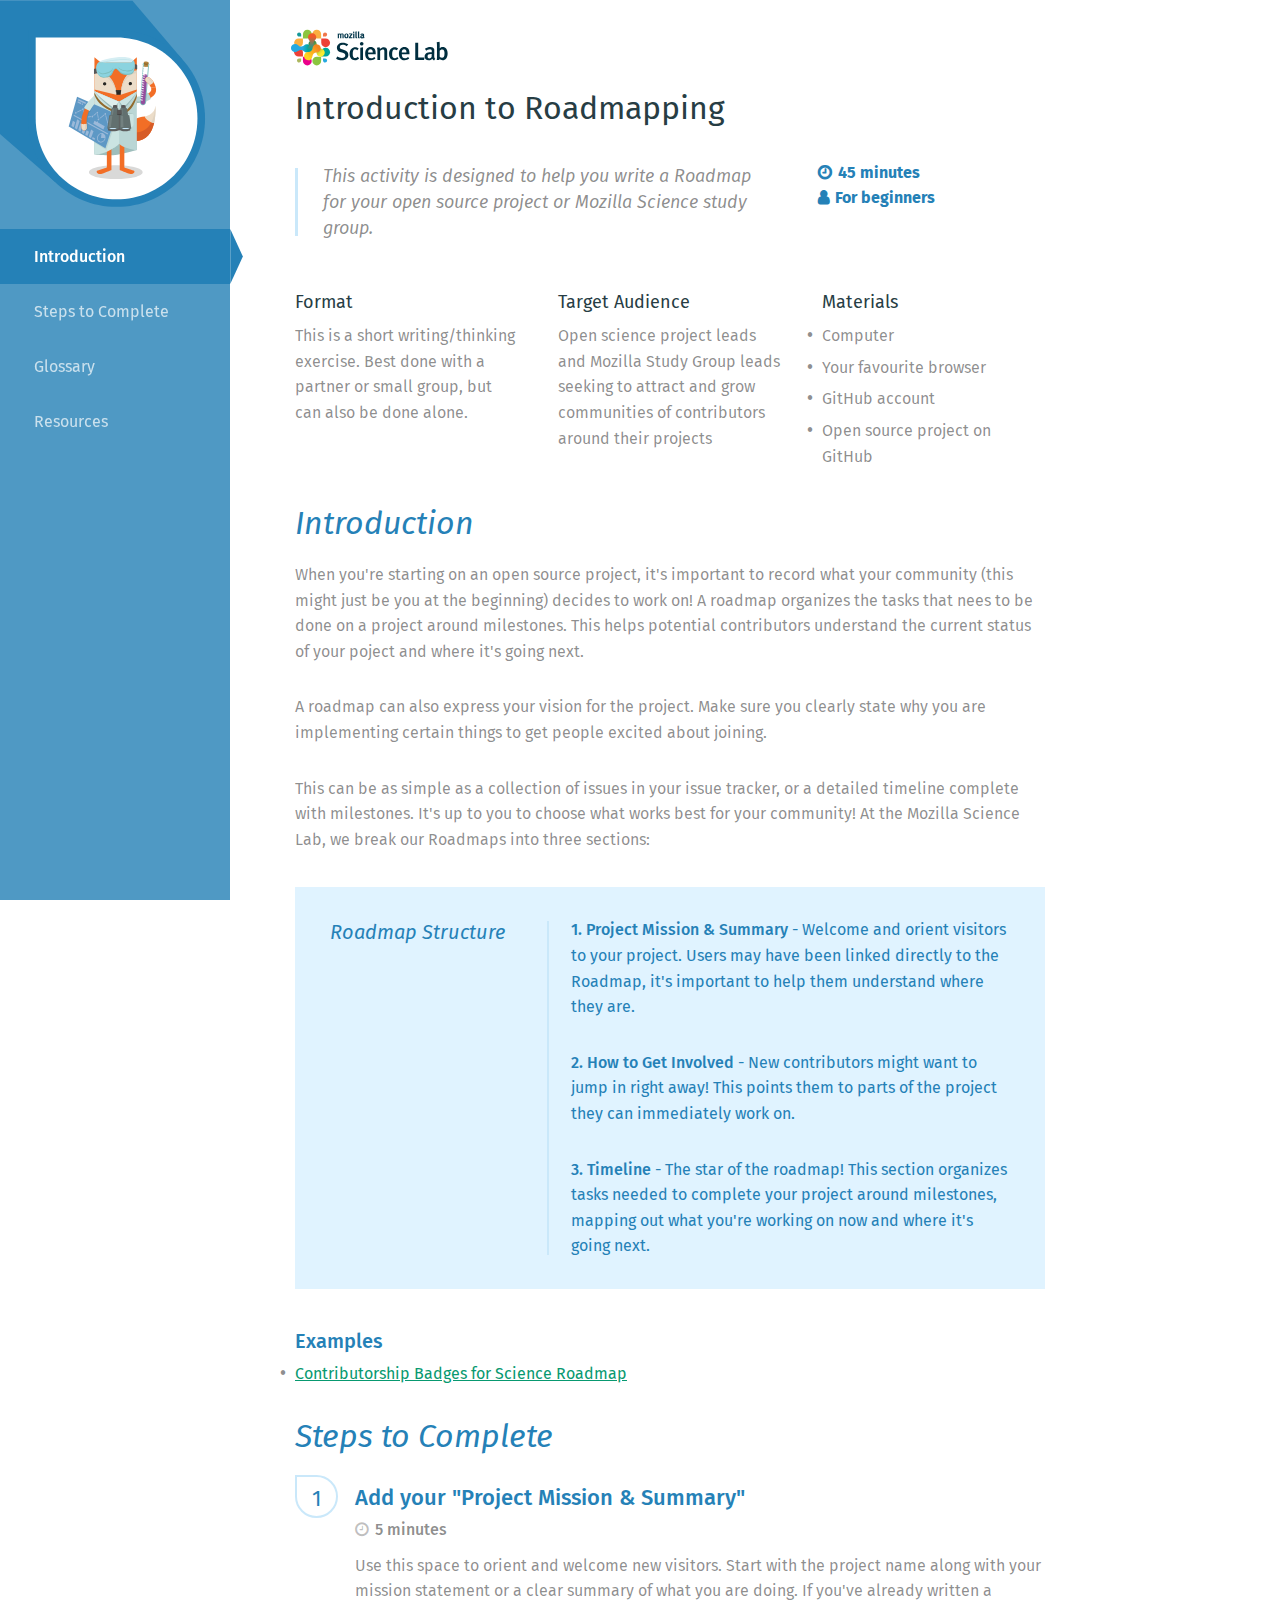
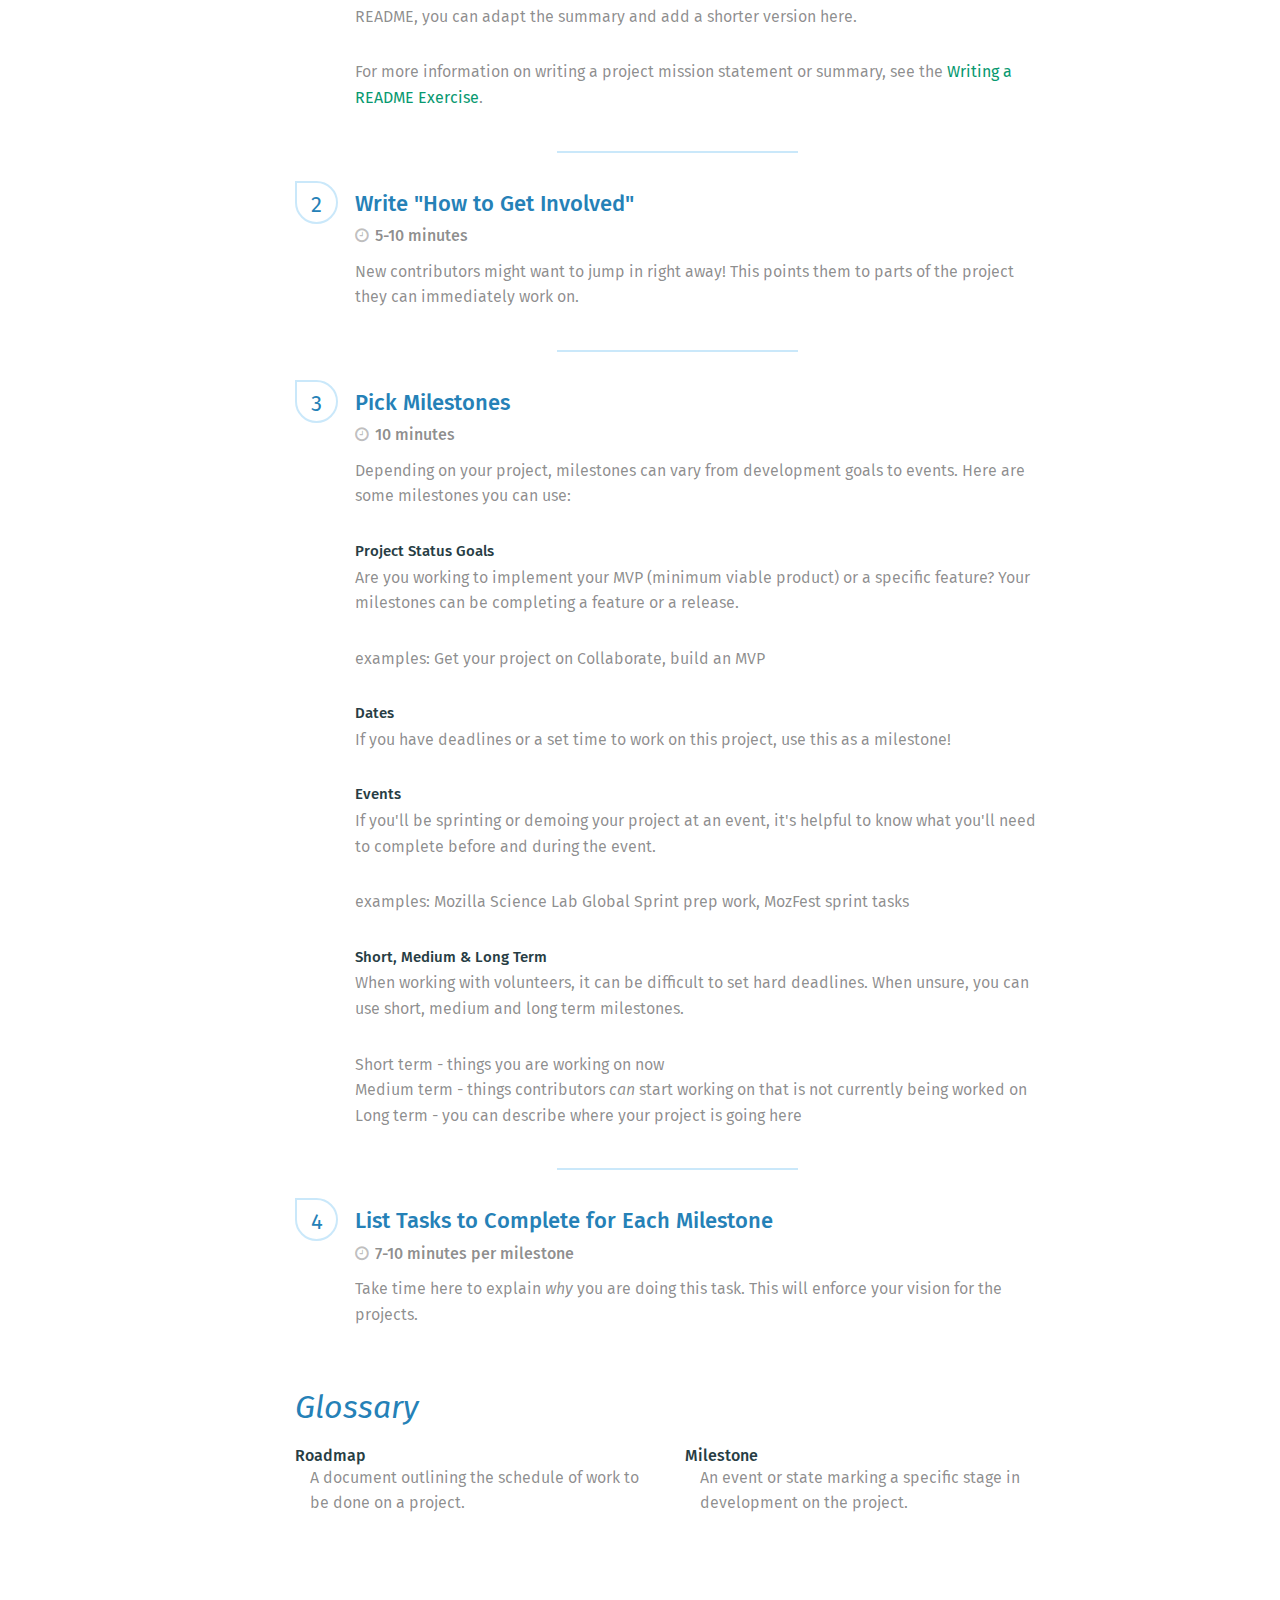
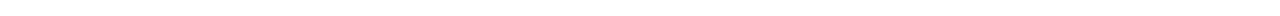
<file: roadmapping/index.html>
<!DOCTYPE html>
<html>
  <head>
    <title>Intro to Roadmapping</title>
    <meta charset="utf-8">
    <meta name="viewport" content="width=device-width, initial-scale=1">
    <link href='https://fonts.googleapis.com/css?family=Fira+Sans:400,400italic,500,500italic,700' rel='stylesheet' type='text/css'>
    <link rel="stylesheet" href="https://maxcdn.bootstrapcdn.com/font-awesome/4.5.0/css/font-awesome.min.css">
    <link rel="stylesheet" href="../assets/css/style.css">
    <link rel="icon" type="image/ico" href="https://mozillascience.org/img/favicon.ico">

    <script src="https://code.jquery.com/jquery-2.1.4.min.js" type="text/javascript" charset="utf-8"></script>
    <script src="../assets/javascript/script.js" type="text/javascript" charset="utf-8"></script>
  </head>

  <body>
    <aside>
      <div class="image">
        <img src="../assets/images/science-fox.svg">
      </div>
      <nav>
        <a class="selected" href="#introduction">Introduction</a>
        <a href="#steps-to-complete">Steps to Complete</a>
        <a href="#glossary">Glossary</a>
        <a href="#resources">Resources</a>
      </nav>
    </aside>

    <article>
      <div class="logo">
        <a href="https://mozillascience.org" title="Mozilla Science Lab">
          <img src="../assets/images/science-lab-logo.svg" />
        </a>
      </div>

      <h1>Introduction to Roadmapping</h1>

      <div class="meta-information">
        <p class="summary">
          This activity is designed to help you write a Roadmap for your open source project or Mozilla Science study group.
        </p>
        <div class="details">
          <time>45 minutes</time>
          <p class="difficulty">For beginners</p>
        </div>
      </div>

      <section class="presentation-details">
        <section>
          <h4>Format</h4>
          <p>
            This is a short writing/thinking exercise. Best done with a partner or small group,
            but can also be done alone.
          </p>
        </section>

        <section>
          <h4>Target Audience</h4>
          <p>
            Open science project leads and Mozilla Study Group leads seeking to attract and
            grow communities of contributors around their projects
          </p>
        </section>

        <section>
          <h4>Materials</h4>
          <ul>
            <li>Computer</li>
            <li>Your favourite browser</li>
            <li>GitHub account</li>
            <li>Open source project on GitHub</li>
          </ul>
        </section>
      </section>

      <h2 id="introduction">Introduction</h2>

      <p>
        When you're starting on an open source project, it's important to record what your community (this might just be you at the beginning) decides to work on! A roadmap organizes the tasks that nees to be done on a project around milestones. This helps potential contributors understand the current status of your poject and where it's going next.
      </p>

      <p>
        A roadmap can also express your vision for the project. Make sure you clearly state why you are implementing certain things to get people excited about joining.
      </p>

      <p>
        This can be as simple as a collection of issues in your issue tracker, or a detailed timeline complete with milestones. It's up to you to choose what works best for your community! At the Mozilla Science Lab, we break our Roadmaps into three sections:
      </p>

      <section class="example">
        <section class="title">
          <h1>Roadmap Structure</h1>
        </section>
        <section class="content">
          <p>
            <strong>1. Project Mission & Summary</strong> - Welcome and orient visitors to your project. Users may have been linked directly to the Roadmap, it's important to help them understand where they are.
          </p>
          <p>
            <strong>2. How to Get Involved</strong> - New contributors might want to jump in right away! This points them to parts of the project they can immediately work on.
          </p>
          <p>
            <strong>3. Timeline</strong> - The star of the roadmap!
            This section organizes tasks needed to complete your project around milestones, mapping out what you're working on now and where it's going next.
          </p>
        </section>
      </section>

      <h3>Examples</h3>
      <ul>
        <li><a href="https://github.com/mozillascience/PaperBadger/issues/17">Contributorship Badges for Science Roadmap</a></li>
      </ul>

      <h2 id="steps-to-complete">Steps to Complete</h2>

      <ol class="steps">
        <!-- Step 1 -->
        <li>
          <h1>Add your "Project Mission & Summary"</h1>
          <time>5 minutes</time>
          <p>
            Use this space to orient and welcome new visitors. Start with the project name along with your mission statement or a clear summary of what you are doing. If you've already written a README, you can adapt the summary and add a shorter version here.
          </p>

          <p>
            For more information on writing a project mission statement or summary, see the <a>Writing a README Exercise</a>.
          </p>

        </li>

        <!-- Step 2 -->
        <li>
          <h1>Write "How to Get Involved"</h1>
          <time>5-10 minutes</time>
          <p>
            New contributors might want to jump in right away! This points them to parts of the project they can immediately work on.
          </p>
        </li>

        <!-- Step 3 -->
        <li>
          <h1>Pick Milestones</h1>
          <time>10 minutes</time>
          <p>
            Depending on your project, milestones can vary from development goals to events. Here are some milestones you can use:
          </p>
          <ul>
            <li>
              <h2>Project Status Goals</h2>
              <p>Are you working to implement your MVP (minimum viable product) or a specific feature? Your milestones can be completing a feature or a release.</p>
              <p>examples: Get your project on Collaborate, build an MVP</p>
            </li>
            <li>
              <h2>Dates</h2>
              <p>If you have deadlines or a set time to work on this project, use this as a milestone!</p>
            </li>
            <li>
              <h2>Events</h2>
              <p>If you'll be sprinting or demoing your project at an event, it's helpful to know what you'll need to complete before and during the event.</p>
              <p>examples: Mozilla Science Lab Global Sprint prep work, MozFest sprint tasks</p>
            </li>
            <li>
              <h2>Short, Medium & Long Term</h2>
              <p>When working with volunteers, it can be difficult to set hard deadlines. When unsure, you can use short, medium and long term milestones.
                </p>
                <p><span>Short term</span> - things you are working on now<br />
                  <span>Medium term</span> - things contributors <i>can</i> start working on that is not currently being worked on<br />
                  <span>Long term</span> - you can describe where your project is going here
                </p>
            </li>
          </ul>
        </li>

        <!-- Step 4 -->
        <li>
          <h1>List Tasks to Complete for Each Milestone</h1>
          <time>7-10 minutes per milestone</time>
          <p>
            Take time here to explain <i>why</i> you are doing this task. This will enforce your vision for the projects.
          </p>
        </li>
      </ol>

      <h2 id="glossary">Glossary</h2>
      <section class="glossary">
        <section class="term">
          <h3>Roadmap</h3>
          <p>
            A document outlining the schedule of work to be done on a project.
          </p>
        </section>
        <section class="term">
          <h3>Milestone</h3>
          <p>
            An event or state marking a specific stage in development on the project.
          </p>
        </section>
      </section>
<!--
      <h2 id="resources">Follow-up Resources &amp; Materials</h2>
      <ul>
        <li>
          You may find it useful to review this handout on the the creation of your Contributing.md
          file in light of your new understanding of your users.
        </li>
        <li>
          You may also want to revise your proejct description to better appeal to your users, using this handout.
        </li>
      </ul>
 -->
      <!--
      <section class="resources">
        <section class="resource">
          <h4>Resource Name</h4>
          <a href="#">http://link.to/resource</a>
          <p>This is a description of the resource. Summarizes what it is, you know?</p>
        </section>
      </section>
      -->

    </article>
  </body>
</html>
</file>
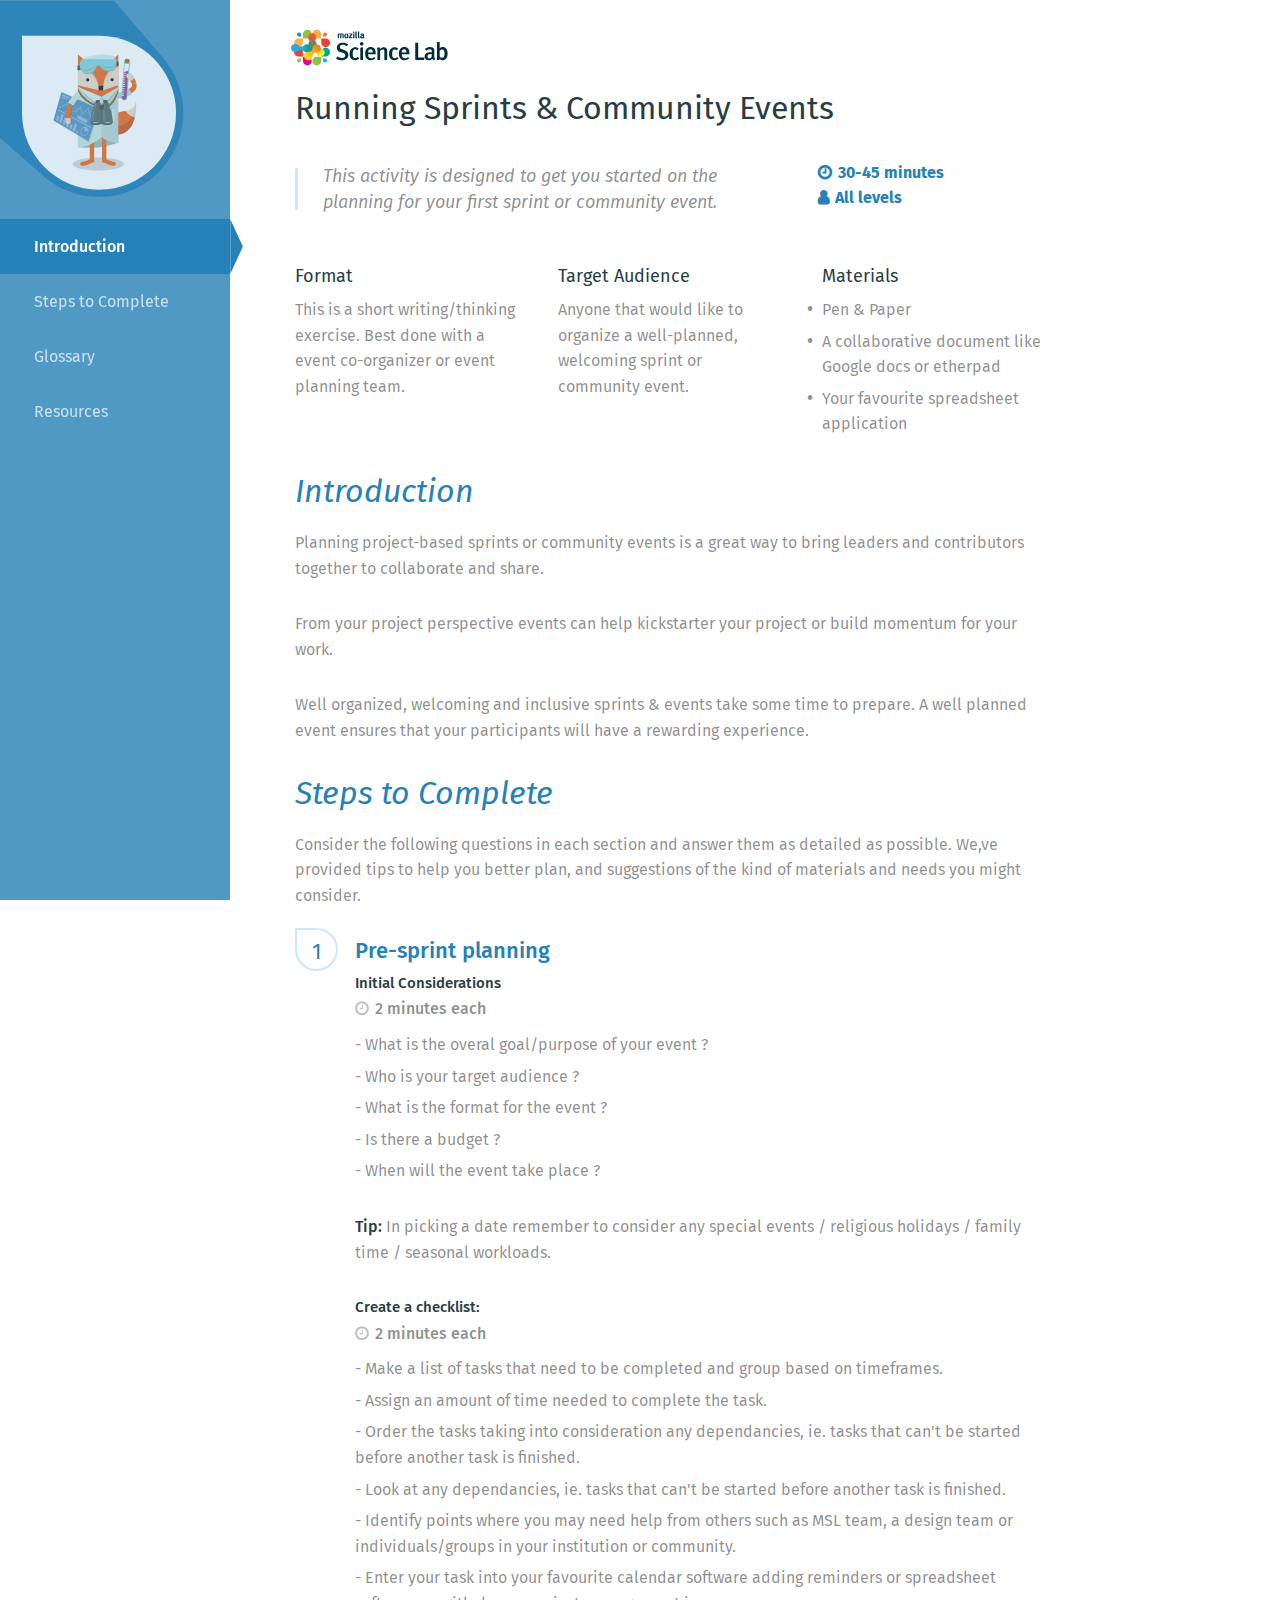
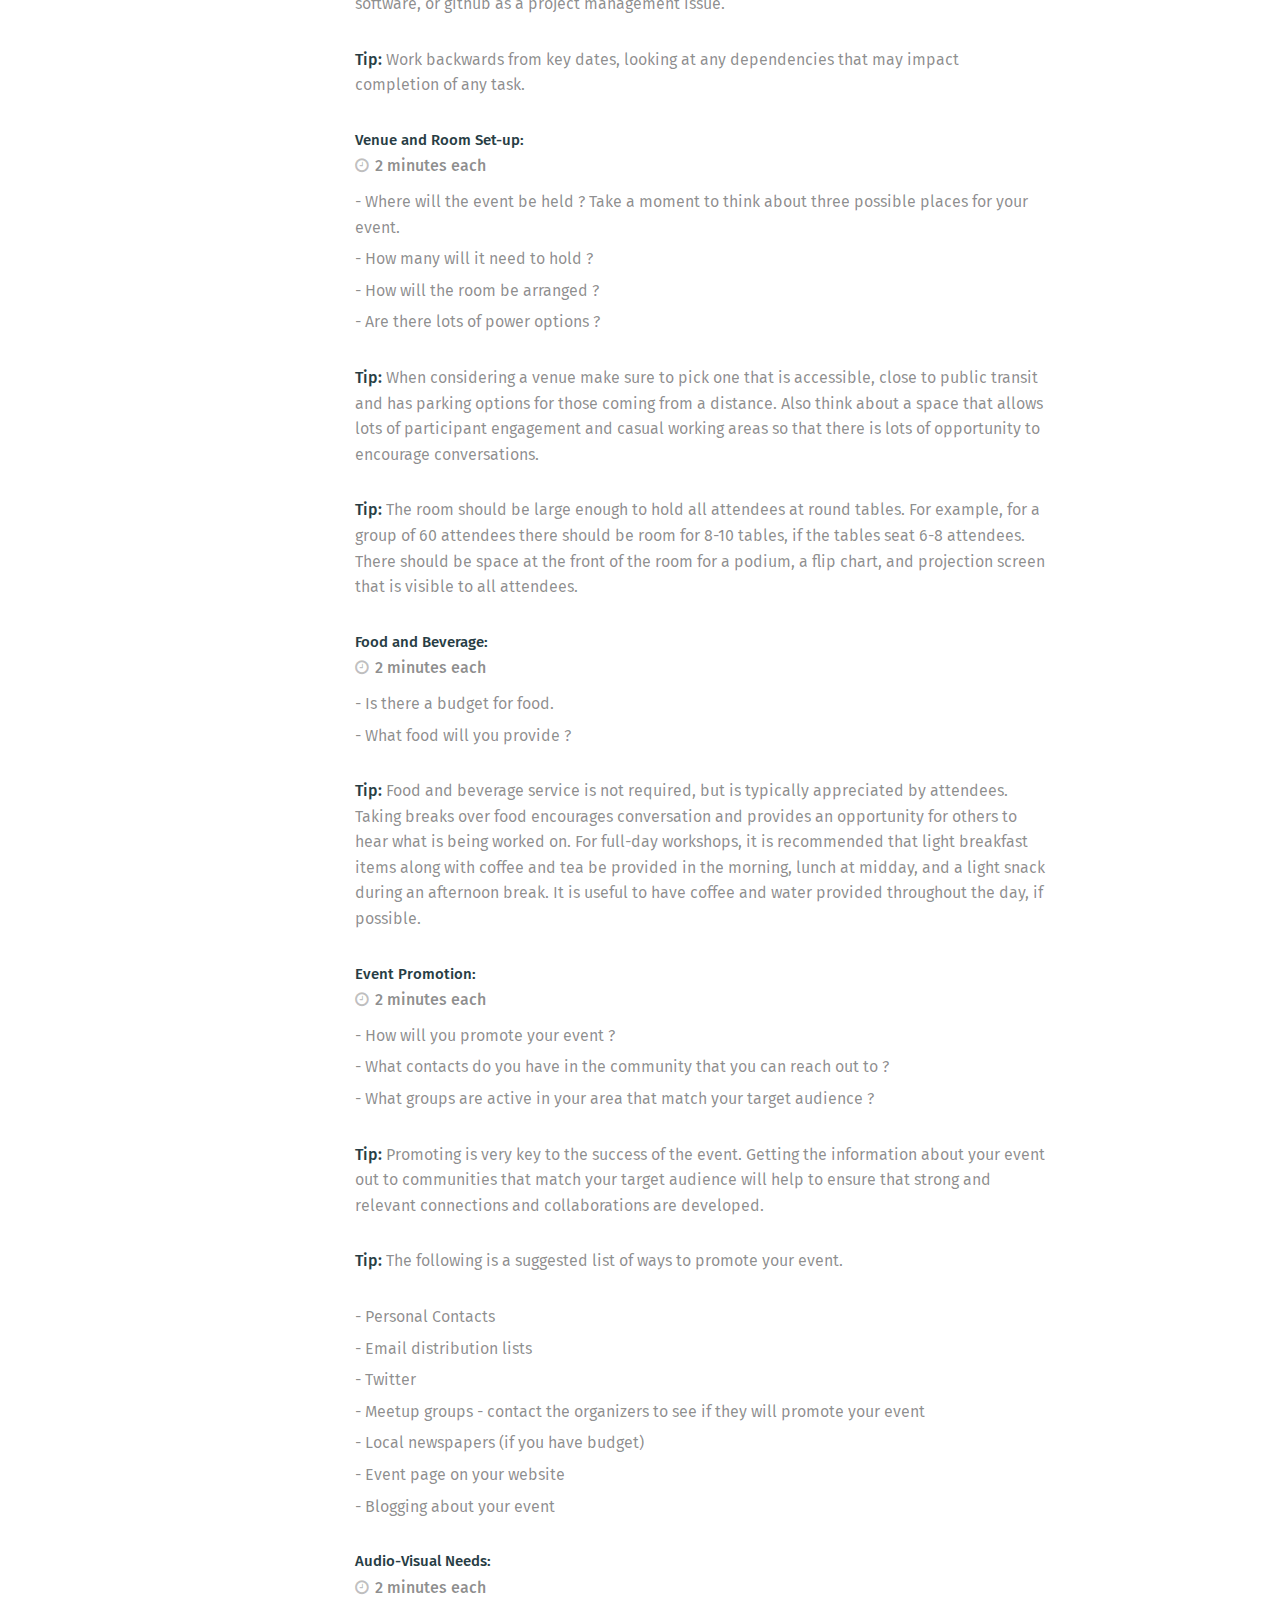
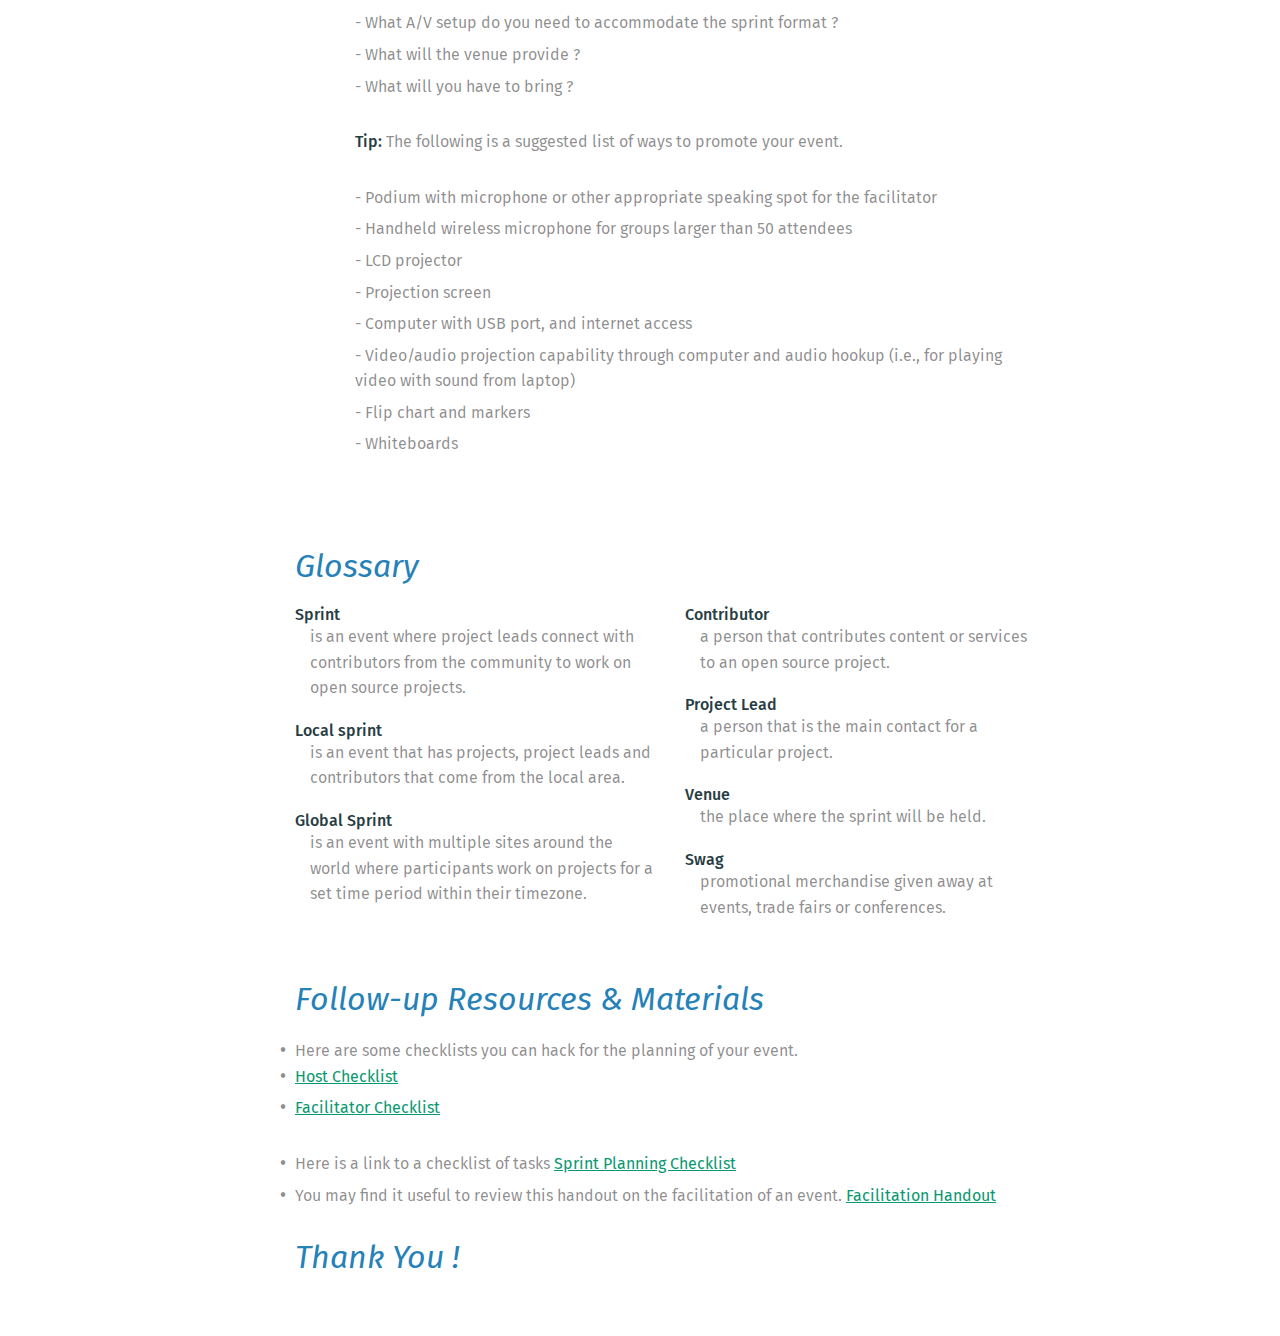
<file: sprints_events/index.html>
<!DOCTYPE html>
<html>
  <head>
    <title>Running Sprints &amp; Community Events</title>
    <meta charset="utf-8">
    <meta name="viewport" content="width=device-width, initial-scale=1">
    <link href='https://fonts.googleapis.com/css?family=Fira+Sans:400,400italic,500,500italic,700' rel='stylesheet' type='text/css'>
    <link rel="stylesheet" href="https://maxcdn.bootstrapcdn.com/font-awesome/4.5.0/css/font-awesome.min.css">
    <link rel="stylesheet" href="../assets/css/style.css">
    <link rel="icon" type="image/ico" href="https://mozillascience.org/img/favicon.ico">

    <script src="https://code.jquery.com/jquery-2.1.4.min.js" type="text/javascript" charset="utf-8"></script>
    <script src="../assets/javascript/script.js" type="text/javascript" charset="utf-8"></script>
  </head>

  <body>
    <aside>
      <div class="logo">
        <a href="http://mozillascience.github.io/working-open-workshop/" title="WOW-Berlin Homepage">
          <img src="../assets/images/science-fox.svg" />
        </a>
      </div>
      <nav>
        <a class="selected" href="#introduction">Introduction</a>
        <a href="#steps-to-complete">Steps to Complete</a>
        <a href="#glossary">Glossary</a>
        <a href="#resources">Resources</a>
      </nav>
    </aside>

    <article>
      <div class="logo">
        <a href="https://mozillascience.org" title="Mozilla Science Lab">
          <img src="../assets/images/science-lab-logo.svg" />
        </a>
      </div>

      <h1>Running Sprints &amp; Community Events</h1>

      <div class="meta-information">
        <p class="summary">
          This activity is designed to get you started on the planning for your first sprint or community event.
        </p>
        <div class="details">
          <time>30-45 minutes</time>
          <p class="difficulty">All levels</p>
        </div>
      </div>

      <section class="presentation-details">
        <section>
          <h4>Format</h4>
          <p>
            This is a short writing/thinking exercise. Best done with a event co-organizer or event planning team.
          </p>
        </section>

        <section>
          <h4>Target Audience</h4>
          <p>
            Anyone that would like to organize a well-planned, welcoming sprint or community event.
          </p>
        </section>
        
        <section>
          <h4>Materials</h4>
          <ul>
            <li>Pen &amp; Paper</li>
            <li>A collaborative document like Google docs or etherpad</li>
            <li>Your favourite spreadsheet application</li>
          </ul>
        </section>
      </section>

      <h2 id="introduction">Introduction</h2>

      <p>
        Planning project-based sprints or community events is a great way to bring leaders and 
        contributors together to collaborate and share.
      </p>
      <p>From your project perspective events can help kickstarter your project or build momentum for your work.
      <p>
       Well organized, welcoming and inclusive sprints & events take some time to prepare.  A well 
       planned event ensures that your participants will have a rewarding experience.
      </p>

      <h2 id="steps-to-complete">Steps to Complete</h2>
      <p>Consider the following questions in each section and answer them as detailed as possible. We,ve provided tips to help you better plan, and suggestions of the kind of materials and needs you might consider.
      </p>

      <ol class="steps">
        <!-- Step 1 -->
        <li>
          <h1>Pre-sprint planning</h1>

          <ul>
            <li>
              <h2>Initial Considerations</h2>
              <time>2 minutes each</time>
              <ul>
                <li>
                 - What is the overal goal/purpose of your event ?
                </li>
                <li>
                 - Who is your target audience ?
                </li>
                <li>
                 - What is the format for the event ?
                </li>
                <li>
                 - Is there a budget ?
                </li>
                <li>
                 - When will the event take place ?
                </li>
              </ul>
                <p><strong>Tip:</strong> In picking a date remember to consider any special events / religious holidays / family time / seasonal workloads.
                </p>
            
              <h2>Create a checklist:</h2>
              <time>2 minutes each</time>
              <ul>
                <li>
                  - Make a list of tasks that need to be completed and group based on timeframes.
                </li>
                <li>
                  - Assign an amount of time needed to complete the task.
                </li>
                <li>
                  - Order the tasks taking into consideration any dependancies, ie. tasks that can't be started before another task is finished.
                </li>
                <li>
                  - Look at any dependancies, ie. tasks that can't be started before another task is finished.
                <li>
                  - Identify points where you may need help from others such as MSL team, a design team or individuals/groups in your institution or community.
                </li>
                <li>
                  - Enter your task into your favourite calendar software adding reminders or spreadsheet software, or github as a project management issue.
                </li>
              </ul>
                <p><strong>Tip:</strong> 
                 Work backwards from key dates, looking at any dependencies that may impact completion of any task.
                </p>
              <h2>Venue and Room Set-up:</h2>
              <time>2 minutes each</time>
              <ul>
                <li>
                  - Where will the event be held ?  Take a moment to think about three possible places for your event.
                </li>
                <li>
                  - How many will it need to hold ?
                </li>
                <li>
                  - How will the room be arranged ?
                </li>
                <li>
                  - Are there lots of power options ?
                <li>
              </ul>
                <p><strong>Tip:</strong> When considering a venue make sure to pick one that is accessible, close to public transit and has parking options for those coming from a distance.  Also think about a space that allows lots of participant engagement and casual working areas so that there is lots of opportunity to encourage conversations.
                </p>
                <p><strong>Tip:</strong> The room should be large enough to hold all attendees at round tables. For example, for a group of 60 attendees there should be room for 8-10 tables, if the tables seat 6-8 attendees. There should be space at the front of the room for a podium, a flip chart, and projection screen that is visible to all attendees.
                </p>
              <h2>Food and Beverage:</h2>
              <time>2 minutes each</time>
              <ul>
                <li>
                  - Is there a budget for food.
                </li>
                <li>
                  - What food will you provide ?
                </li>
              </ul>
                <p><strong>Tip:</strong> Food and beverage service is not required, but is typically appreciated by attendees. Taking breaks over food encourages conversation and provides an opportunity for others to hear what is being worked on.  For full-day workshops, it is recommended that light breakfast items along with coffee and tea be provided in the morning, lunch at midday, and a light snack during an afternoon break. It is useful to have coffee and water provided throughout the day, if possible.
                </p>
              <h2>Event Promotion:</h2>
              <time>2 minutes each</time>
              <ul>
                <li>
                  - How will you promote your event ?
                </li>
                <li>
                  - What contacts do you have in the community that you can reach out to ?
                </li>
                <li>
                  - What groups are active in your area that match your target audience ?
                </li>
              </ul>
                <p><strong>Tip:</strong> Promoting is very key to the success of the event.  Getting the information about your event out to communities that match your target audience will help to ensure that strong and relevant connections and collaborations are developed.
                </p>
                <p><strong>Tip:</strong> The following is a suggested list of ways to promote your event.
                  <ul>
                    <li>
                      - Personal Contacts
                    </li>
                    <li>
                      - Email distribution lists
                    </li>
                    <li>
                      - Twitter
                    </li>
                    <li>
                      - Meetup groups - contact the organizers to see if they will promote your event
                    </li>
                    <li>
                      - Local newspapers (if you have budget)
                    </li>
                    <li>
                      - Event page on your website
                    </li>
                    <li>
                      - Blogging about your event
                    </li>
                  </ul>
                </p>
              <h2>Audio-Visual Needs:</h2>
              <time>2 minutes each</time>
              <ul>
                <li>
                  - What A/V setup do you need to accommodate the sprint format ?
                </li>
                <li>
                  - What will the venue provide ?
                </li>
                <li>
                  - What will you have to bring ?
                </li>
              </ul>
              <p><strong>Tip:</strong> The following is a suggested list of ways to promote your event.
                  <ul>
                    <li>
                      - Podium with microphone or other appropriate speaking spot for the facilitator
                    </li>
                    <li>
                      - Handheld wireless microphone for groups larger than 50 attendees
                    </li>
                    <li>
                      - LCD projector
                    </li>
                    <li>
                      - Projection screen
                    </li>
                    <li>
                      - Computer with USB port, and internet access
                    </li>
                    <li>
                      - Video/audio projection capability through computer and audio hookup (i.e., for playing video with sound from laptop)
                    </li>
                    <li>
                      - Flip chart and markers
                    </li>
                    <li>
                      - Whiteboards
                    </li>
                  </ul>
              </p>
            </li>
          </ul>
        </li>

        <!-- Step 2 -->

        <!-- Step 3 -->

        <!-- Step 4 -->

      </ol>

      <h2 id="glossary">Glossary</h2>
      <section class="glossary">
        <section class="term">
          <h3>Sprint</h3>
          <p>
            is an event where project leads connect with contributors from the community to work on open source projects.
          </p>
        </section>
        <section class="term">
          <h3>Local sprint</h3>
          <p>
            is an event that has projects, project leads and contributors that come from the local area.
          </p>
          </section>
          <section class="term">
          <h3>Global Sprint</h3>
          <p>
            is an event with multiple sites around the world where participants work on projects for a set time period within their timezone.
          </p>
          </section>
          <section class="term">
          <h3>Contributor</h3>
          <p>
            a person that contributes content or services to an open source project.
          </p>
          </section>
          <section class="term">
          <h3>Project Lead</h3>
          <p>
            a person that is the main contact for a particular project.
          </p>
          </section>
          <section class="term">
          <h3>Venue</h3>
          <p>
            the place where the sprint will be held.
          </p>
          </section>
          <section class="term">
          <h3>Swag</h3>
          <p>
            promotional merchandise given away at events, trade fairs or conferences.
          </p>
          </section>
        </section>
      </section>

      <h2 id="resources">Follow-up Resources &amp; Materials</h2>
      <ul>
        <li>
          Here are some checklists you can hack for the planning of your event.
          <ul>
            <li>
              <a href="https://docs.google.com/spreadsheets/d/14aczcRsP3pn7A1jWowQu3EYSuWj4yRRDxEBAl1-6--w/edit?usp=sharing">Host Checklist</a>
            </li>
            <li>
              <a href="https://public.etherpad-mozilla.org/p/sciencelab-facilitation-handout">Facilitator Checklist</a>
            </li>
          </ul>
        </li>
        <li>
          Here is a link to a checklist of tasks
          <a href="https://docs.google.com/spreadsheets/d/14aczcRsP3pn7A1jWowQu3EYSuWj4yRRDxEBAl1-6--w/edit#gid=565772497">Sprint Planning Checklist</a>
        </li>
        <li>
          You may find it useful to review this handout on the facilitation of an event.
          <a href="https://public.etherpad-mozilla.org/p/sciencelab-facilitation-handout">Facilitation Handout</a>
        </li>
      </ul>
      <h2 id="resources">Thank You !</h2>

      <!--
      <section class="resources">
        <section class="resource">
          <h4>Resource Name</h4>
          <a href="#">http://link.to/resource</a>
          <p>This is a description of the resource. Summarizes what it is, you know?</p>
        </section>
      </section>
      -->

    </article>
  </body>
</html>
</file>
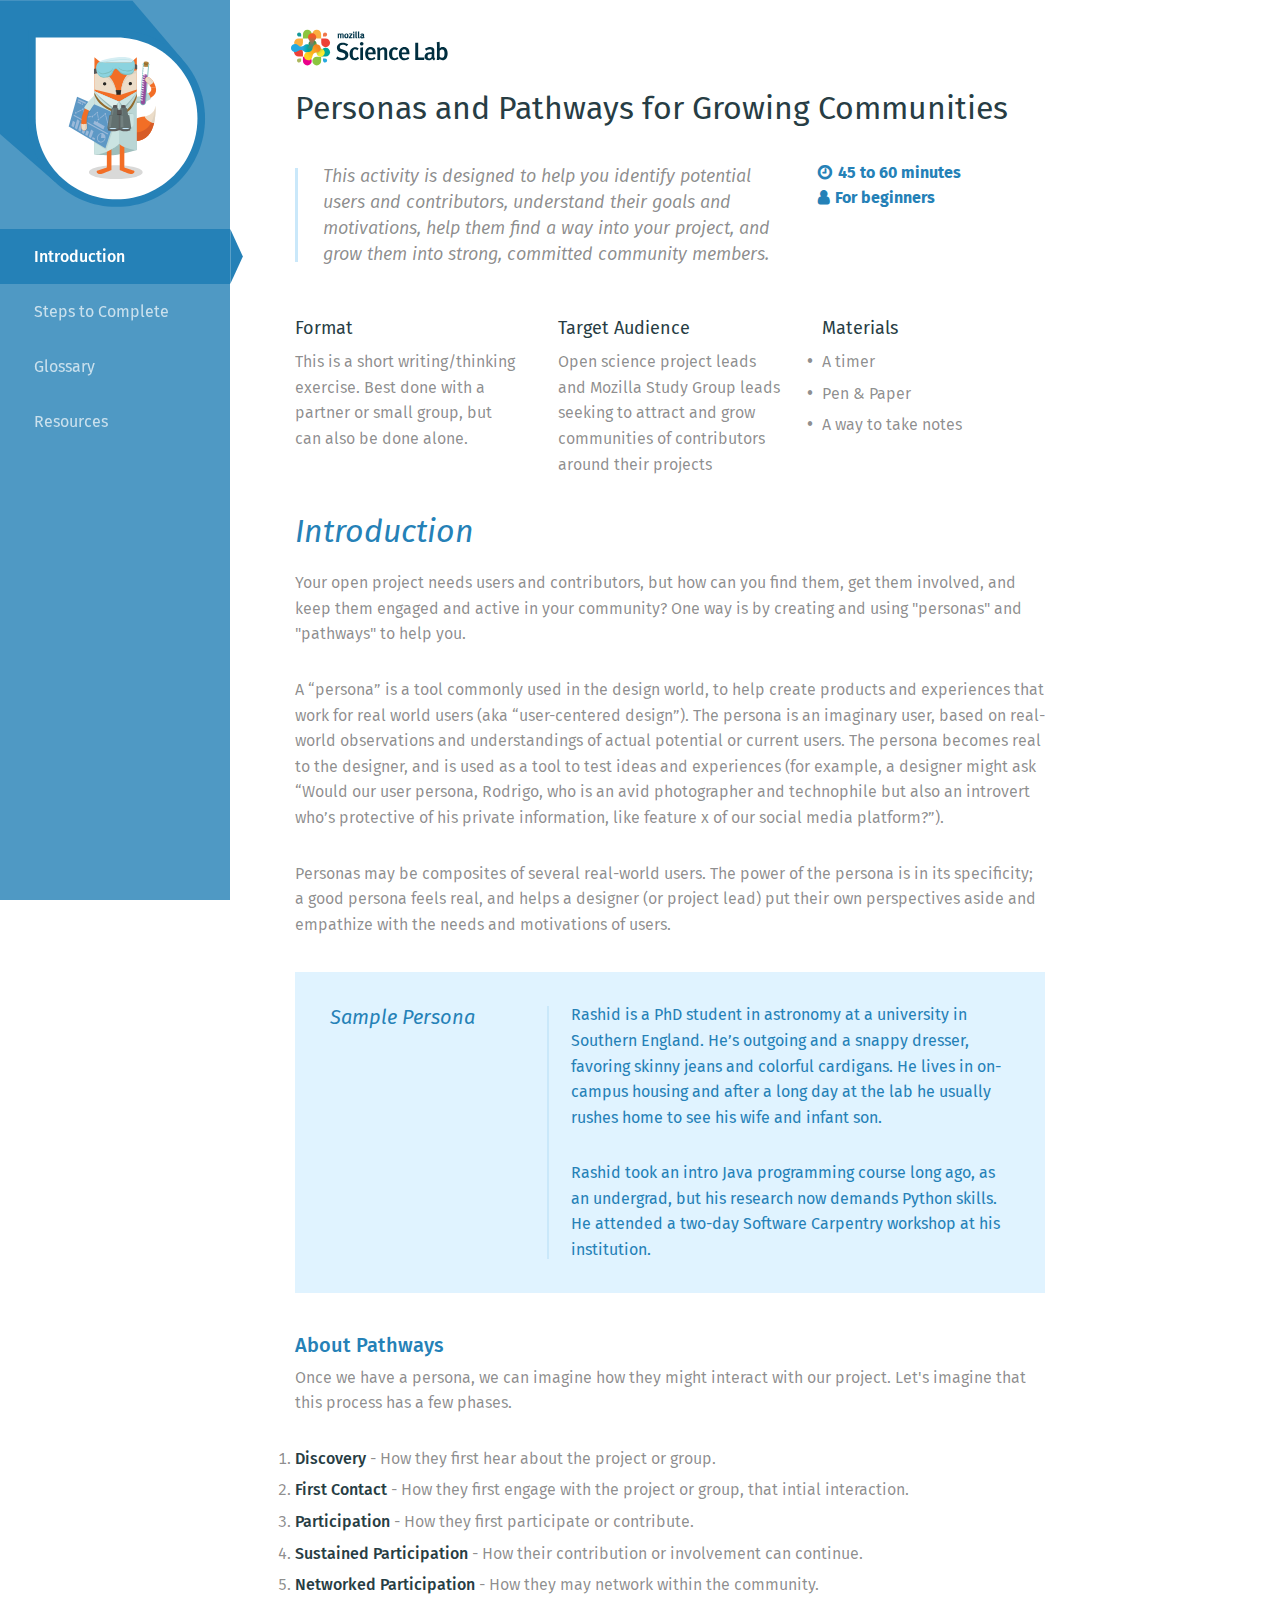
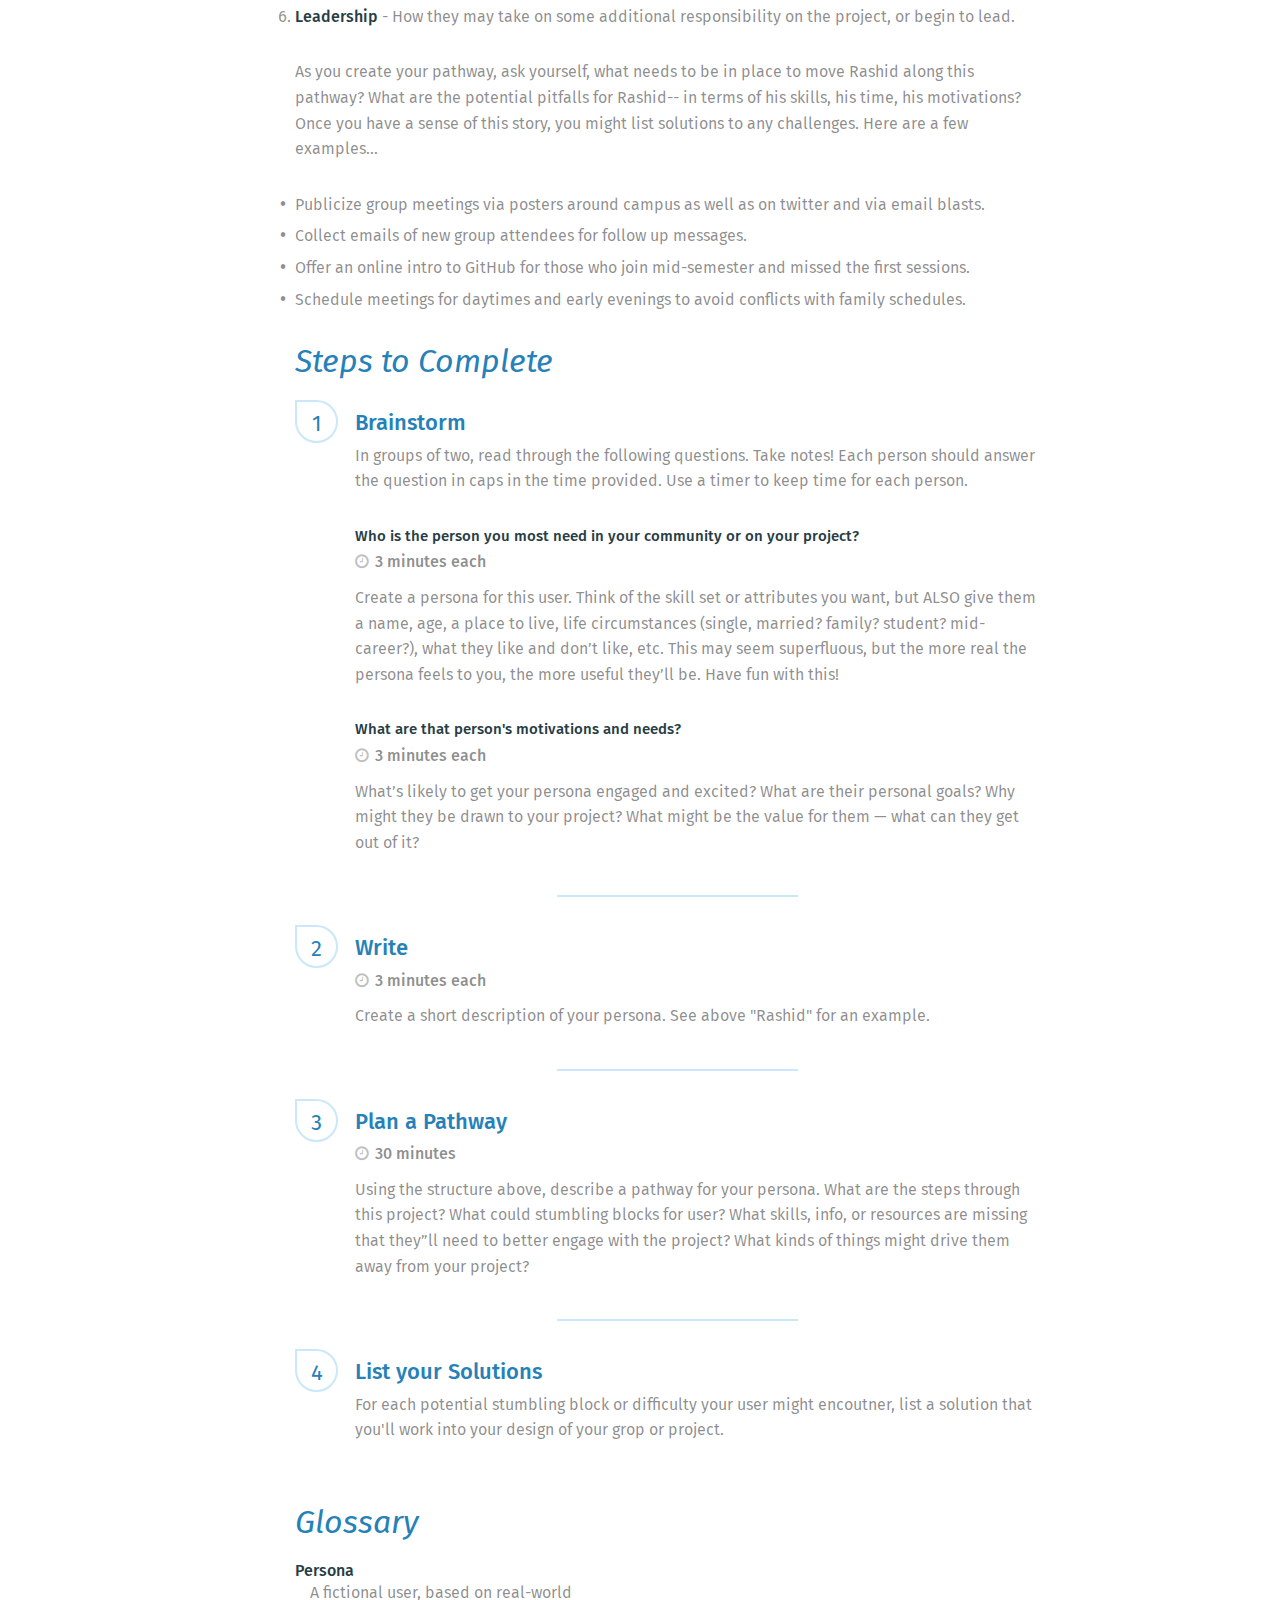
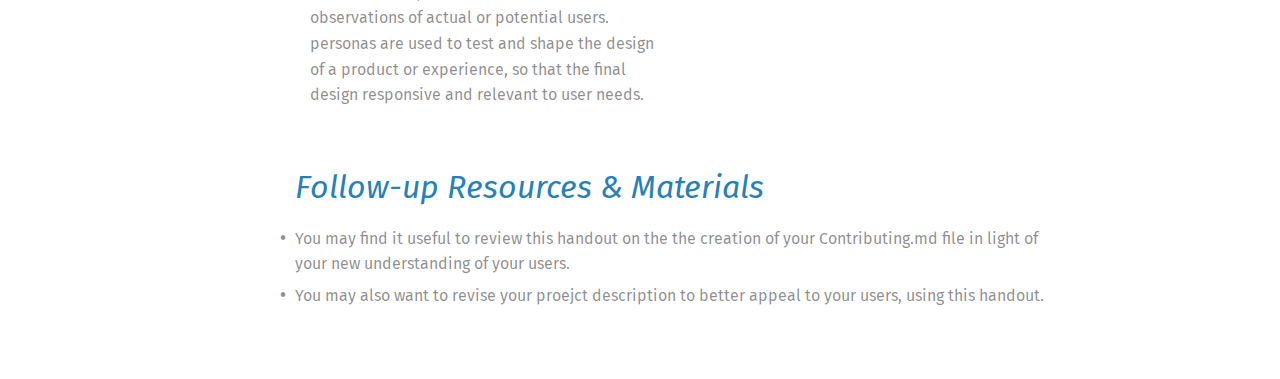
<file: template/index.html>
<!DOCTYPE html>
<html>
  <head>
    <title>Personas and Pathways for Growing Communities</title>
    <meta charset="utf-8">
    <meta name="viewport" content="width=device-width, initial-scale=1">
    <link href='https://fonts.googleapis.com/css?family=Fira+Sans:400,400italic,500,500italic,700' rel='stylesheet' type='text/css'>
    <link rel="stylesheet" href="https://maxcdn.bootstrapcdn.com/font-awesome/4.5.0/css/font-awesome.min.css">
    <link rel="stylesheet/less" href="css/style.less">
    <link rel="icon" type="image/ico" href="https://mozillascience.org/img/favicon.ico">

    <script src="https://code.jquery.com/jquery-2.1.4.min.js" type="text/javascript" charset="utf-8"></script>
    <script src="javascript/script.js" type="text/javascript" charset="utf-8"></script>
    <script>
      less = {
        env: "development",
        async: false,
        fileAsync: false,
        poll: 1000,
        functions: {},
        dumpLineNumbers: "comments",
        relativeUrls: false,
        rootpath: ":/a.com/"
      };
    </script>
    <script src="javascript/less.js" type="text/javascript"></script>
  </head>

  <body>
    <aside>
      <div class="image">
        <img src="images/science-fox.svg">
      </div>
      <nav>
        <a class="selected" href="#introduction">Introduction</a>
        <a href="#steps-to-complete">Steps to Complete</a>
        <a href="#glossary">Glossary</a>
        <a href="#resources">Resources</a>
      </nav>
    </aside>

    <article>
      <div class="logo">
        <a href="https://mozillascience.org" title="Mozilla Science Lab">
          <img src="images/science-lab-logo.svg" />
        </a>
      </div>

      <h1>Personas and Pathways for Growing Communities</h1>

      <div class="meta-information">
        <p class="summary">
          This activity is designed to help you identify potential users and contributors,
          understand their goals and motivations, help them find a way into your project,
          and grow them into strong, committed community members.
        </p>
        <div class="details">
          <time>45 to 60 minutes</time>
          <p class="difficulty">For beginners</p>
        </div>
      </div>

      <section class="presentation-details">
        <section>
          <h4>Format</h4>
          <p>
            This is a short writing/thinking exercise. Best done with a partner or small group,
            but can also be done alone.
          </p>
        </section>

        <section>
          <h4>Target Audience</h4>
          <p>
            Open science project leads and Mozilla Study Group leads seeking to attract and
            grow communities of contributors around their projects
          </p>
        </section>

        <section>
          <h4>Materials</h4>
          <ul>
            <li>A timer</li>
            <li>Pen &amp; Paper</li>
            <li>A way to take notes</li>
          </ul>
        </section>
      </section>

      <h2 id="introduction">Introduction</h2>

      <p>
        Your open project needs users and contributors, but how can you find them,
        get them involved, and keep them engaged and active in your community?
        One way is by creating and using "personas" and "pathways" to help you.
      </p>

      <p>
        A “persona” is a tool commonly used in the design world, to help create products
        and experiences that work for real world users (aka “user-centered design”).
        The persona is an imaginary user, based on real-world observations and understandings
        of actual potential or current users. The persona becomes real to the designer,
        and is used as a tool to test ideas and experiences (for example, a designer
        might ask “Would our user persona, Rodrigo, who is an avid photographer and
        technophile but also an introvert who’s protective of his private information,
        like feature x of our social media platform?”).
      </p>

      <p>
        Personas may be composites of several real-world users. The power of the
        persona is in its specificity; a good persona feels real, and helps a designer
        (or project lead) put their own perspectives aside and empathize with the needs
        and motivations of users.
      </p>

      <section class="example">
        <section class="title">
          <h1>Sample Persona</h1>
        </section>
        <section class="content">
          <p>
            Rashid is a PhD student in astronomy at a university in Southern England.
            He’s outgoing and a snappy dresser, favoring skinny jeans and colorful cardigans.
            He lives in on-campus housing and after a long day at the lab he usually rushes home
            to see his wife and infant son.
          </p>
          <p>
            Rashid took an intro Java programming course long ago,
            as an undergrad, but his research now demands Python skills. He attended a two-day
            Software Carpentry workshop at his institution.
          </p>
        </section>
      </section>

      <h3>About Pathways</h3>

      <p>
        Once we have a persona, we can imagine how they might interact with our project.
        Let's imagine that this process has a few phases.
      </p>

      <ol>
        <li><strong>Discovery</strong> - How they first hear about the project or group.</li>
        <li><strong>First Contact</strong> - How they first engage with the project or group, that intial interaction.</li>
        <li><strong>Participation</strong> - How they first participate or contribute.</li>
        <li><strong>Sustained Participation</strong> - How their contribution or involvement can continue.</li>
        <li><strong>Networked Participation</strong> - How they may network within the community.</li>
        <li><strong>Leadership</strong> - How they may take on some additional responsibility on the project, or begin to lead.</li>
      </ol>

      <p>
        As you create your pathway, ask yourself, what needs to be in place to move Rashid along this pathway?
        What are the potential pitfalls for Rashid-- in terms of his skills, his time, his motivations?
         Once you have a sense of this story, you might list solutions to any challenges.
         Here are a few examples&hellip;
      </p>

      <ul>
        <li>Publicize group meetings via posters around campus as well as on twitter and via email blasts.</li>
        <li>Collect emails of new group attendees for follow up messages.</li>
        <li>Offer an online intro to GitHub for those who join mid-semester and missed the first sessions.</li>
        <li>Schedule meetings for daytimes and early evenings to avoid conflicts with family schedules.</li>
      </ul>

      <h2 id="steps-to-complete">Steps to Complete</h2>

      <ol class="steps">
        <!-- Step 1 -->
        <li>
          <h1>Brainstorm</h1>
          <p>
            In groups of two, read through the following questions. Take notes! Each person
            should answer the question in caps in the time provided. Use a timer to keep
            time for each person.
          </p>

          <ul>
            <li>
              <h2>Who is the person you most need in your community or on your project?</h2>
              <time>3 minutes each</time>
              <p>
                Create a persona for this user. Think of the skill set or attributes you want,
                but ALSO give them a name, age, a place to live, life circumstances (single,
                married? family? student? mid-career?), what they like and don’t like, etc.
                This may seem superfluous, but the more real the persona feels to you, the
                more useful they’ll be. Have fun with this!
              </p>
            </li>

            <li>
              <h2>What are that person's motivations and needs?</h2>
              <time>3 minutes each</time>
              <p>
                What’s likely to get your persona engaged and excited? What are their personal
                goals? Why might they be drawn to your project? What might be the value for
                them &mdash; what can they get out of it?
              </p>
            </li>
          </ul>
        </li>

        <!-- Step 2 -->
        <li>
          <h1>Write</h1>
          <time>3 minutes each</time>
          <p>
            Create a short description of your persona. See above "Rashid" for an example.
          </p>
        </li>

        <!-- Step 3 -->
        <li>
          <h1>Plan a Pathway</h1>
          <time>30 minutes</time>
          <p>
            Using the structure above, describe a pathway for your persona. What are the steps through
            this project? What could stumbling blocks for user? What skills, info, or resources are
            missing that they”ll need to better engage with the project? What kinds of things might
            drive them away from your project?
          </p>
        </li>

        <!-- Step 4 -->
        <li>
          <h1>List your Solutions</h1>
          <p>
            For each potential stumbling block or difficulty your user might encoutner, list a solution
            that you'll work into your design of your grop or project.
          </p>
        </li>
      </ol>

      <h2 id="glossary">Glossary</h2>
      <section class="glossary">
        <section class="term">
          <h3>Persona</h3>
          <p>
            A fictional user, based on real-world observations of actual or potential users. personas are used
            to test and shape the design of a product or experience, so that the final design responsive
            and relevant to user needs.
          </p>
        </section>
      </section>

      <h2 id="resources">Follow-up Resources &amp; Materials</h2>
      <ul>
        <li>
          You may find it useful to review this handout on the the creation of your Contributing.md
          file in light of your new understanding of your users.
        </li>
        <li>
          You may also want to revise your proejct description to better appeal to your users, using this handout.
        </li>
      </ul>

      <!--
      <section class="resources">
        <section class="resource">
          <h4>Resource Name</h4>
          <a href="#">http://link.to/resource</a>
          <p>This is a description of the resource. Summarizes what it is, you know?</p>
        </section>
      </section>
      -->

    </article>
  </body>
</html>
</file>
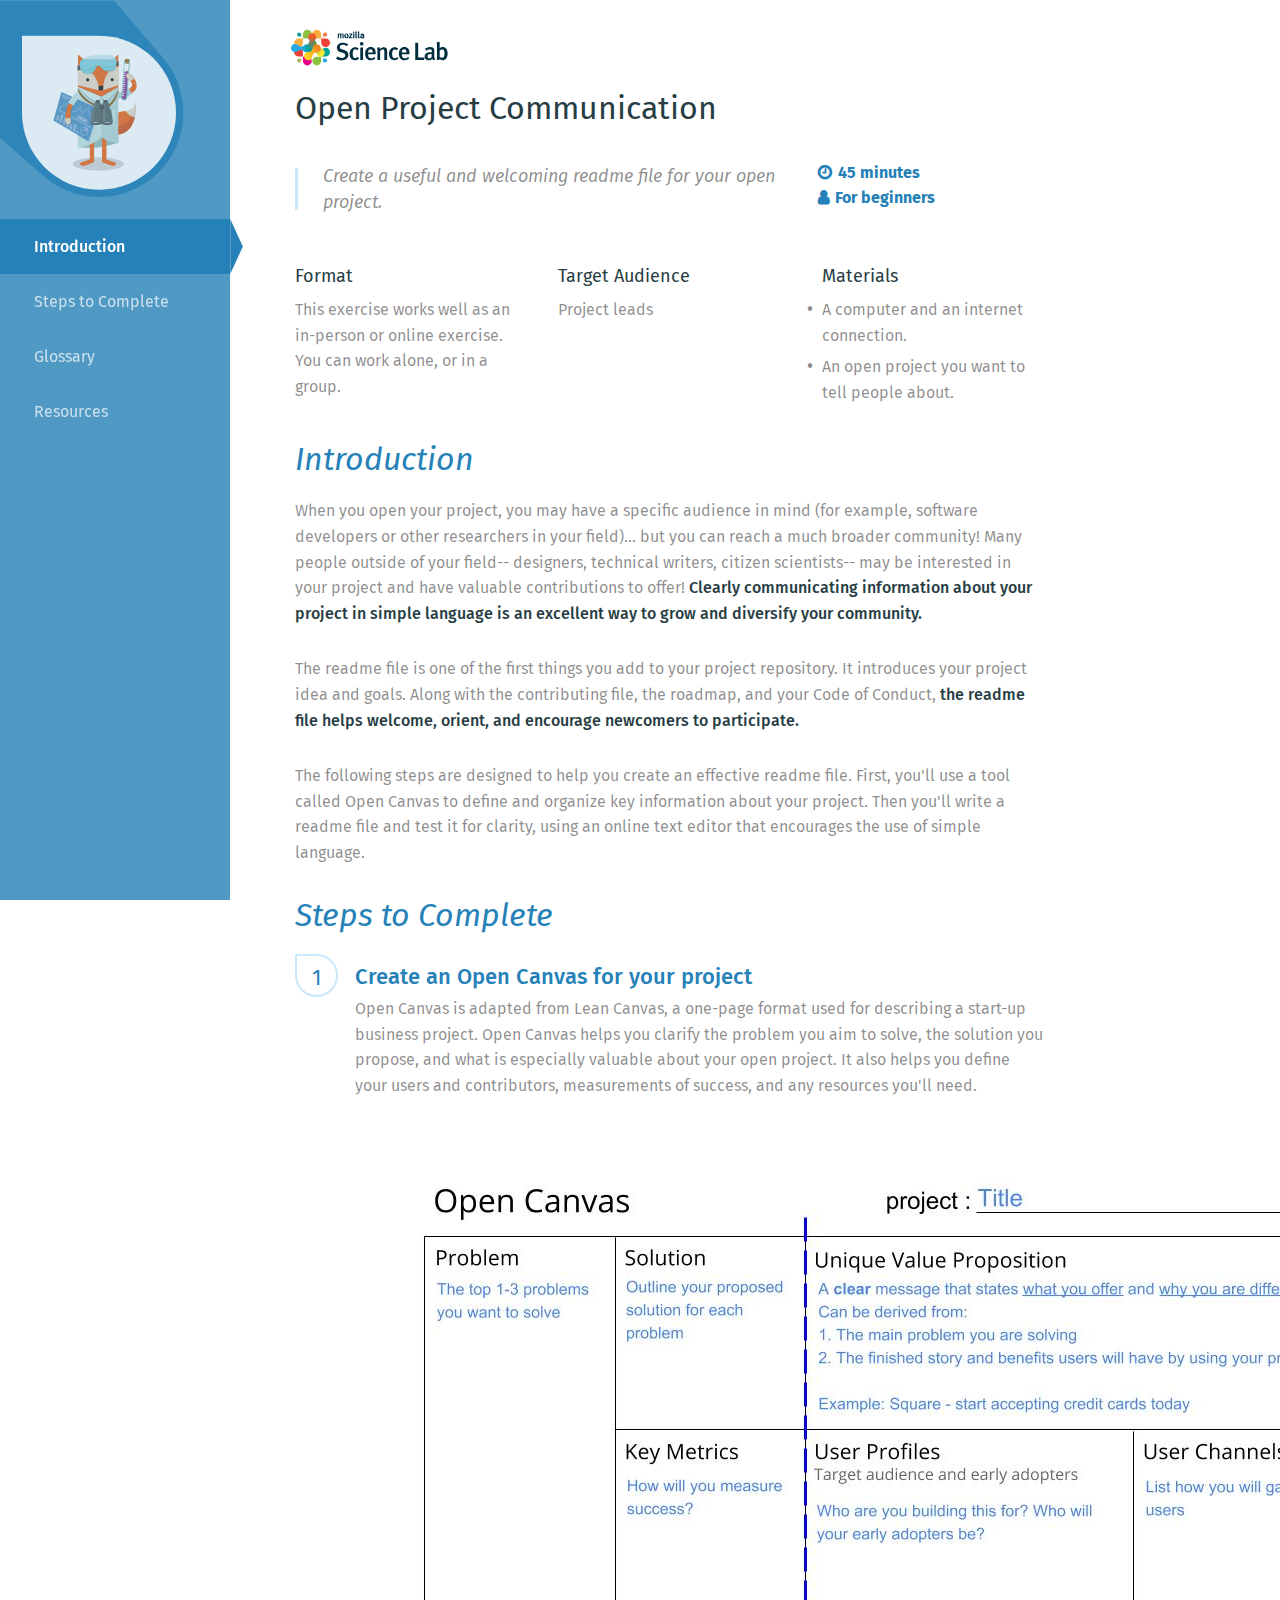
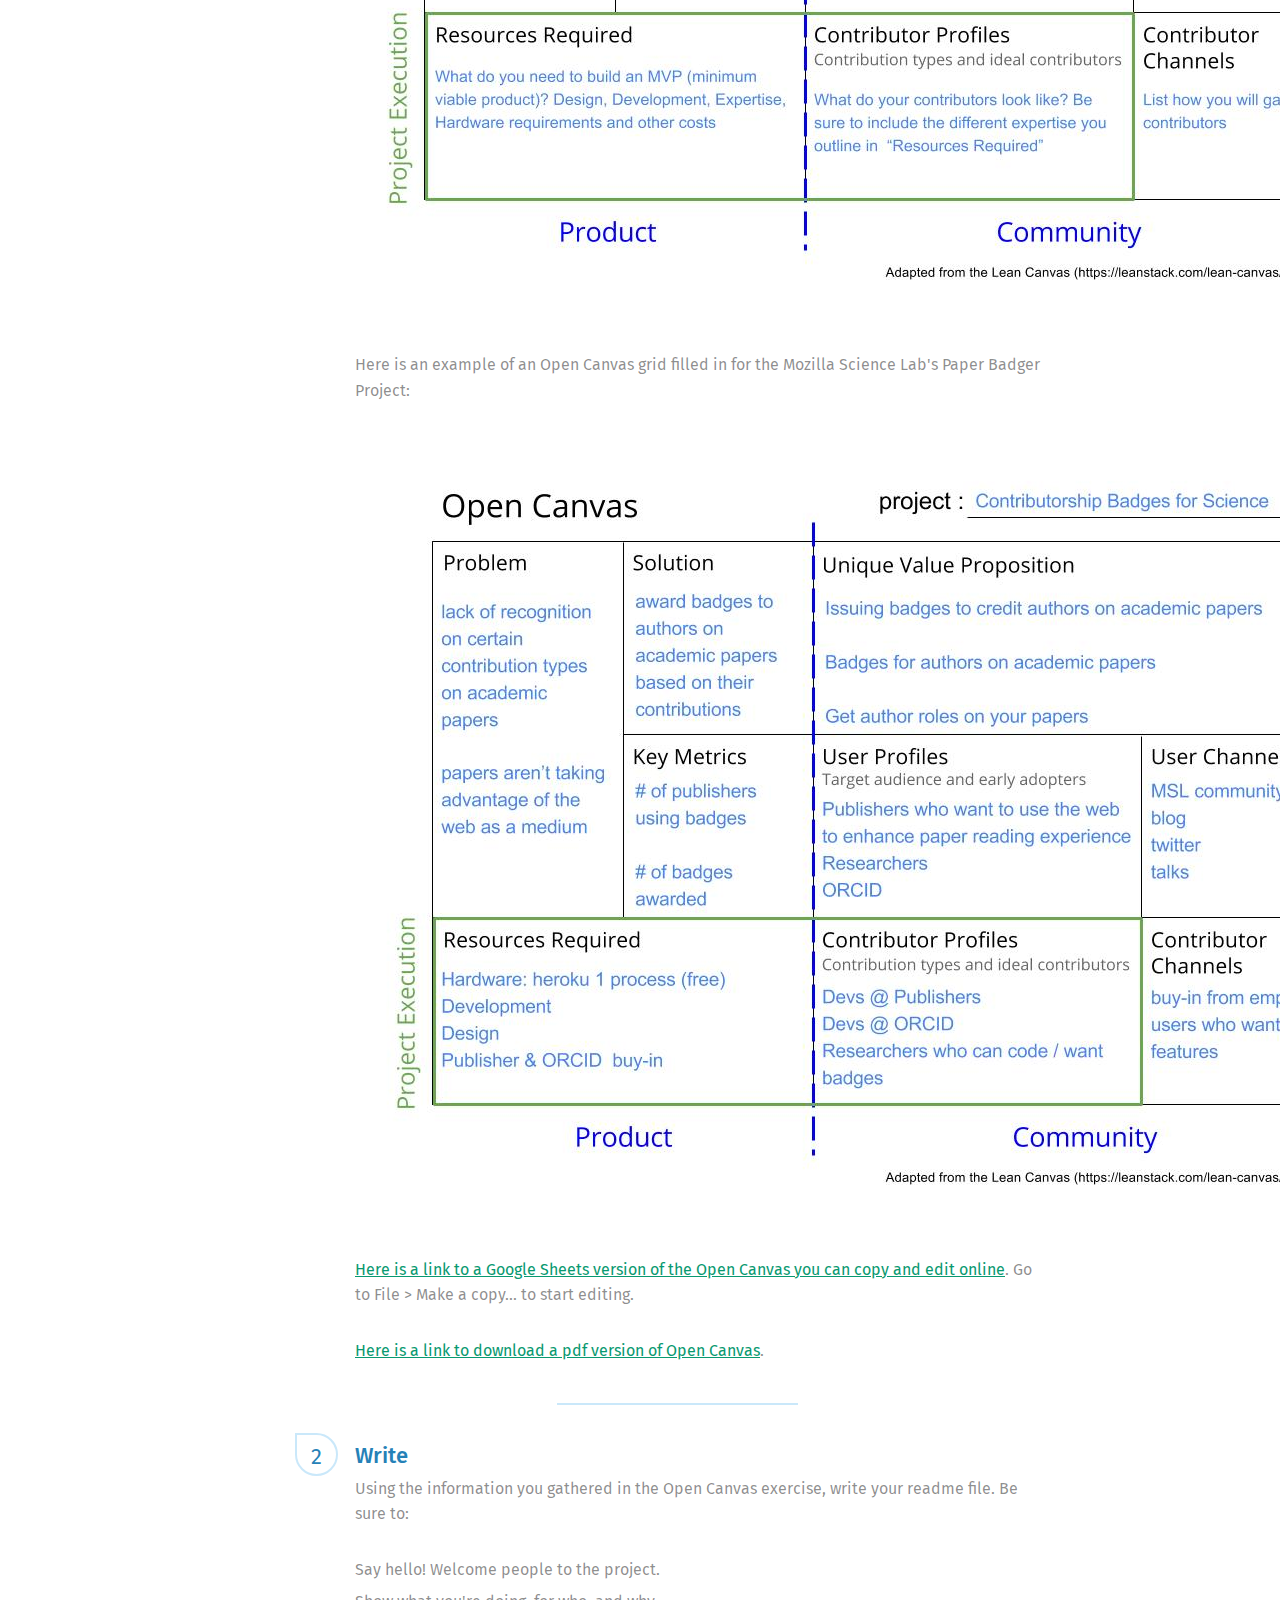
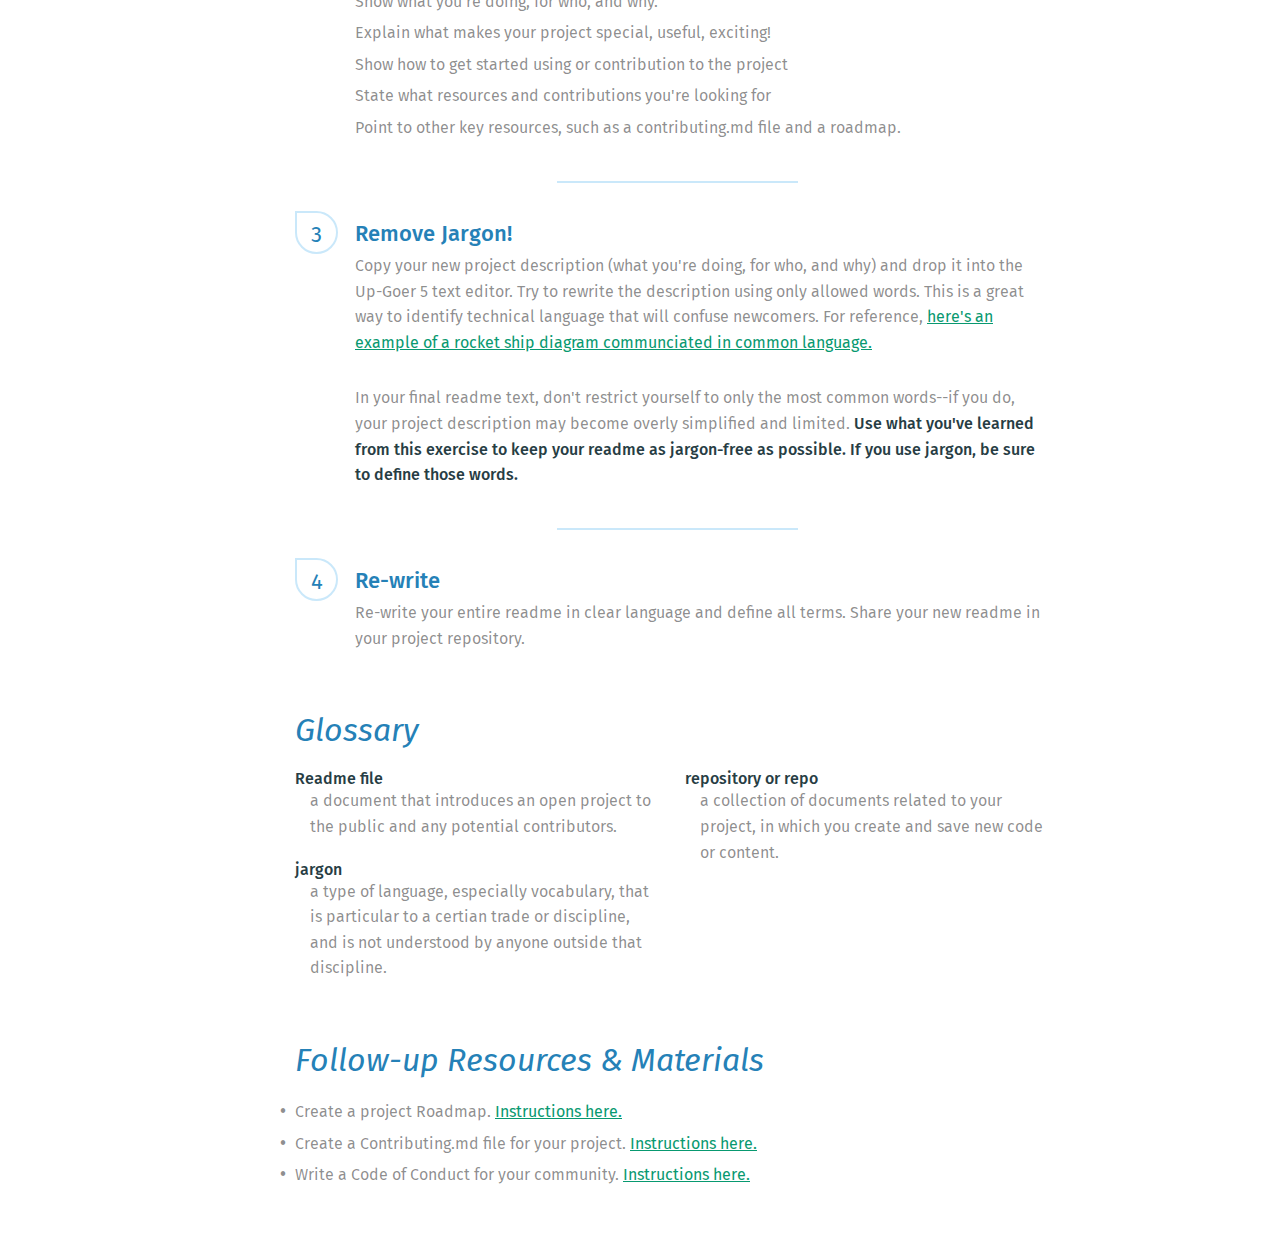
<file: writing_readme/index.html>
<!DOCTYPE html>
<html>
  <head>
    <title>Open Project Communication</title>
    <meta charset="utf-8">
    <meta name="viewport" content="width=device-width, initial-scale=1">
    <link href='https://fonts.googleapis.com/css?family=Fira+Sans:400,400italic,500,500italic,700' rel='stylesheet' type='text/css'>
    <link rel="stylesheet" href="https://maxcdn.bootstrapcdn.com/font-awesome/4.5.0/css/font-awesome.min.css">
    <link rel="stylesheet" href="../assets/css/style.css">
    <link rel="icon" type="image/ico" href="https://mozillascience.org/img/favicon.ico">

    <script src="https://code.jquery.com/jquery-2.1.4.min.js" type="text/javascript" charset="utf-8"></script>
    <script src="../assets/javascript/script.js" type="text/javascript" charset="utf-8"></script>
  </head>

  <body>
    <aside>
      <div class="logo">
        <a href="http://mozillascience.github.io/working-open-workshop/" title="WOW-Berlin Homepage">
          <img src="../assets/images/science-fox.svg" />
        </a>
      </div>
      <nav>
        <a class="selected" href="#introduction">Introduction</a>
        <a href="#steps-to-complete">Steps to Complete</a>
        <a href="#glossary">Glossary</a>
        <a href="#resources">Resources</a>
      </nav>
    </aside>

    <article>
      <div class="logo">
        <a href="https://mozillascience.org" title="Mozilla Science Lab">
          <img src="../assets/images/science-lab-logo.svg" />
        </a>
      </div>

      <h1>Open Project Communication</h1>

      <div class="meta-information">
        <p class="summary">
          Create a useful and welcoming readme file for your open project.
        </p>
        <div class="details">
          <time>45 minutes</time>
          <p class="difficulty">For beginners</p>
        </div>
      </div>

      <section class="presentation-details">
        <section>
          <h4>Format</h4>
          <p>
             This exercise works well as an in-person or online exercise. You can work alone, or in a group.
          </p>
        </section>

        <section>
          <h4>Target Audience</h4>
          <p>
            Project leads
          </p>
        </section>

        <section>
          <h4>Materials</h4>
          <ul>
            <li>A computer and an internet connection.</li>
            <li>An open project you want to tell people about.</li>
          </ul>
        </section>
      </section>

      <h2 id="introduction">Introduction</h2>

      <p>
       When you open your project, you may have a specific audience in mind (for example, software developers or other researchers in your field)... but you can reach a much broader community! Many people outside of your field-- designers, technical writers, citizen scientists-- may be interested in your project and have valuable contributions to offer! <strong>Clearly communicating information about your project in simple language is an excellent way to grow and diversify your community.<strong></p>

        <p>The readme file is one of the first things you add to your project repository. It introduces your project idea and goals. Along with the contributing file, the roadmap, and your Code of Conduct, <strong>the readme file helps welcome, orient, and encourage newcomers to participate.<strong> </p>

        <p>The following steps are designed to help you create an effective readme file. First, you'll use a tool called Open Canvas to define and organize key information about your project. Then you'll write a readme file and test it for clarity, using an online text editor that encourages the use of simple language.</p>

      <h2 id="steps-to-complete">Steps to Complete</h2>

      <ol class="steps">
        <!-- Step 1 -->
        <li>
          <h1>Create an Open Canvas for your project</h1>
          <p>
            Open Canvas is adapted from Lean Canvas, a one-page format used for describing a start-up business project. Open Canvas helps you clarify the problem you aim to solve, the solution you propose, and what is especially valuable about your open project. It also helps you define your users and contributors, measurements of success, and any resources you'll need.
          </p>
            <img src="../handouts/img/open_canvas_details.jpg">
            <p> Here is an example of an Open Canvas grid filled in for the Mozilla Science Lab's Paper Badger Project: </P>
            <img src="../handouts/img/badges_open_canvas.jpg">
<!--             <p> <a href= "https://mozillascience.github.io/working-open-workshop/open_canvas/">Here is a link to an editable version of Open Canvas</a>.</p>  -->
            <p> <a href="https://docs.google.com/spreadsheets/d/1JaOp0lfUXU3OwqMvI_SNSQX2KGLH8E-GnisTbOsjU90/edit#gid=0">Here is a link to a Google Sheets version of the Open Canvas you can copy and edit online</a>. Go to <b>File</b> > <b>Make a copy...</b> to start editing.</p>
            <p> <a href="https://drive.google.com/open?id=0B9UZnVcaoMU6WmRVYXFXbHhZaFU">Here is a link to download a pdf version of Open Canvas</a>.</p>
        <!-- Step 2 -->
        <li>
          <h1>Write</h1>
          <p>
            Using the information you gathered in the Open Canvas exercise, write your readme file. Be sure to: </p>
            <ul>
            <li>Say hello! Welcome people to the project.</li>
            <li>Show what you're doing, for who, and why. </li>
            <li>Explain what makes your project special, useful, exciting! </li>
            <li>Show how to get started using or contribution to the project</li>
            <li>State what resources and contributions you're looking for</li>
            <li>Point to other key resources, such as a contributing.md file and a roadmap.</li>
          </ul>
        </li>

        <li>
          <h1>Remove Jargon!</h1>
          <p>
            Copy your new project description (what you're doing, for who, and why) and drop it into the Up-Goer 5 text editor. Try to rewrite the description using only allowed words. This is a great way to identify technical language that will confuse newcomers. For reference, <a href= "http://xkcd.com/1133/">here's an example of a rocket ship diagram communciated in common language.</a>

            <p>In your final readme text, don't restrict yourself to only the most common words--if you do, your project description may become overly simplified and limited. <strong>Use what you've learned from this exercise to keep your readme as jargon-free as possible. If you use jargon, be sure to define those words. </strong></p>
          </p>
        </li>
        <li>
          <h1>Re-write</h1>
          <p>
            Re-write your entire readme in clear language and define all terms. Share your new readme in your project repository.
        </li>
      </ol>

      <h2 id="glossary">Glossary</h2>
      <section class="glossary">
        <section class="term">
          <h3>Readme file</h3>
          <p>
             a document that introduces an open project to the public and any potential contributors.
          </p>
        </section>

        <section class="term">
          <h3>jargon</h3>
          <p>
             a type of language, especially vocabulary, that is particular to a certian trade or discipline, and is not understood by anyone outside that discipline.
          </p>
        </section>

        <section class="term">
          <h3>repository or repo</h3>
          <p>
             a collection of documents related to your project, in which you create and save new code or content.
          </p>
        </section>
        </section>

      <h2 id="resources">Follow-up Resources &amp; Materials</h2>
      <ul>
        <li>
          Create a project Roadmap. <a href = "http://mozillascience.github.io/working-open-workshop/roadmapping/">Instructions here. </a>
        </li>
        <li>
          Create a Contributing.md file for your project. <a href = "http://mozillascience.github.io/working-open-workshop/contributing/">Instructions here. </a>
        </li>
        <li>
          Write a Code of Conduct for your community. <a href = "http://mozillascience.github.io/working-open-workshop/code_of_conduct/">Instructions here. </a>
        </li>
      </ul>

      <!--
      <section class="resources">
        <section class="resource">
          <h4>Resource Name</h4>
          <a href="#">http://link.to/resource</a>
          <p>This is a description of the resource. Summarizes what it is, you know?</p>
        </section>
      </section>
      -->

    </article>
  </body>
</html>
</file>
<file: assets/css/style.css>
/*
  Do not make manual changes to this stylesheet.
  To make style changes, edit the "style-dev.less" file while previewing the /dev_template/index.html file.
  When you're ready, use http://lesscss.org/less-preview/ to compile the .less file into CSS and
  replace the CSS below this message with the output.
  Note: for background images from the assets folder.. remove "assets" from the url() delaration
  This -    background: url(../assets/images/nav-selected-indicator.svg);
  Becomes - background: url(../images/nav-selected-indicator.svg);
*/

body {
  font-family: "Fira Sans", "Helvetica Neue", Helvetica, Arial, sans-serif;
  font-size: 16px;
  padding: 0;
  margin: 0;
}
body * {
  padding: 0;
  margin: 0;
  font-size: inherit;
  font-weight: 400;
}
h1 {
  font-size: 32px;
  margin: 0 0 35px 0;
  color: #273D44;
  position: relative;
  line-height: 120%;
}
h2 {
  font-size: 32px;
  font-style: italic;
  color: #2581B7;
  margin: 30px 0 20px 0;
}
h3 {
  color: #2581B7;
  font-size: 20px;
  font-weight: 500;
  margin: 20px 0 8px 0;
}
h4 {
  color: #273D44;
  margin: 0 0 10px 0;
  font-size: 18px;
}
p,
li {
  color: rgba(0, 0, 0, 0.45);
  line-height: 160%;
}
ul,
ol {
  margin: 0 0 30px 0;
}
ul li,
ol li {
  margin-bottom: 6px;
}
ul li {
  list-style-type: none;
  position: relative;
}
ul li:before {
  content: ".";
  position: absolute;
  left: -15px;
  font-weight: 700;
  color: inherit;
  font-size: 25px;
  top: -6px;
}
strong {
  font-weight: 500;
  color: #273D44;
}
p {
  margin: 0 0 30px 0;
}
a {
  color: #089970;
  transition: background 0.05s ease-out;
}
a:hover {
  background: #E4F7F0;
}
article {
  max-width: 750px;
  min-width: 500px;
  position: relative;
  padding: 20px 0 40px 295px;
  margin-right: 55px;
  z-index: 1;
}
.logo {
  position: relative;
  left: -12px;
  width: 175px;
  margin-bottom: 10px;
}
.logo a:hover {
  background: none;
  opacity: .8;
}
.example {
  display: flex;
  margin: 35px 0 40px 0;
  background: #E0F3FF;
  color: #2581B7;
  padding: 30px 35px;
}
.example .title {
  flex: 1;
  color: inherit;
}
.example .title h1 {
  width: 100%;
  padding: 0 0 2px 0;
  font-size: 20px;
  font-style: italic;
  position: relative;
  top: 3px;
  color: inherit;
}
.example .content {
  flex: 2;
  color: inherit;
  position: relative;
  padding-left: 22px;
}
.example .content:after {
  content: "";
  width: 2px;
  left: -2px;
  top: 4px;
  height: calc(100% - 8px);
  position: absolute;
  background: #CAE8FA;
}
.example .content p:last-child {
  margin: 0;
}
.example .content * {
  color: inherit;
}
.meta-information {
  display: flex;
  margin: 0 -20px 50px -20px;
}
.meta-information .summary,
.meta-information .details {
  margin: 0 20px;
}
.meta-information .summary {
  flex: 2;
  font-size: 18px;
  line-height: 145%;
  padding: 0 0 0 28px;
  font-style: italic;
  position: relative;
}
.meta-information .summary:after {
  content: "";
  width: 3px;
  height: calc(100% - 10px);
  left: 0;
  top: 5px;
  position: absolute;
  background: #CAE8FA;
}
.meta-information .details {
  flex: 1;
}
.meta-information .details time,
.meta-information .details .difficulty {
  color: #2581B7;
  font-weight: 700;
  margin-bottom: 3px;
  display: block;
}
.meta-information .details time:before {
  content: "\f017";
  font-family: FontAwesome;
  margin-right: 6px;
}
.meta-information .details .difficulty:before {
  content: "\f007";
  font-family: FontAwesome;
  margin-right: 6px;
}
.presentation-details {
  display: flex;
  margin: 0 -20px 35px -20px;
}
.presentation-details section {
  flex: 1;
  margin: 0 20px;
}
.presentation-details section :last-child {
  margin-bottom: 0;
}
aside {
  background: #4F99C4;
  position: fixed;
  height: 100vh;
  width: 230px;
  top: 0;
  z-index: 2;
}
aside .image {
  position: relative;
}
aside .image img {
  width: calc(100% - 20px);
}
/* Left-side Navigation */
nav {
  padding: 0;
  margin: 15px 0 80px 0;
  list-style-type: none;
  position: relative;
}
nav a {
  display: block;
  position: relative;
  text-decoration: none;
  color: rgba(255, 255, 255, 0.7);
  padding: 18px 34px;
  transition: background 0.05s ease-out;
}
nav a.selected,
nav a.selected:hover {
  background: #2581B7;
  color: white;
  font-weight: 500;
}
nav a:hover {
  background: #2F8DBC;
  color: #ffffff;
}
nav a:after {
  content: "";
  background: url(../images/nav-selected-indicator.svg);
  background-position: top left;
  background-repeat: no-repeat;
  background-size: contain;
  height: 100%;
  width: 20px;
  position: absolute;
  top: 0;
  right: 0;
  opacity: 0;
  transition: all 0.075s ease-out;
}
nav a.selected {
  color: #ffffff;
}
nav a.selected:after {
  opacity: 1;
  right: -20px;
}
/*The steps to complete list*/
.steps {
  margin: 30px 0 50px 0;
  padding: 0 0 0 60px;
}
.steps h1 {
  font-weight: 500;
  font-size: 22px;
  margin: 0 0 6px 0;
  padding: 0;
  color: #2581B7;
}
.steps time {
  margin: 0 0 10px 0;
  display: block;
  color: rgba(0, 0, 0, 0.45);
  font-weight: 500;
}
.steps time:before {
  content: "\f017";
  font-family: FontAwesome;
  margin-right: 6px;
  color: rgba(0, 0, 0, 0.25);
}
.steps > ol {
  padding: 0;
}
.steps > li {
  list-style-type: none;
  position: relative;
  padding: 0 0 10px 0;
  margin: 0 0 40px 0;
}
.steps > li:not(:last-child):after {
  content: "";
  position: absolute;
  bottom: -2px;
  height: 2px;
  background: #CAE8FA;
  width: 35%;
  left: calc(22% + 50px);
}
.steps > li:last-child {
  border: none;
  margin: 0;
}
.steps > li:last-child :last-child {
  margin: 0;
}
.steps > li:before {
  position: absolute;
  left: -60px;
  top: -10px;
  font-weight: 400;
  font-size: 22px;
  color: #2581B7;
  border: solid 2px #CAE8FA;
  height: 43px;
  width: 43px;
  text-align: center;
  box-sizing: border-box;
  padding-top: 9px;
  border-radius: 0 50% 50% 50%;
}
.steps > li:nth-child(1):before {
  content: ' 1 ';
}
.steps > li:nth-child(2):before {
  content: ' 2 ';
}
.steps > li:nth-child(3):before {
  content: ' 3 ';
}
.steps > li:nth-child(4):before {
  content: ' 4 ';
}
.steps > li:nth-child(5):before {
  content: ' 5 ';
}
.steps > li:nth-child(6):before {
  content: ' 6 ';
}
.steps > li:nth-child(7):before {
  content: ' 7 ';
}
.steps > li:nth-child(8):before {
  content: ' 8 ';
}
.steps > li:nth-child(9):before {
  content: ' 9 ';
}
.steps > li:nth-child(10):before {
  content: ' 10 ';
}
.steps ul,
.steps ol {
  padding: 0;
}
.steps ul li,
.steps ol li {
  list-style-type: none;
}
.steps ul li:before,
.steps ol li:before {
  display: none;
}
.steps ul li h2,
.steps ol li h2 {
  font-size: 15px;
  color: #273D44;
  font-style: normal;
  font-weight: 500;
  margin: 0;
}
.glossary {
  -webkit-column-count: 2;
  -moz-column-count: 2;
  column-count: 2;
  -webkit-column-gap: 30px;
  -moz-column-gap: 30px;
  column-gap: 30px;
  margin: 0 0 40px 0;
}
.glossary .term {
  -webkit-column-break-inside: avoid;
  column-break-inside: avoid;
  display: table;
}
.glossary .term h3 {
  font-weight: 500;
  font-size: 16px;
  color: #273D44;
  margin: 0;
}
.glossary .term p {
  margin-bottom: 20px;
  margin-left: 15px;
}
.resources {
  -webkit-column-count: 2;
  -moz-column-count: 2;
  column-count: 2;
  -webkit-column-gap: 30px;
  -moz-column-gap: 30px;
  column-gap: 30px;
  padding-bottom: 30px;
}
.resources .resource {
  -webkit-column-break-inside: avoid;
  break-inside: avoid;
  padding-bottom: 25px;
}
.resources .resource h4 {
  margin: 0;
  padding: 0;
  font-size: 15px;
  font-weight: 500;
  line-height: 17px;
}
.resources .resource p {
  margin: 10px 0 0 0;
}
</file>
